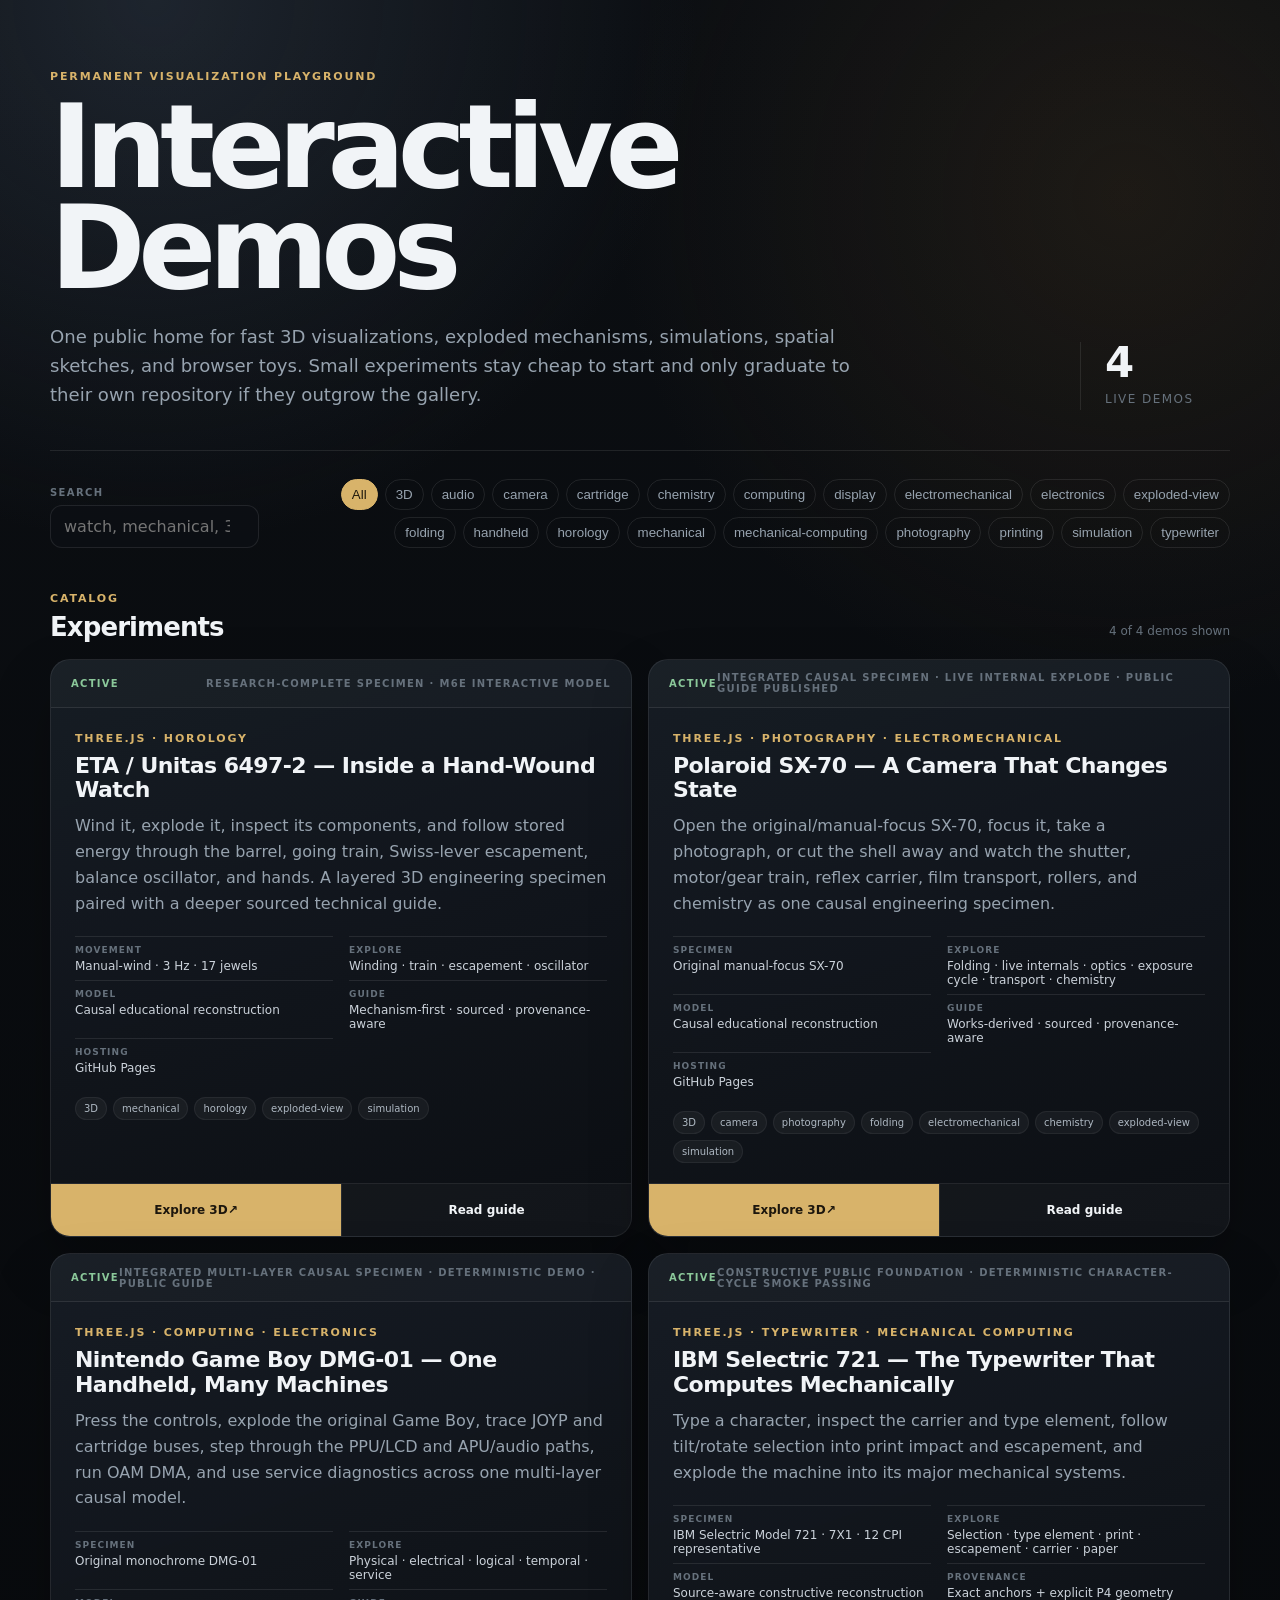
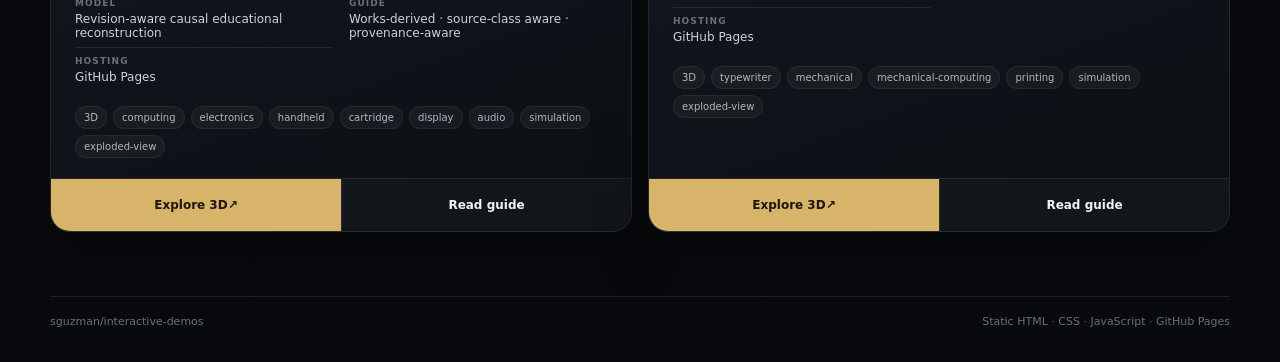
<file: index.html>
<!doctype html>
<html lang="en">
<head>
  <meta charset="UTF-8" />
  <meta name="viewport" content="width=device-width, initial-scale=1.0" />
  <meta name="description" content="A permanent gallery of interactive 3D visualizations, simulations, and browser experiments." />
  <title>Interactive Demos</title>
  <link rel="stylesheet" href="./gallery.css" />
</head>
<body>
  <main class="shell">
    <header class="hero">
      <div class="eyebrow">PERMANENT VISUALIZATION PLAYGROUND</div>
      <div class="hero-row">
        <div>
          <h1>Interactive Demos</h1>
          <p class="lede">
            One public home for fast 3D visualizations, exploded mechanisms, simulations,
            spatial sketches, and browser toys. Small experiments stay cheap to start and
            only graduate to their own repository if they outgrow the gallery.
          </p>
        </div>
        <div class="hero-stat" aria-label="gallery purpose">
          <strong id="demoCount">—</strong>
          <span>live demos</span>
        </div>
      </div>
    </header>

    <section class="toolbar" aria-label="Gallery controls">
      <label class="search-box">
        <span>Search</span>
        <input id="search" type="search" placeholder="watch, mechanical, 3D…" autocomplete="off" />
      </label>
      <div id="tagFilters" class="tag-filters" aria-label="Tag filters"></div>
    </section>

    <section>
      <div class="section-heading">
        <div>
          <div class="eyebrow">CATALOG</div>
          <h2>Experiments</h2>
        </div>
        <p id="resultSummary">Loading gallery manifest…</p>
      </div>
      <div id="gallery" class="grid" aria-live="polite"></div>
      <div id="emptyState" class="empty" hidden>No demos match that filter.</div>
    </section>

    <footer>
      <span>sguzman/interactive-demos</span>
      <span>Static HTML · CSS · JavaScript · GitHub Pages</span>
    </footer>
  </main>

  <template id="cardTemplate">
    <article class="card">
      <div class="card-topline">
        <span class="status"></span>
        <span class="maturity"></span>
      </div>
      <div class="card-body">
        <div class="eyebrow kind"></div>
        <h3></h3>
        <p class="summary"></p>
        <dl class="facts"></dl>
        <div class="tags"></div>
      </div>
      <div class="card-actions">
        <a class="primary launch">Explore 3D <span aria-hidden="true">↗</span></a>
        <a class="secondary docs">Read guide</a>
      </div>
    </article>
  </template>

  <script type="module" src="./gallery.js"></script>
</body>
</html>
</file>
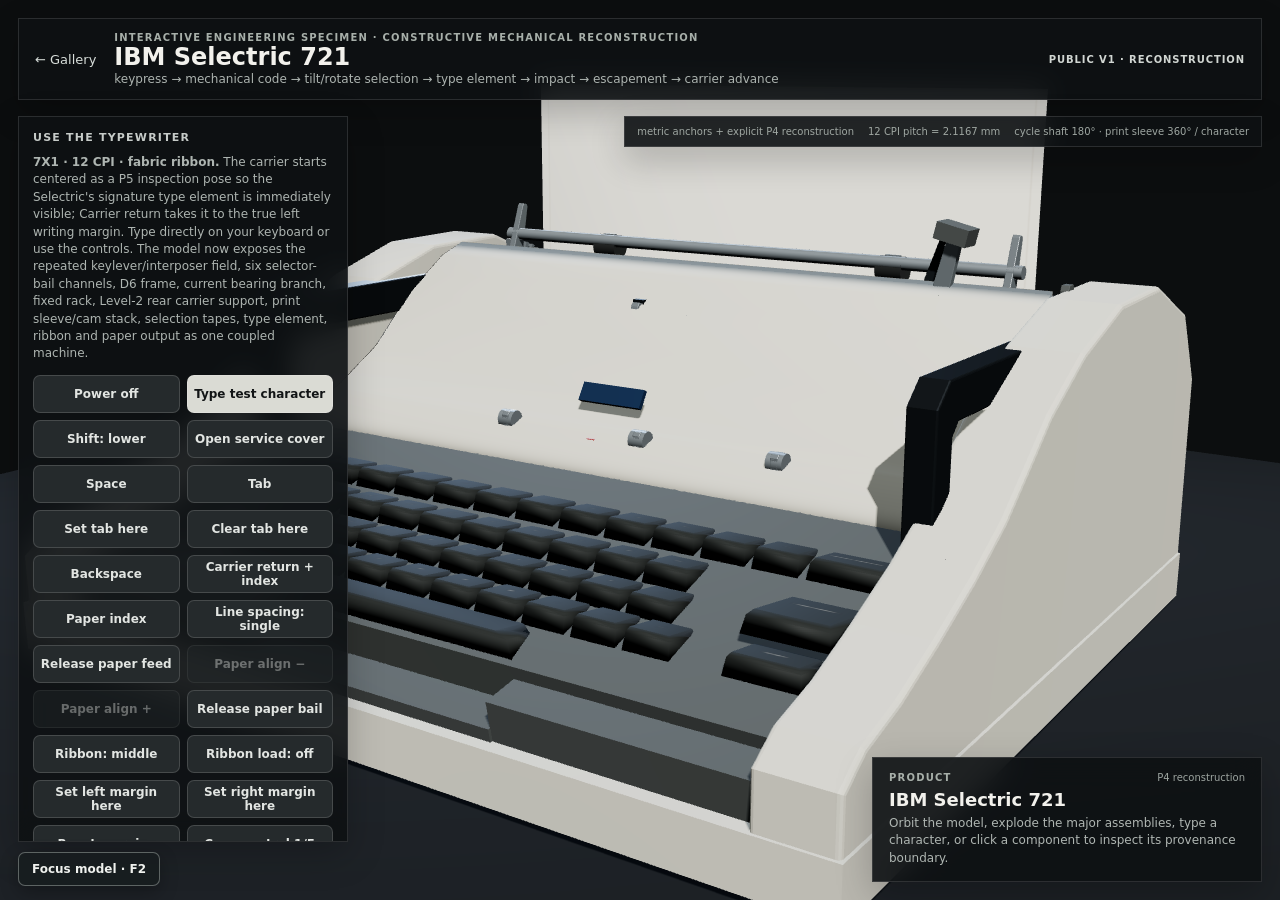
<file: ibm-selectric-721/index.html>
<!doctype html>
<html lang="en">
<head>
  <meta charset="UTF-8" />
  <meta name="viewport" content="width=device-width, initial-scale=1.0" />
  <meta name="description" content="Interactive constructive engineering reconstruction of an IBM Selectric Model 721 typewriter." />
  <title>IBM Selectric 721 — Interactive Engineering Specimen</title>
  <link rel="stylesheet" href="./style.css" />
  <script type="importmap">
  {"imports":{"three":"../vendor/three/three.module.min.js","three/addons/":"../vendor/three/addons/"}}
  </script>
</head>
<body>
<div id="app">
  <canvas id="scene"></canvas>
  <button id="focusToggle" class="focus-toggle" type="button" aria-pressed="false" aria-keyshortcuts="F2" title="Hide or restore inspection panels (F2)">Focus model · F2</button>

  <header class="topbar panel">
    <a class="gallery-link" href="../">← Gallery</a>
    <div class="identity">
      <div class="eyebrow">INTERACTIVE ENGINEERING SPECIMEN · CONSTRUCTIVE MECHANICAL RECONSTRUCTION</div>
      <h1>IBM Selectric 721</h1>
      <p>keypress → mechanical code → tilt/rotate selection → type element → impact → escapement → carrier advance</p>
    </div>
    <span class="status">PUBLIC V1 · RECONSTRUCTION</span>
  </header>

  <aside class="controls panel" aria-label="Selectric controls">
    <section>
      <div class="section-title">Use the typewriter</div>
      <p class="intro"><strong>7X1 · 12 CPI · fabric ribbon.</strong> The carrier starts centered as a P5 inspection pose so the Selectric's signature type element is immediately visible; Carrier return takes it to the true left writing margin. Type directly on your keyboard or use the controls. The model now exposes the repeated keylever/interposer field, six selector-bail channels, D6 frame, current bearing branch, fixed rack, Level-2 rear carrier support, print sleeve/cam stack, selection tapes, type element, ribbon and paper output as one coupled machine.</p>
      <div class="action-grid">
        <button id="powerBtn" class="secondary">Power off</button>
        <button id="typeBtn">Type test character</button>
        <button id="shiftBtn" class="secondary">Shift: lower</button>
        <button id="coverBtn" class="secondary">Open service cover</button>
        <button id="spaceBtn" class="secondary">Space</button>
        <button id="tabBtn" class="secondary">Tab</button>
        <button id="tabSetBtn" class="secondary">Set tab here</button>
        <button id="tabClearBtn" class="secondary">Clear tab here</button>
        <button id="backspaceBtn" class="secondary">Backspace</button>
        <button id="returnBtn" class="secondary">Carrier return + index</button>
        <button id="indexBtn" class="secondary">Paper index</button>
        <button id="lineSpacingBtn" class="secondary">Line spacing: single</button>
        <button id="paperReleaseBtn" class="secondary">Release paper feed</button>
        <button id="paperAlignBackBtn" class="secondary" disabled>Paper align −</button>
        <button id="paperAlignForwardBtn" class="secondary" disabled>Paper align +</button>
        <button id="paperBailBtn" class="secondary">Release paper bail</button>
        <button id="ribbonModeBtn" class="secondary">Ribbon: middle</button>
        <button id="ribbonLoadBtn" class="secondary">Ribbon load: off</button>
        <button id="marginLeftBtn" class="secondary">Set left margin here</button>
        <button id="marginRightBtn" class="secondary">Set right margin here</button>
        <button id="marginResetBtn" class="secondary">Reset margins</button>
        <button id="copyControlBtn" class="secondary">Copy control 1/5</button>
        <button id="platenVariableBtn" class="secondary">Free platen variable</button>
        <button id="platenBackBtn" class="secondary" disabled>Manual platen −</button>
        <button id="platenForwardBtn" class="secondary" disabled>Manual platen +</button>
        <button id="resetBtn" class="secondary">Reset</button>
      </div>

      <label class="range-row" for="explode"><span>Exploded inspection</span><output id="explodeValue">0%</output></label>
      <input id="explode" type="range" min="0" max="100" value="0" />

      <label class="range-row" for="bailLeft"><span>Left bail roller · P5 travel</span><output id="bailLeftValue">40%</output></label>
      <input id="bailLeft" type="range" min="0" max="100" value="40" />
      <label class="range-row" for="bailRight"><span>Right bail roller · P5 travel</span><output id="bailRightValue">40%</output></label>
      <input id="bailRight" type="range" min="0" max="100" value="40" />

      <div class="state-grid">
        <div><span>Power</span><output id="powerState">RUNNING</output></div>
        <div><span>Carrier</span><output id="carrierState">—</output></div>
        <div><span>Cycle</span><output id="cycleState">C0_REST</output></div>
        <div><span>Selection</span><output id="selectionState">T0 · R0</output></div>
        <div><span>Shift</span><output id="shiftState">LOWER HEMISPHERE</output></div>
        <div><span>Ribbon lift</span><output id="ribbonState">0%</output></div>
        <div><span>Ribbon mode</span><output id="ribbonModeState">MIDDLE</output></div>
        <div><span>Ribbon load</span><output id="ribbonLoadState">OFF</output></div>
        <div><span>Margins L / R</span><output id="marginState">0 / 0 COL</output></div>
        <div><span>Tab stops</span><output id="tabStopsState">12</output></div>
        <div><span>Paper feed</span><output id="feedState">ENGAGED</output></div>
        <div><span>Paper bail</span><output id="paperBailState">AGAINST PLATEN</output></div>
        <div><span>Copy control</span><output id="copyControlState">1 / 5</output></div>
        <div><span>Platen variable</span><output id="platenVariableState">COUPLED</output></div>
        <div><span>Line spacing</span><output id="lineSpacingState">SINGLE · 1 TOOTH</output></div>
        <div><span>Line</span><output id="lineState">0</output></div>
        <div><span>Character</span><output id="characterState">a</output></div>
        <div><span>6-channel code</span><output id="codeState">000000</output></div>
      </div>

      <div class="section-title sub">Inspection view</div>
      <div class="view-grid">
        <button class="secondary active" data-view="product">Product</button>
        <button class="secondary" data-view="carrier">Carrier / typeball</button>
        <button class="secondary" data-view="selection">Selection</button>
        <button class="secondary" data-view="ribbon">Ribbon / print</button>
        <button class="secondary" data-view="paper">Paper / platen</button>
        <button class="secondary" data-view="rack">Rack / support</button>
        <button class="secondary" data-view="power">Powerframe</button>
      </div>

      <div class="section-title sub">Deterministic reference views</div>
      <p class="note">Repeatable P5 inspection cameras; not measured Q1/Q4 photographic optics.</p>
      <div class="view-grid">
        <button class="secondary" data-view="front">Front</button>
        <button class="secondary" data-view="rear">Rear</button>
        <button class="secondary" data-view="left">Left</button>
        <button class="secondary" data-view="right">Right</button>
        <button class="secondary" data-view="top">Top oblique</button>
        <button class="secondary" data-view="keyboard">Keyboard close-up</button>
      </div>

      <div class="section-title sub">Unpromoted surface research</div>
      <p class="note">Optional smooth side-cheek comparison. P4 station values unchanged; source-matched geometry and rear seam still unresolved.</p>
      <button id="cheekSmoothingPreviewBtn" class="secondary" type="button" aria-pressed="false">Preview smooth cheeks: off</button>

      <details id="engineeringNotes" class="engineering-notes">
        <summary>Engineering notes and unresolved geometry</summary>
      <p class="note"><strong>Power note:</strong> the operational shaft receives a deliberately slowed P5 continuous-motion presentation while powered. The visible motor-to-cycle positive-drive belt now follows a P4 external-tangent solve between the reconstructed 8T/29T pitch circles. Four small P5 motion markers travel around that solved loop from motor pitch-circle motion so belt transport is visible without inventing a tooth pitch; exact belt pitch and absolute pulley diameters remain unresolved. Power-off blocks ordinary character and powered operational actions rather than merely freezing the display.</p>
      <p class="note"><strong>Cover note:</strong> the hinged service-cover motion is a P5 presentation path kept separate from exploded inspection and from the live mechanical state. Opening it exposes the carrier/type-element region without moving the frame.</p>
      <p class="note"><strong>Paper-path note:</strong> paper release rotates a common actuating shaft and moves the front and rear feed-roll banks together into a latched release state. While released, the two public paper-align buttons reposition the sheet independently of platen/ratchet and feed-roll phase; each button uses a deliberately P5 2 mm inspection increment, not a claimed factory detent. The paper bail is independently modeled as a two-stable-state toggle with two laterally adjustable rollers; each public roller slider demonstrates independent lateral adjustment while keeping its exact travel explicitly P5 because the factory travel range is unresolved. Copy control has five discrete settings: setting 1 is IBM's forward/normal reference, while settings 2–5 move the platen plus the entire paper-feed carriage rearward using explicitly P5 display offsets because the factory offsets are unresolved. A visible five-marker detent arc now makes those discrete states inspectable; its lever angles and marker geometry are also explicitly P5. The two eccentric collar cues are parented to the copy-control shaft rotor so they visibly rotate with the same selector state instead of remaining static. The line-spacing selector changes an index operation from one to two teeth of the active 27-tooth representative ratchet. The visible output sheet now meets a dedicated P4 platen-wrap surface so the paper path reaches the print region instead of reading as a disconnected flat billboard; the exact hidden wrap/contact arc remains unresolved. Typed marks are placed in paper-local vertical coordinates from the live sheet advance, so single/double indexing and manual sheet alignment affect the printed record without relying on a fixed logical-line pixel jump; the browser texture scale itself remains P5. Physical sheet advance follows P2 platen arc length from the 18.1864 mm radius and ratchet angle while the feed rolls are engaged; the detailed pawl-stroke amplitude remains P5 while the one-vs-two-tooth function is source-backed. Platen variable is a separate coupling state: when free, the manual-platen buttons rotate the platen without the ratchet; visible P5 phase cues on both platen knobs follow the physical platen so that decoupling is inspectable, and the resulting phase offset persists when the variable is re-coupled. Each public manual button step is a P5 one-ratchet-tooth-equivalent angular increment for inspection convenience, not a claim about a factory manual detent.</p>
      <p class="note"><strong>Horizontal-motion note:</strong> the IBM 1124073 tab-stop bar is now live: startup uses a clearly labeled P5 every-eight-column stop pattern, but stops can be set or cleared at the current carrier column and Tab searches the active stop set before falling through to the right margin. Tab propulsion remains mainspring-driven with the operational-shaft governor modeled as non-propulsive. The IBM 1164743 margin-rack stops are movable on the same 12-CPI pitch: the public controls now set either stop at the current carrier column or reset both to the full writing line, carrier return terminates at the live left stop, and ordinary rightward motion is bounded by the live right stop with a modeled line-lock state. A spacebar request made while a character cycle still owns the shared escapement trigger is stored behind the modeled filter-shaft interlock and released after the character's escapement completes. Exact tab set/clear linkage and margin-release actuator detail remain unresolved.</p>
      <p class="note"><strong>Ribbon note:</strong> the new-style fabric ribbon exposes the four documented print states (stencil / low / middle / high), plus a distinct threading/load pose above the high print position. The carrier-local lift guides and their bridge now travel with the live ribbon path, so the ribbon no longer appears to float through static guide hardware during lift/load motion. Stencil centers the feed pawl/checking state, suppresses ribbon feed, and keeps the ribbon out of the print point: the type element still completes its impact, but the browser paper record receives no ink mark in stencil mode. Ordinary fabric feed is bidirectional and auto-reverses through an animated source-ordered sequence: the exhausted-side trigger moves, the feed/reverse plate pivots, and the pawl/checking state transfers to the opposite ratchet before direction changes. The visible supply/take-up roll radii now transfer with that direction; the fullness/capacity range is deliberately compressed P5 rather than a physical ribbon-length claim. Exact lift/load heights, total ribbon length and ratchet geometry remain unresolved, so the relative lift heights and compressed spool-end threshold are explicitly P5 presentation values rather than factory dimensions.</p>
      <p class="note"><strong>Print-clearance note:</strong> runtime diagnostics solve the selected structural slug face in world space and compare it against the platen's front surface along the print-facing axis. This is a P4 geometry sanity check intended to catch implausible visual interpenetration during rocker motion; the source-backed service-clearance envelope remains separately reported, and a small free-flight compression region can include paper/ribbon rather than representing hidden metal overlap.</p>
      <p class="note"><strong>Selection note:</strong> keyboard characters use a deterministic P5 assignment to 44 base tilt/rotate positions paired across the two shift hemispheres. Lower/upper letter pairs therefore share tilt/rotate coordinates and differ by the independent 180° shift state. The six displayed code bits are the modeled T1, T2, R1, R2, R2A and five-unit selection inputs. The visible type element now rotates on its own four-band × 22-slot P4 structural lattice, with the 180° shift selecting the opposite 11-slot hemisphere and a P4 180° base orientation that points the selected face toward the platen side of the reconstruction; this is still not a claim about one exact factory keyboard/typeball glyph layout.</p>
      <p class="note">Exact factory geometry is not claimed for unresolved hidden sections. P4 parts preserve the active branch, known dimensions, service topology and mechanical relationships while the reconstruction is refined.</p>
      </details>
    </section>
  </aside>

  <aside class="inspector panel">
    <div class="inspector-topline">
      <div class="eyebrow" id="partCategory">PRODUCT</div>
      <span class="provenance" id="partProvenance">P4 reconstruction</span>
    </div>
    <h2 id="partName">IBM Selectric 721</h2>
    <p id="partDescription">Orbit the model, explode the major assemblies, type a character, or click a component to inspect its provenance boundary.</p>
  </aside>

  <div class="legend panel">
    <span>metric anchors + explicit P4 reconstruction</span>
    <span>12 CPI pitch = 2.1167 mm</span>
    <span>cycle shaft 180° · print sleeve 360° / character</span>
  </div>

  <div id="loading">Building Selectric geometry…</div>
</div>
<script type="module" src="./main.js"></script>
</body>
</html>
</file>
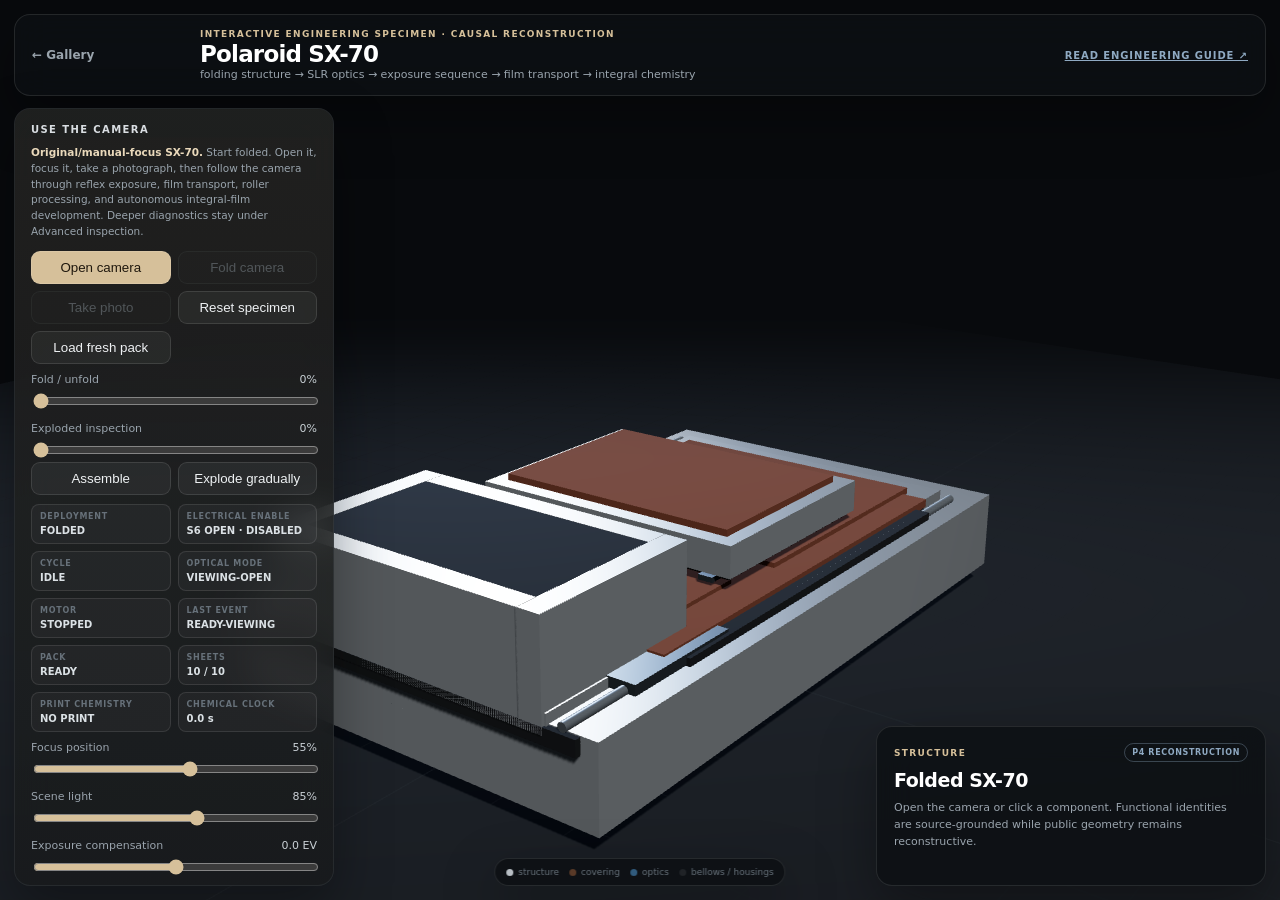
<file: sx70/index.html>
<!doctype html>
<html lang="en">
<head>
  <meta charset="UTF-8" />
  <meta name="viewport" content="width=device-width, initial-scale=1.0" />
  <meta name="description" content="Interactive engineering reconstruction of the original manual-focus Polaroid SX-70 folding SLR." />
  <title>Polaroid SX-70 — Interactive Engineering Specimen</title>
  <link rel="stylesheet" href="./style.css" />
  <script type="importmap">
  {"imports":{"three":"../vendor/three/three.module.min.js","three/addons/":"../vendor/three/addons/"}}
  </script>
</head>
<body>
<div id="app">
  <canvas id="scene"></canvas>

  <header class="topbar panel">
    <a class="gallery-link" href="../">← Gallery</a>
    <div class="identity">
      <div class="eyebrow">INTERACTIVE ENGINEERING SPECIMEN · CAUSAL RECONSTRUCTION</div>
      <h1>Polaroid SX-70</h1>
      <p>folding structure → SLR optics → exposure sequence → film transport → integral chemistry</p>
    </div>
    <a class="guide-status" href="../docs/polaroid-sx-70.html" title="Open the Works-derived public technical guide">
      Read engineering guide ↗
    </a>
  </header>

  <aside class="controls panel" aria-label="SX-70 controls">
    <section class="basic-controls">
      <div class="section-title">Use the camera</div>
      <p class="basic-intro">
        <strong>Original/manual-focus SX-70.</strong> Start folded. Open it, focus it, take a
        photograph, then follow the camera through reflex exposure, film transport, roller
        processing, and autonomous integral-film development. Deeper diagnostics stay under
        Advanced inspection.
      </p>

      <div class="basic-action-grid">
        <button id="openBtn">Open camera</button>
        <button id="foldBtn" class="secondary">Fold camera</button>
        <button id="takePhotoBtn" class="secondary" disabled>Take photo</button>
        <button id="resetBtn" class="secondary">Reset specimen</button>
        <button id="loadPackBtn" class="secondary">Load fresh pack</button>
      </div>

      <label class="range-row" for="deployment">
        <span>Fold / unfold</span>
        <output id="deploymentValue">0%</output>
      </label>
      <input id="deployment" type="range" min="0" max="100" value="0" aria-label="Fold or unfold the SX-70" />

      <label class="range-row" for="explode">
        <span>Exploded inspection</span>
        <output id="explodeValue">0%</output>
      </label>
      <input id="explode" type="range" min="0" max="100" value="0" />
      <div class="button-row">
        <button id="assembleBtn" class="secondary">Assemble</button>
        <button id="explodeBtn" class="secondary">Explode gradually</button>
      </div>

      <div class="state-grid">
        <div class="state-card"><span>Deployment</span><output id="deploymentState">FOLDED</output></div>
        <div class="state-card"><span>Electrical enable</span><output id="powerState">S6 OPEN · DISABLED</output></div>
        <div class="state-card"><span>Cycle</span><output id="cycleState">IDLE</output></div>
        <div class="state-card"><span>Optical mode</span><output id="opticalState">VIEWING</output></div>
        <div class="state-card"><span>Motor</span><output id="motorState">STOPPED</output></div>
        <div class="state-card"><span>Last event</span><output id="lastEventState">READY</output></div>
        <div class="state-card"><span>Pack</span><output id="packState">READY</output></div>
        <div class="state-card"><span>Sheets</span><output id="sheetState">10 / 10</output></div>
        <div class="state-card"><span>Print chemistry</span><output id="chemistryState">NO PRINT</output></div>
        <div class="state-card"><span>Chemical clock</span><output id="chemistryClock">0.0 s</output></div>
      </div>

      <label class="range-row" for="focus">
        <span>Focus position</span>
        <output id="focusValue">55%</output>
      </label>
      <input id="focus" type="range" min="0" max="100" value="55" />

      <label class="range-row" for="sceneLight">
        <span>Scene light</span>
        <output id="sceneLightValue">85%</output>
      </label>
      <input id="sceneLight" type="range" min="10" max="140" value="85" />

      <label class="range-row" for="exposureComp">
        <span>Exposure compensation</span>
        <output id="exposureCompValue">0.0 EV</output>
      </label>
      <input id="exposureComp" type="range" min="-10" max="10" value="0" />

      <div class="view-grid">
        <button class="secondary active" data-view="overview">Overview</button>
        <button class="secondary" data-view="folding">Folding</button>
        <button class="secondary" data-view="internals">Internals</button>
        <button class="secondary" data-view="frontStandard">Front standard</button>
        <button class="secondary" data-view="viewing">Viewing optics</button>
        <button class="secondary" data-view="exposure">Exposure optics</button>
        <button class="secondary" data-view="sequence">Exposure sequence</button>
        <button class="secondary" data-view="transport">Film transport</button>
        <button class="secondary" data-view="chemistry">Film chemistry</button>
      </div>

      <button id="advancedToggleBtn" class="secondary wide" type="button" aria-expanded="false">Advanced inspection ▾</button>
      <div class="note">
        <strong>Internals</strong> opens a hierarchical cutaway/exploded inspection: the shell
        separates from the live mechanism, and deep explosion also peels apart the front standard
        so the lens, shutter chamber, metering relation, controls and actuator region can be read
        as subassemblies instead of one opaque block. Deployment and explosion are independent.
        Exact hidden-part placement remains P4/P5 reconstruction where production coordinates are
        not documented.
      </div>
    </section>

    <section class="advanced-section">
      <div class="section-title">Exposure-cycle state</div>
      <dl class="compact-facts">
        <div><dt>S1</dt><dd id="s1State">open</dd></div>
        <div><dt>S3</dt><dd id="s3State">closed</dd></div>
        <div><dt>S4</dt><dd id="s4State">viewing/open-state</dd></div>
        <div><dt>S5</dt><dd id="s5State">reset</dd></div>
        <div><dt>Shutter</dt><dd id="shutterState">open</dd></div>
        <div><dt>Reflex</dt><dd id="reflexState">viewing seated</dd></div>
        <div><dt>Integrator</dt><dd id="integratorState">0%</dd></div>
        <div><dt>Y delay</dt><dd>40 ± 5 ms · sourced</dd></div>
      </dl>
      <p class="note">
        Transition order follows the canonical Engineering state machine. Unresolved motor,
        cam, and shutter timings are slowed into P5 presentation time for inspection.
      </p>
    </section>

    <section class="advanced-section">
      <div class="section-title">Film-pack / transport state</div>
      <dl class="compact-facts">
        <div><dt>Battery</dt><dd id="batteryState">healthy presentation</dd></div>
        <div><dt>Counter</dt><dd id="counterState">10</dd></div>
        <div><dt>Pick</dt><dd id="pickState">home</dd></div>
        <div><dt>Rollers</dt><dd id="rollerState">idle</dd></div>
        <div><dt>Dark slide</dt><dd id="darkSlideState">absent</dd></div>
        <div><dt>Platen</dt><dd id="platenState">0%</dd></div>
      </dl>
      <p class="note">
        The default pack is a P5 ready-state initialization. “Load fresh pack” deliberately runs
        the dark-slide cycle through the same pick/roller path without consuming one of the ten
        photographic sheets.
      </p>
    </section>

    <section class="advanced-section">
      <div class="section-title">Integral-film chemistry</div>
      <label class="range-row" for="chemistryTemperature">
        <span>Process temperature</span>
        <output id="chemistryTemperatureValue">22 °C</output>
      </label>
      <input id="chemistryTemperature" type="range" min="5" max="35" value="22" />
      <div class="button-row">
        <button id="chemistrySpeedBtn" class="secondary">Chemistry 1×</button>
        <button id="chemistryViewBtn" class="secondary">Inspect chemistry</button>
      </div>
      <dl class="compact-facts">
        <div><dt>pH field</dt><dd id="phState">0%</dd></div>
        <div><dt>Opacity</dt><dd id="opacityState">0%</dd></div>
        <div><dt>Dye transfer</dt><dd id="dyeTransferState">0%</dd></div>
        <div><dt>Neutralization</dt><dd id="neutralizationState">0%</dd></div>
        <div><dt>Receiver C</dt><dd id="receiverCState">0%</dd></div>
        <div><dt>Receiver M</dt><dd id="receiverMState">0%</dd></div>
        <div><dt>Receiver Y</dt><dd id="receiverYState">0%</dd></div>
        <div><dt>Rates</dt><dd>P5 normalized</dd></div>
      </dl>
      <p class="note">
        Chemistry has its own clock. 8× is a presentation fast-forward, not a claim that real
        SX-70 chemistry can be uniformly time-compressed. Temperature changes several normalized
        process rates together; it is not a calibrated physical model.
      </p>
    </section>

    <section class="advanced-section">
      <div class="section-title">Provenance boundary</div>
      <dl class="compact-facts">
        <div><dt>P0</dt><dd>primary / authoritative source</dd></div>
        <div><dt>P2</dt><dd>derived result</dd></div>
        <div><dt>P3</dt><dd>audited secondary</dd></div>
        <div><dt>P4</dt><dd>reconstruction</dd></div>
        <div><dt>P5</dt><dd>presentation</dd></div>
        <div><dt>Base scope</dt><dd>original manual-focus SX-70</dd></div>
        <div><dt>Excluded</dt><dd>Sonar autofocus unless labeled</dd></div>
        <div><dt>Geometry</dt><dd>P4 where production coordinates are unresolved</dd></div>
        <div><dt>Chemistry rates</dt><dd>P5 normalized, not proprietary kinetics</dd></div>
      </dl>
      <p class="note">
        Visual plausibility is not measurement. The public model is allowed to be useful before
        exact production geometry is known, but reconstructed values remain reconstructed.
      </p>
    </section>
  </aside>

  <aside class="inspector panel" id="inspector">
    <div class="inspector-topline">
      <div class="eyebrow" id="partCategory">STRUCTURE</div>
      <span class="provenance" id="partProvenance">P4 reconstruction</span>
    </div>
    <h2 id="partName">Folded SX-70</h2>
    <p id="partDescription">
      Open the camera, take a photograph, or choose a subsystem view. Click reconstructed
      components to inspect what is source-grounded, what is derived, and what remains P4/P5
      presentation geometry.
    </p>
  </aside>

  <div class="legend panel">
    <span><i class="dot chrome-dot"></i> structure</span>
    <span><i class="dot leather-dot"></i> covering</span>
    <span><i class="dot glass-dot"></i> optics</span>
    <span><i class="dot black-dot"></i> bellows / housings</span>
  </div>

  <div id="loading">Building constructive SX-70 geometry…</div>
</div>

<script type="module" src="./main.js"></script>
</body>
</html>
</file>
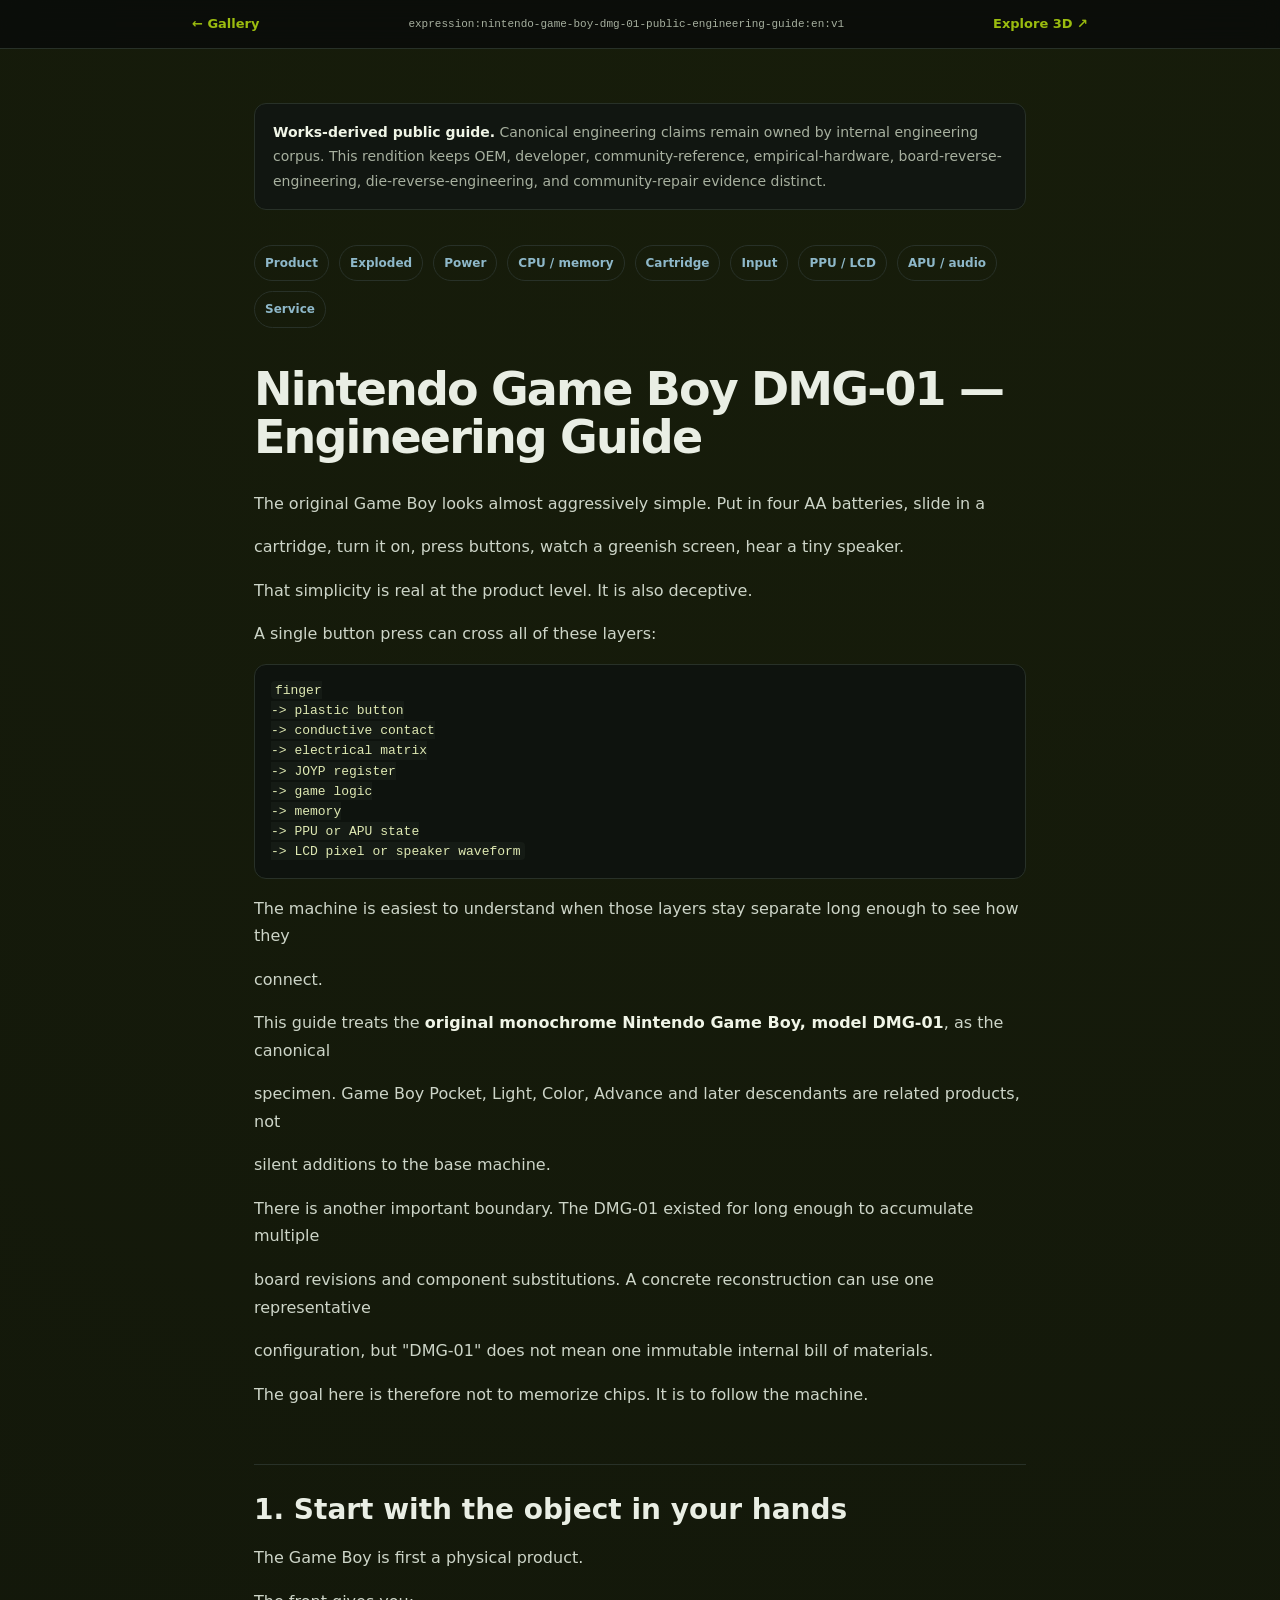
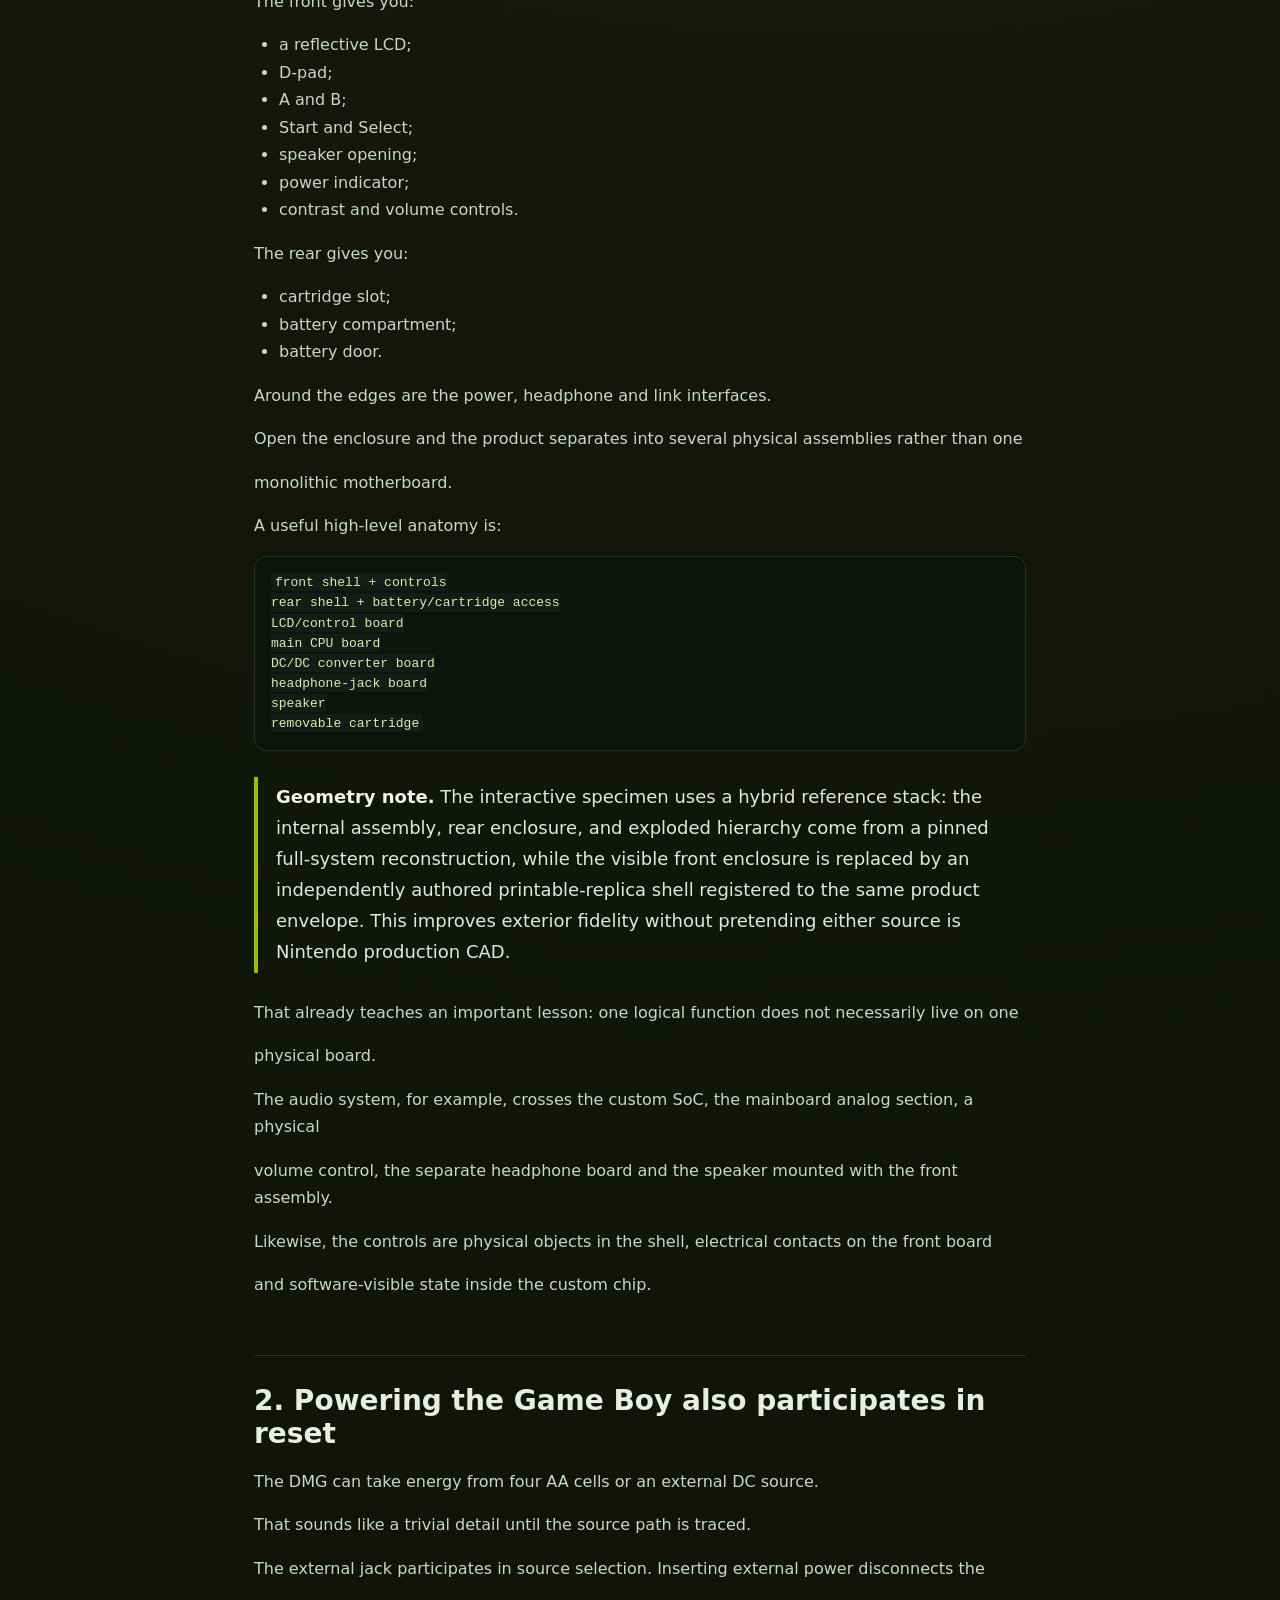
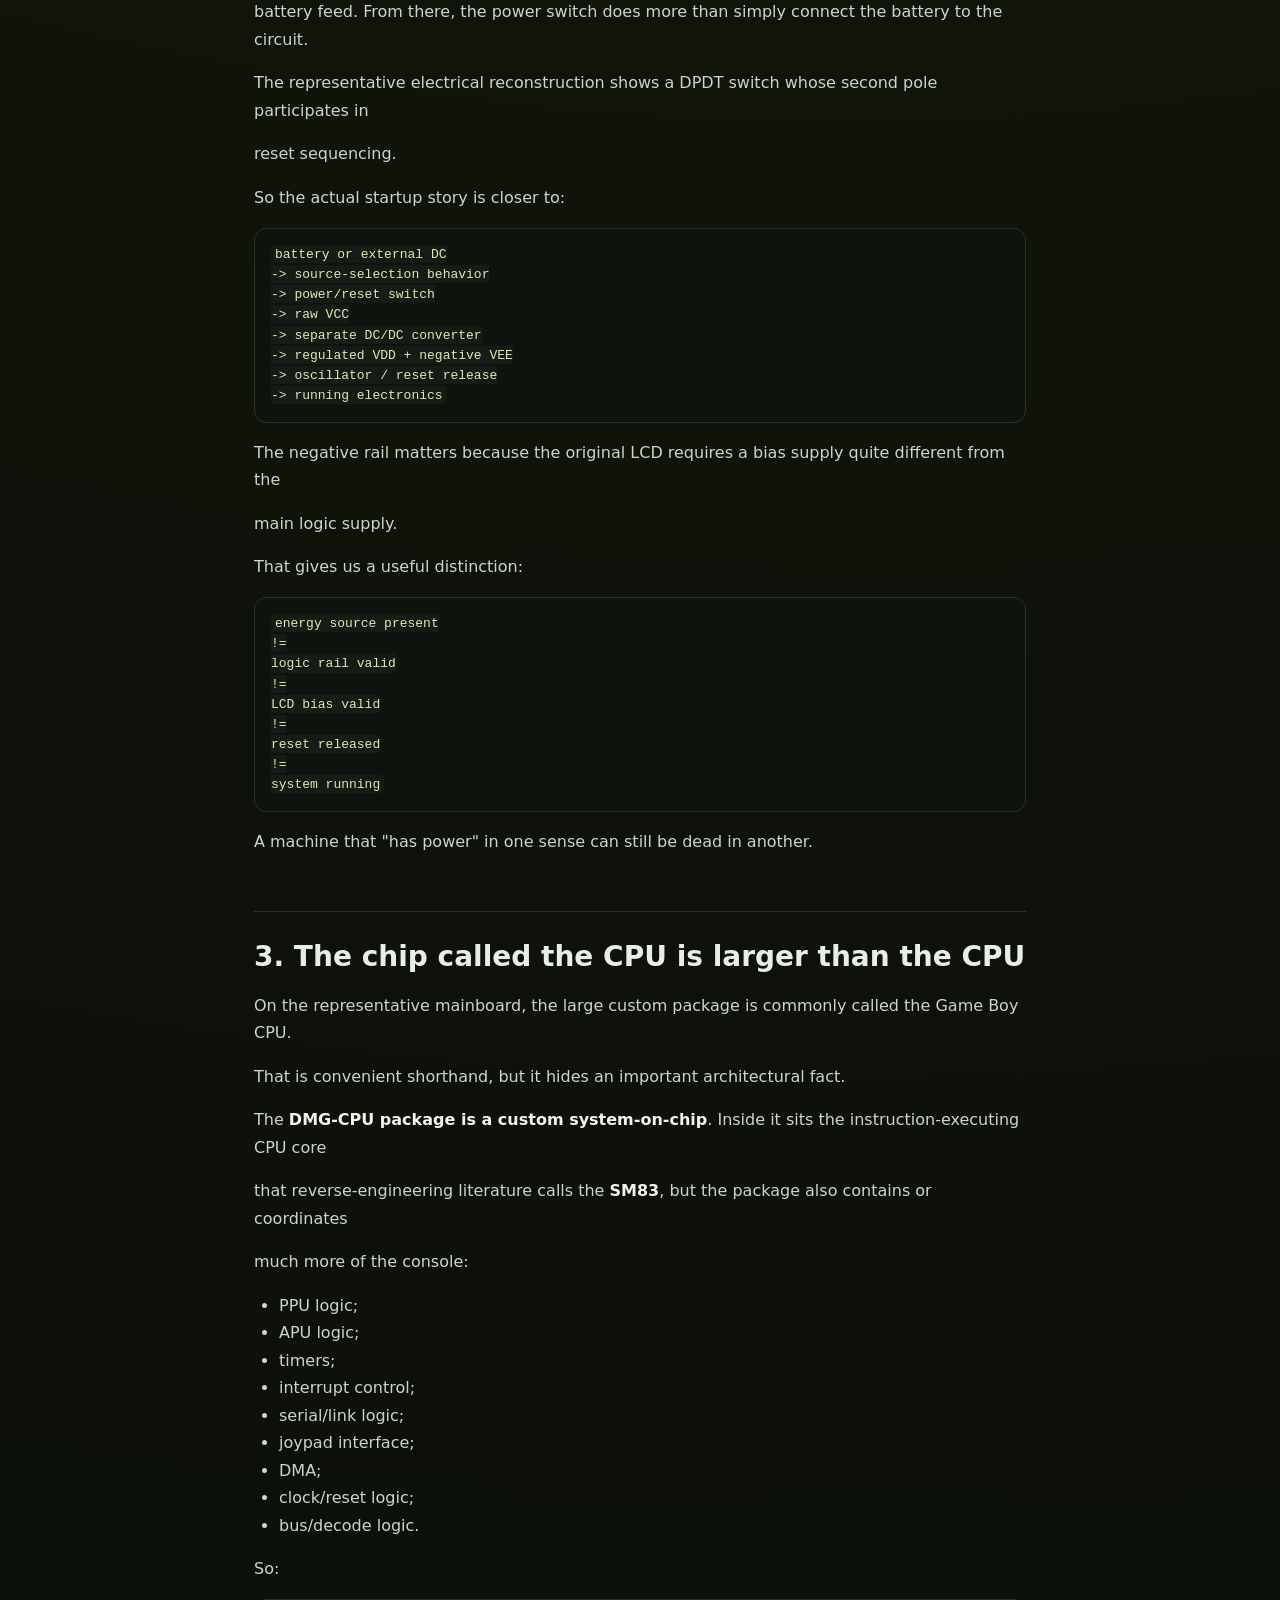
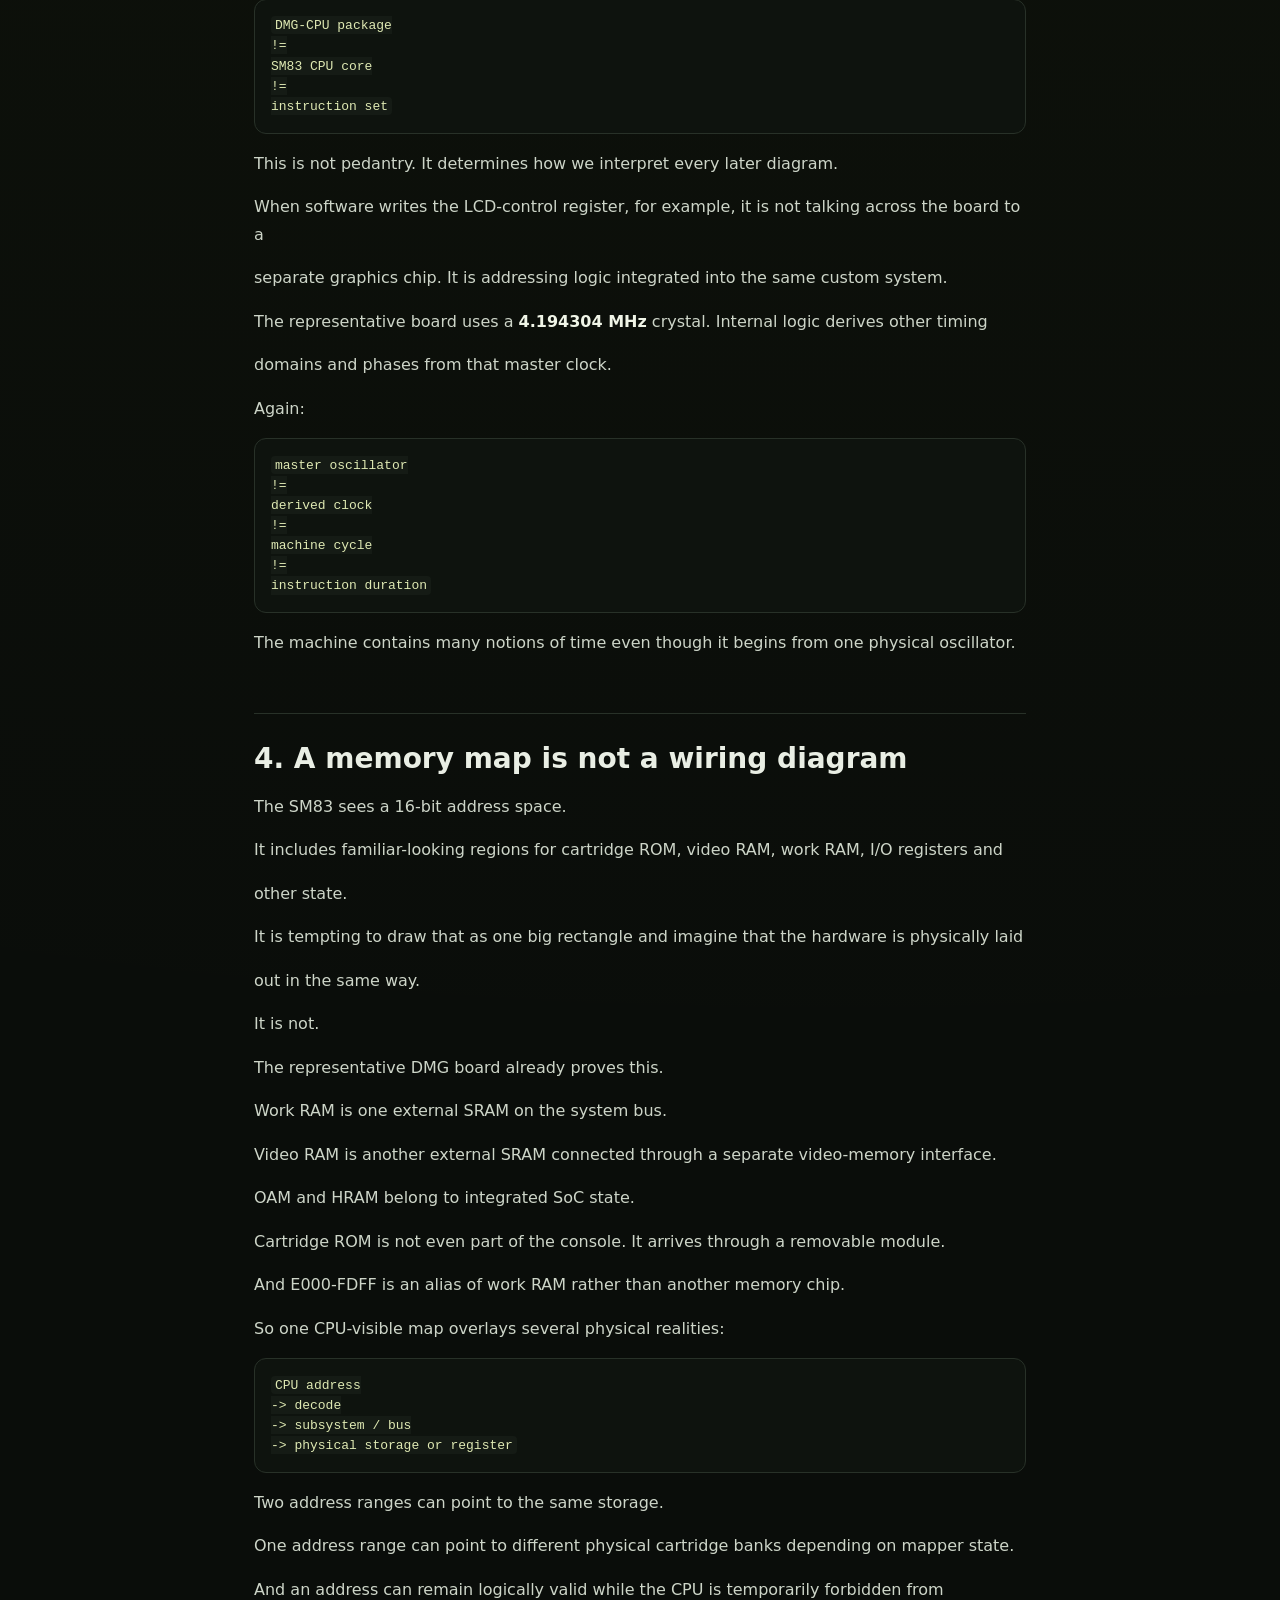
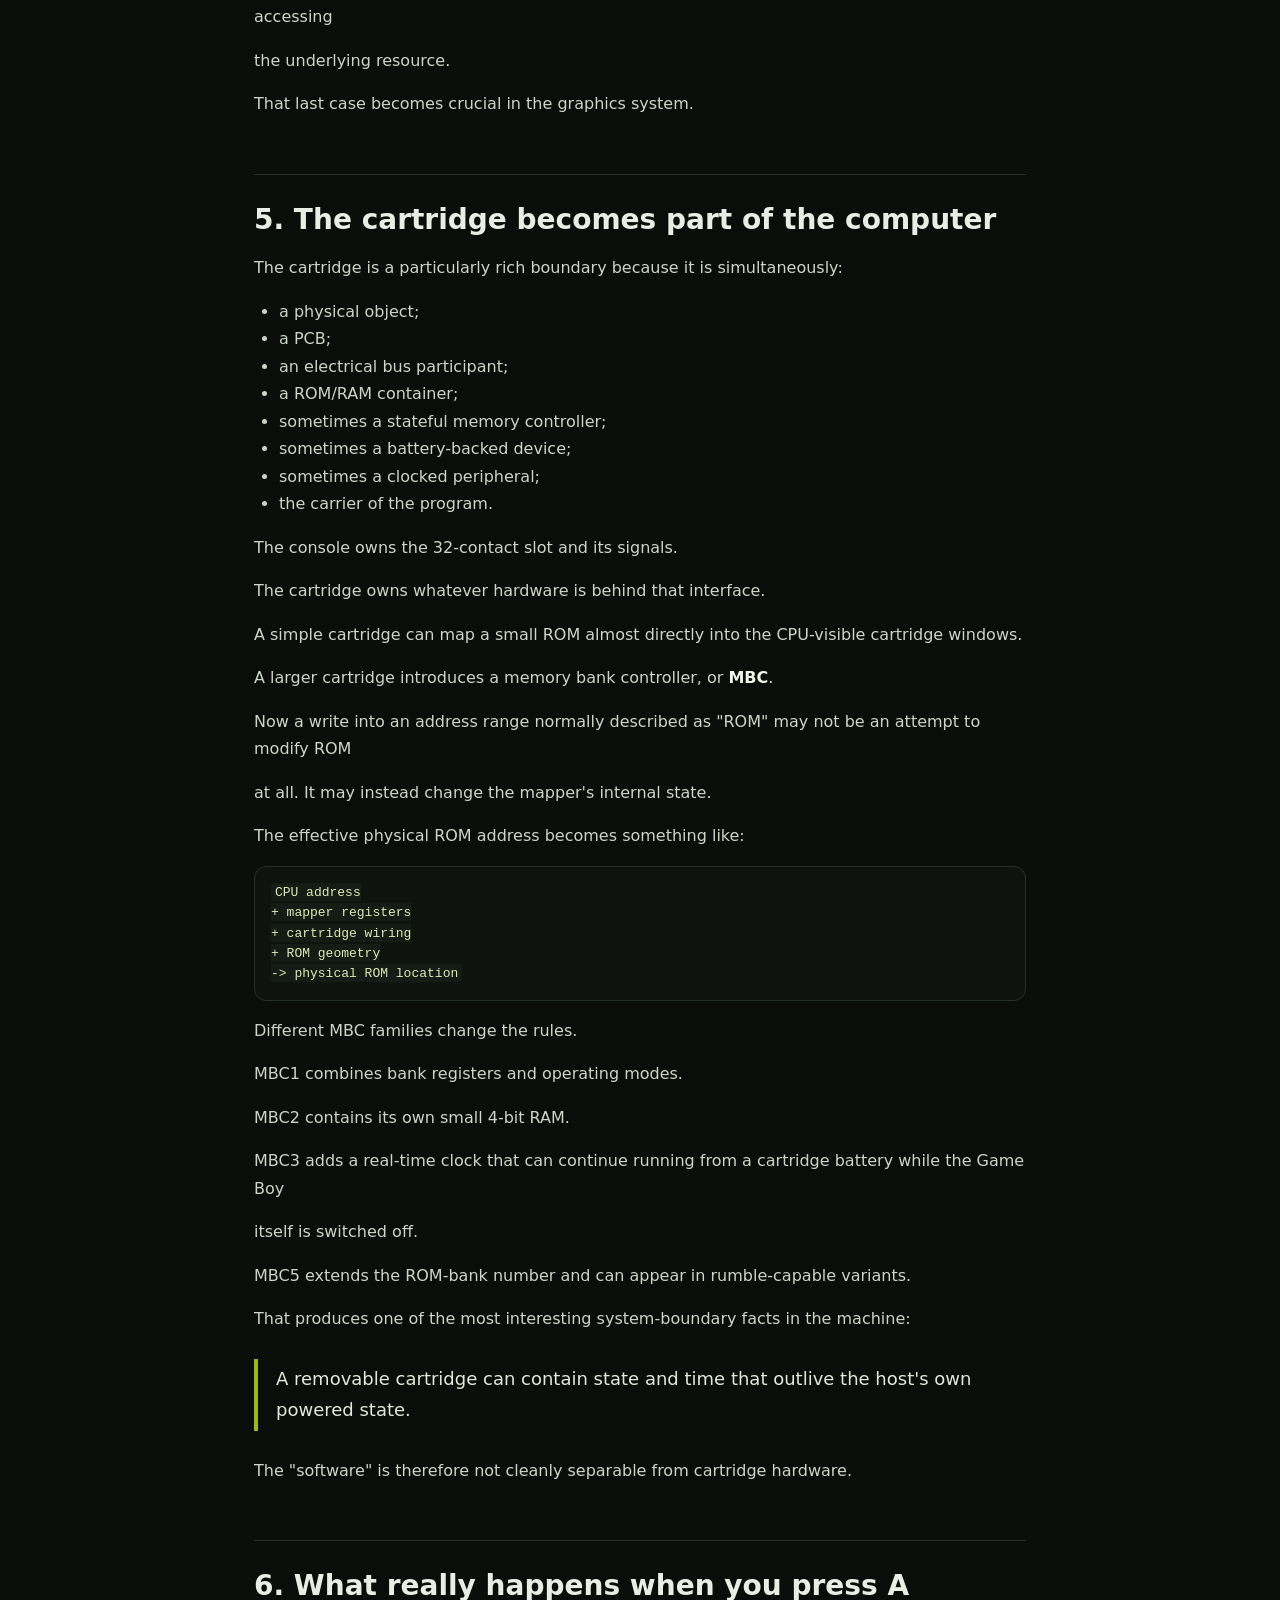
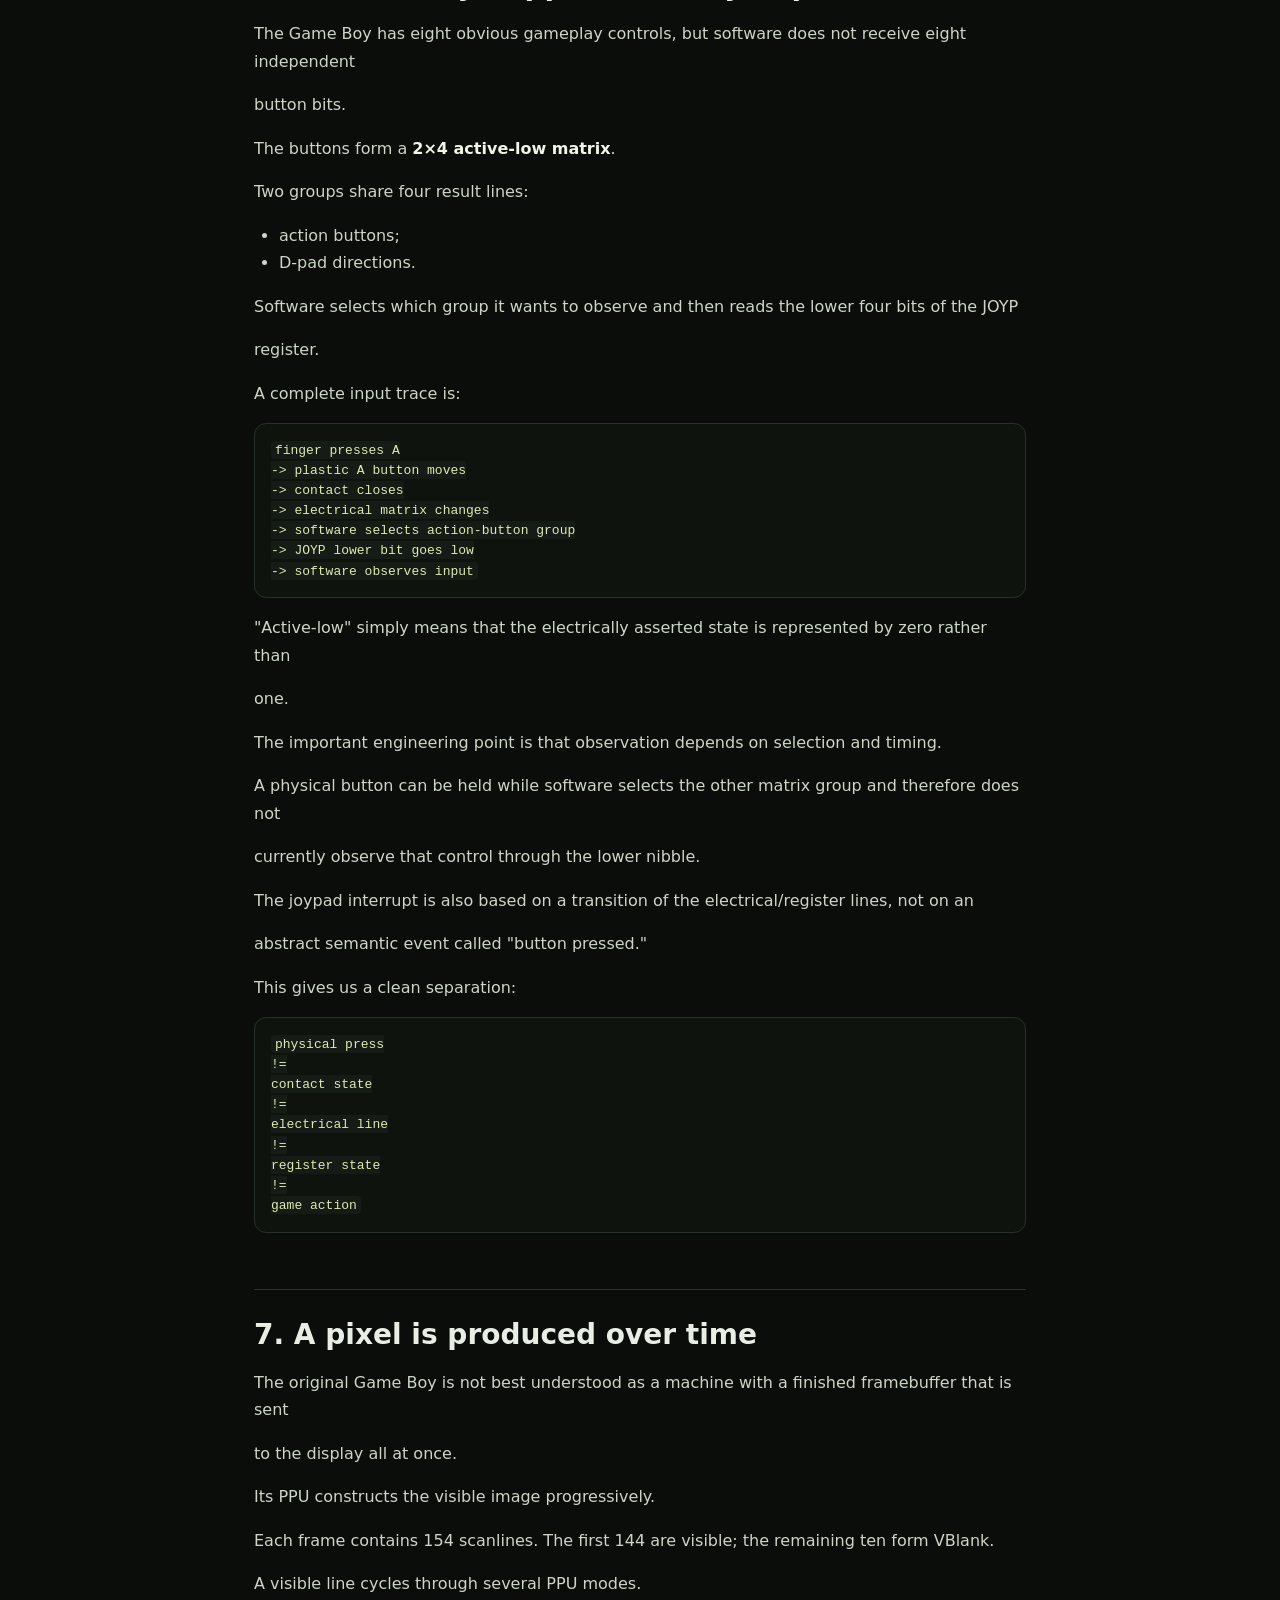
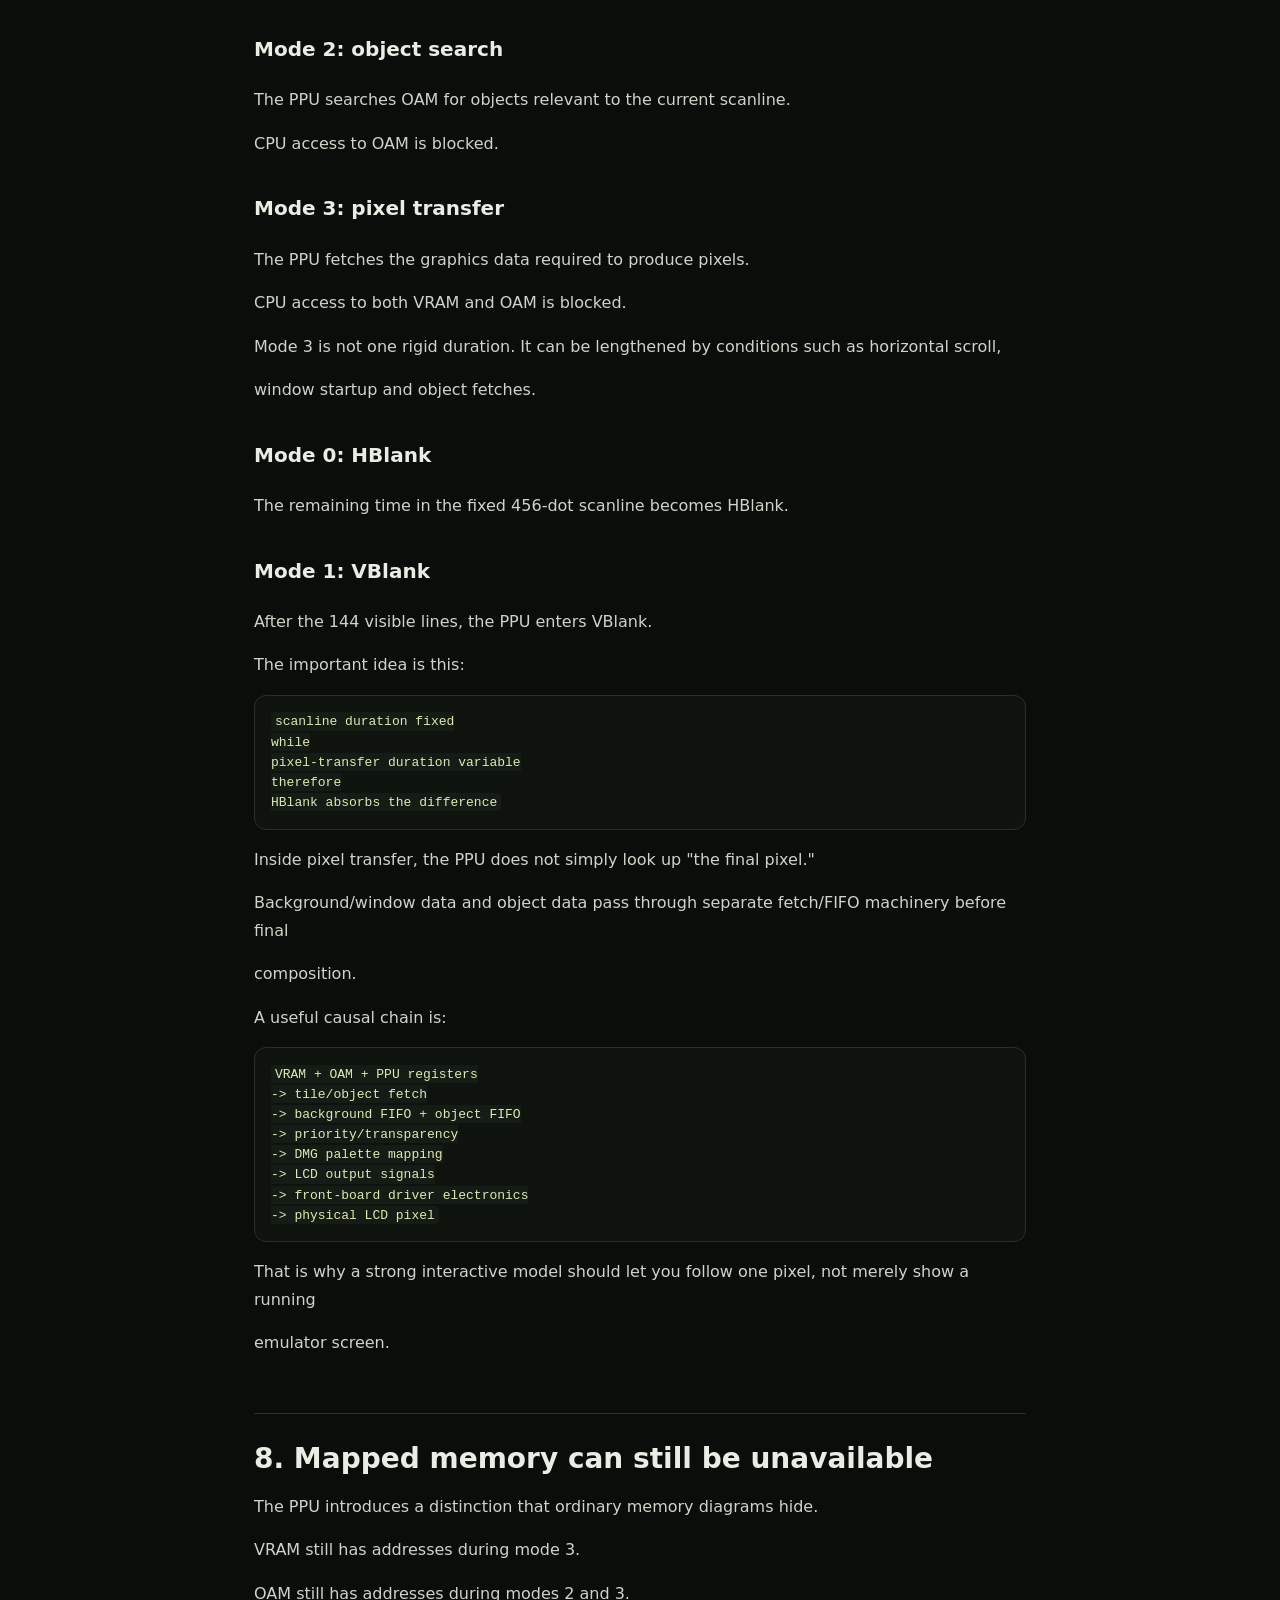
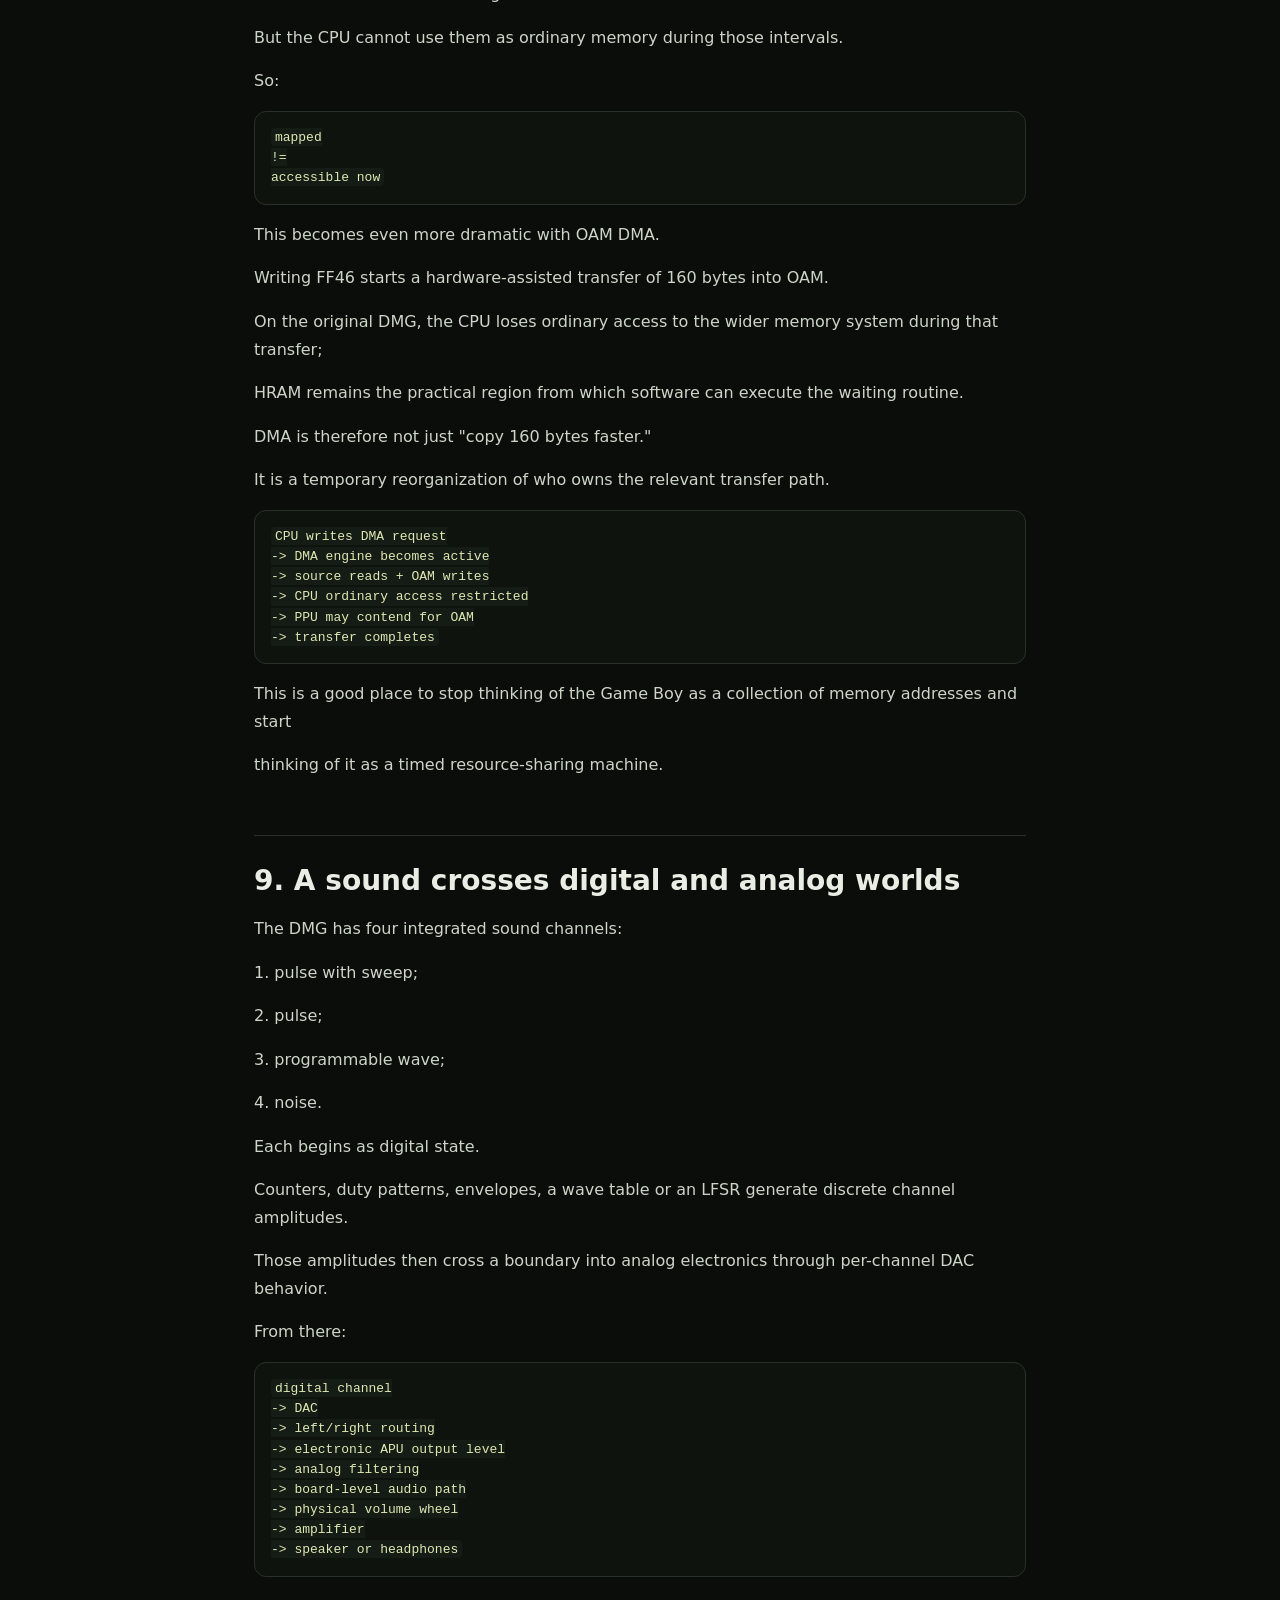
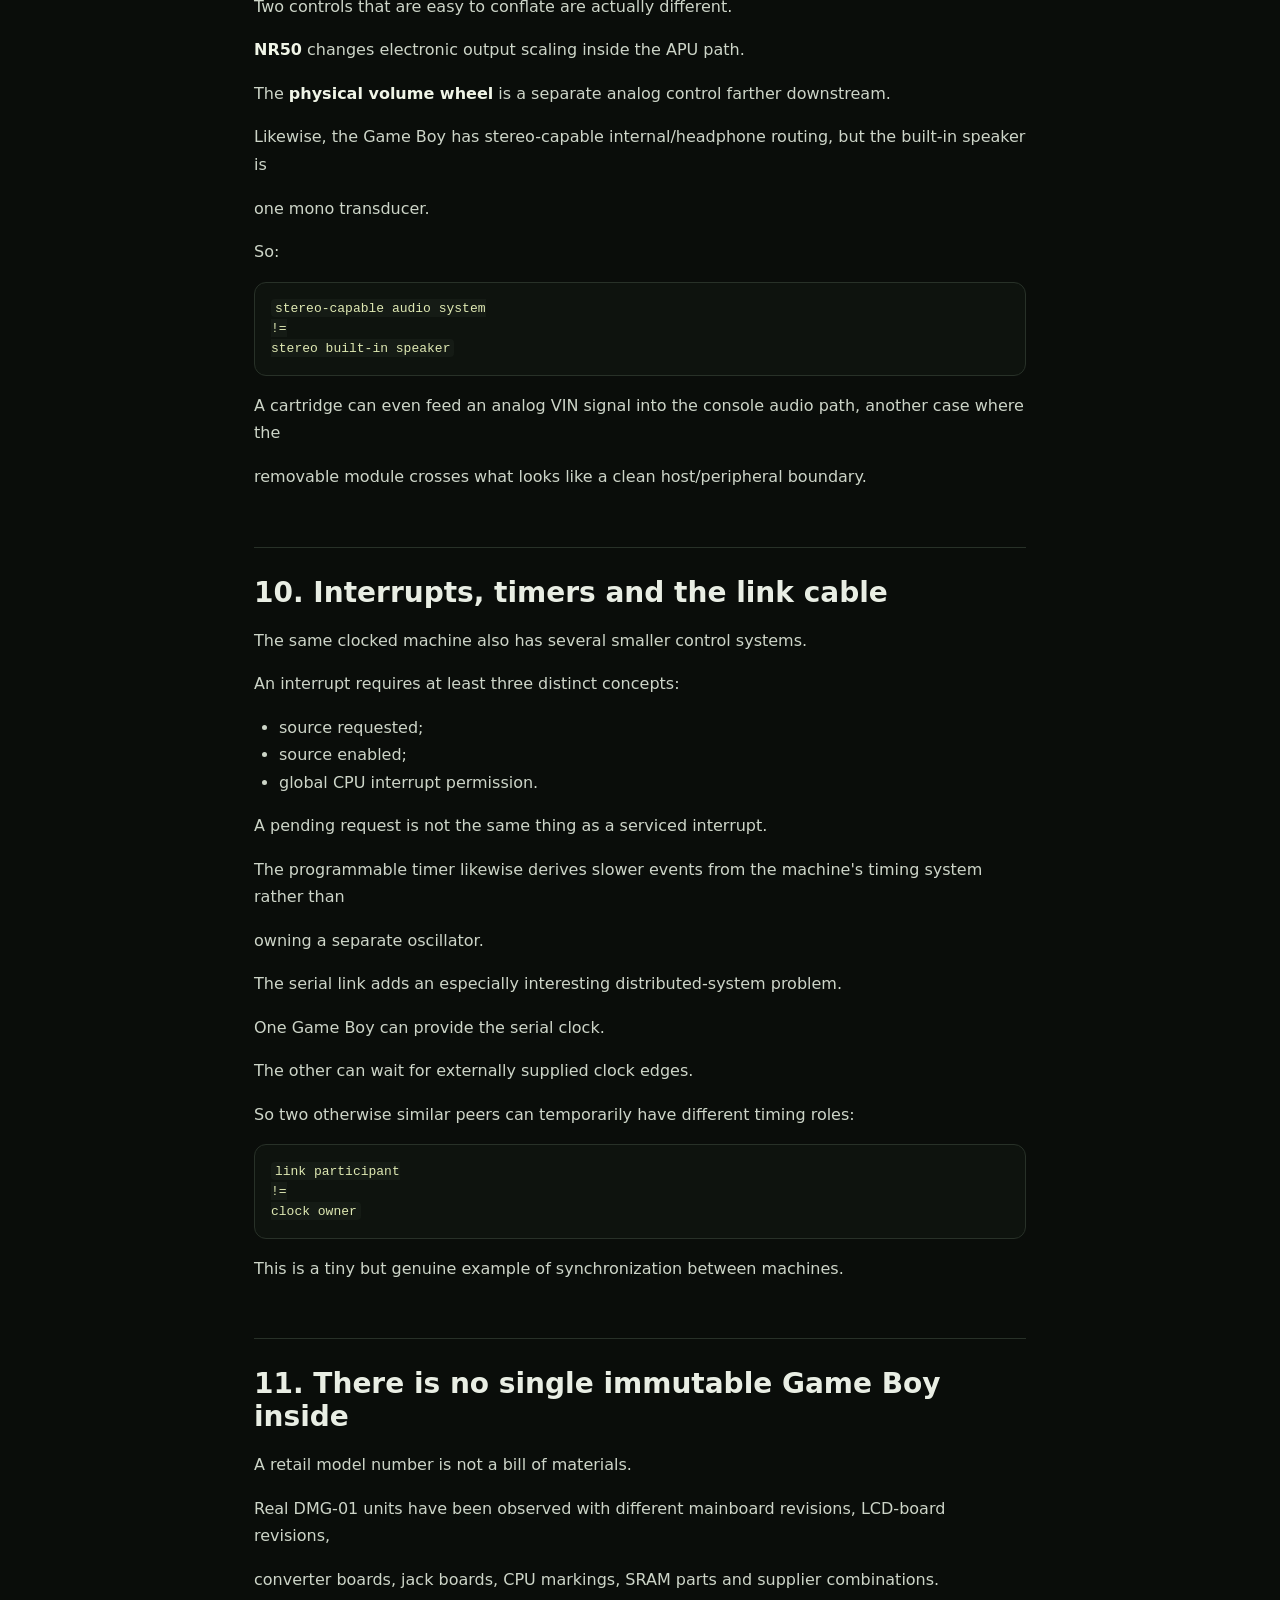
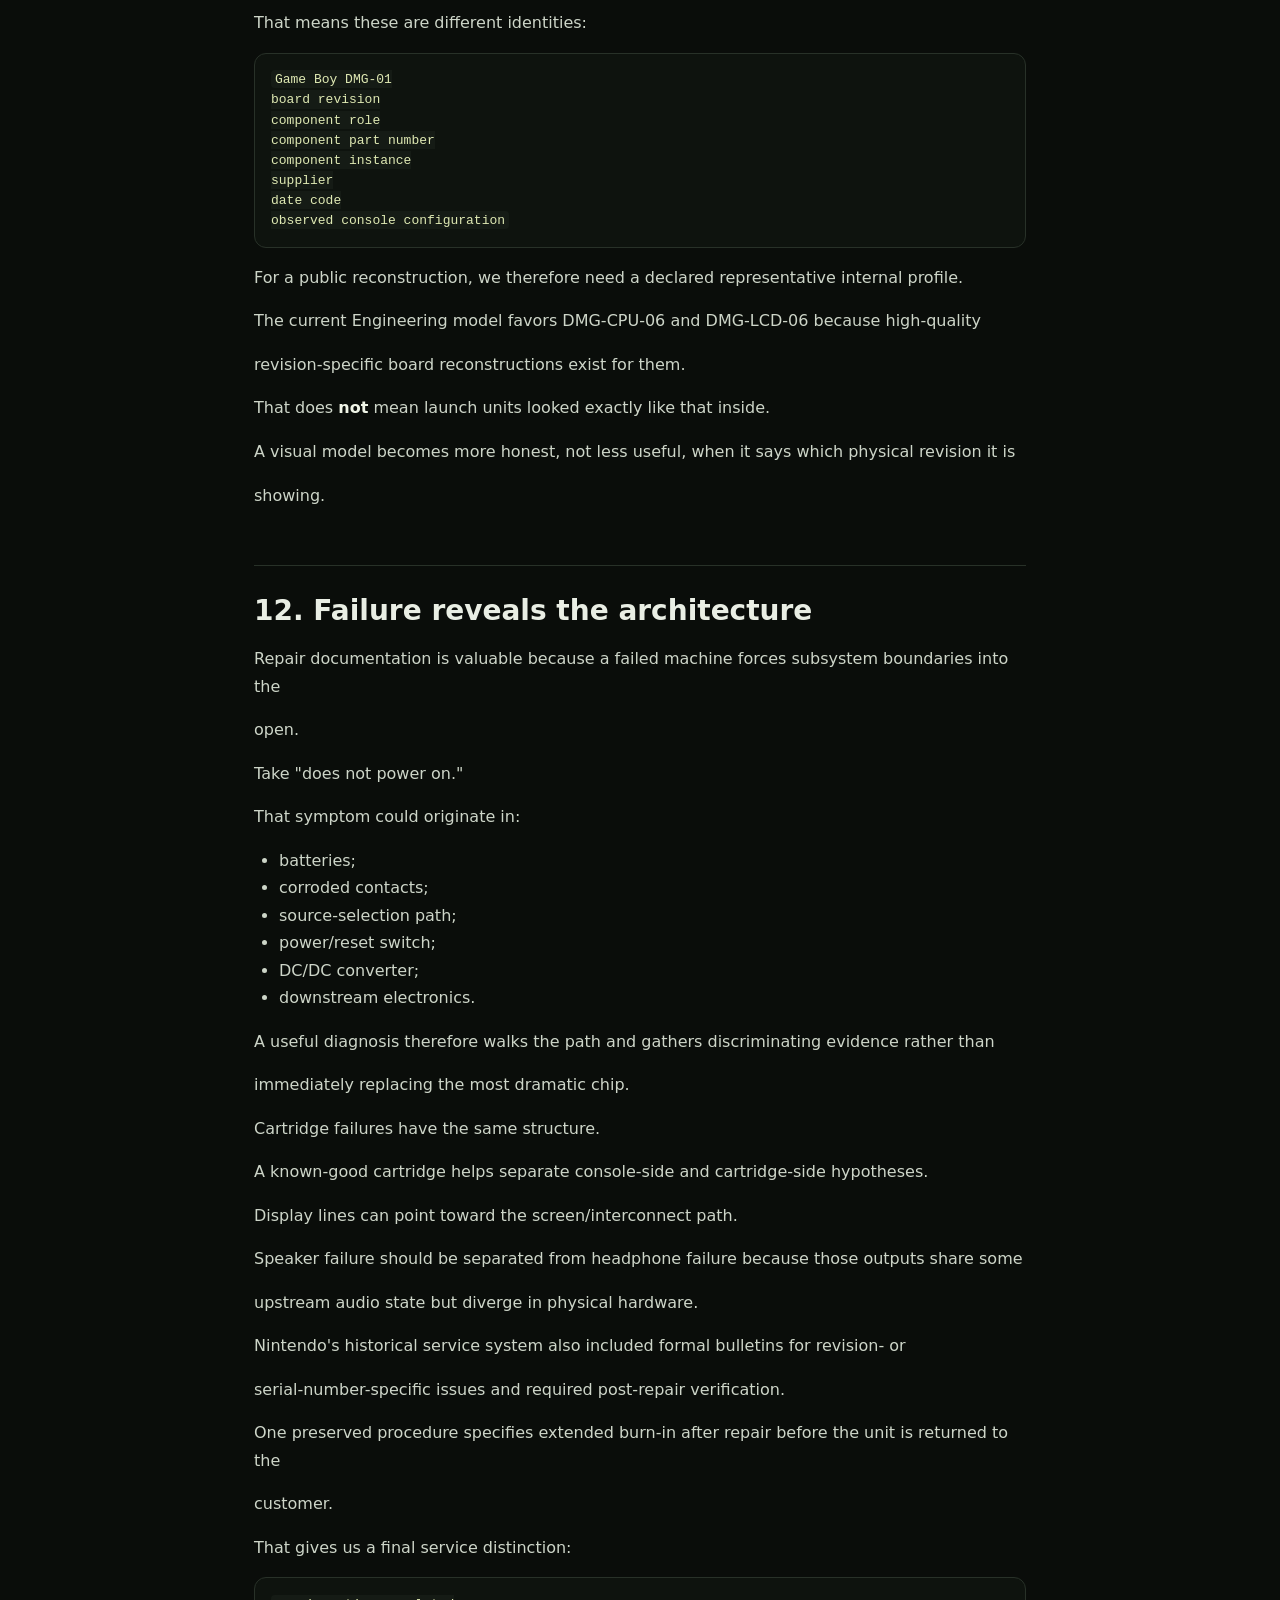
<file: docs/game-boy-dmg-01.html>
<!doctype html>
<html lang="en"><head><meta charset="UTF-8"><meta name="viewport" content="width=device-width,initial-scale=1">
<meta name="description" content="Works-derived technical guide to the original Nintendo Game Boy DMG-01.">
<title>Nintendo Game Boy DMG-01 — Engineering Guide</title>
<style>
:root{color-scheme:dark;--bg:#0a0d0a;--card:#111611;--text:#e9eee4;--muted:#a7b09f;--accent:#9bbc0f;--line:#283128;--blue:#8eb8c9}
*{box-sizing:border-box}body{margin:0;background:radial-gradient(circle at 65% 0,rgba(155,188,15,.09),transparent 28%),var(--bg);color:var(--text);font:16px/1.72 Inter,ui-sans-serif,system-ui,sans-serif}
header{position:sticky;top:0;z-index:4;background:rgba(10,13,10,.91);backdrop-filter:blur(14px);border-bottom:1px solid var(--line)}
nav{max-width:940px;margin:auto;padding:13px 22px;display:flex;justify-content:space-between;gap:15px;align-items:center}
nav a{color:var(--accent);text-decoration:none;font-weight:800;font-size:13px}.expr{color:var(--muted);font:11px ui-monospace,monospace}
main{max-width:820px;margin:0 auto;padding:54px 24px 90px}
h1{font-size:46px;line-height:1.04;letter-spacing:-.04em;margin:0 0 28px}h2{font-size:28px;line-height:1.18;margin:56px 0 18px;border-top:1px solid var(--line);padding-top:28px}h3{font-size:20px;margin-top:34px}
p,li{color:#cdd5c8}strong{color:#f0f5e7}code{font-family:ui-monospace,monospace;background:#151b15;padding:.12em .3em;border-radius:4px;color:#dfe9b3}
pre{overflow:auto;background:#0e130e;border:1px solid var(--line);padding:16px;border-radius:12px;color:#caddb5;font-size:13px;line-height:1.55}
blockquote{margin:26px 0;border-left:4px solid var(--accent);padding:5px 0 5px 18px;color:#e1e9d8;font-size:18px}
ul{padding-left:25px}.lede{color:var(--muted);font-size:14px;border:1px solid var(--line);background:var(--card);padding:16px 18px;border-radius:12px;margin-bottom:35px}
.jump{display:flex;gap:10px;flex-wrap:wrap;margin:20px 0 38px}.jump a{border:1px solid var(--line);border-radius:999px;padding:7px 10px;color:var(--blue);text-decoration:none;font-size:12px;font-weight:800}
footer{max-width:820px;margin:0 auto;padding:30px 24px 70px;color:var(--muted);border-top:1px solid var(--line);font-size:12px}
@media(max-width:650px){h1{font-size:34px}main{padding-top:34px}.expr{display:none}}
</style></head><body>
<header><nav><a href="../">← Gallery</a><span class="expr">expression:nintendo-game-boy-dmg-01-public-engineering-guide:en:v1</span><a href="../game-boy-dmg-01/">Explore 3D ↗</a></nav></header>
<main>
<div class="lede"><strong>Works-derived public guide.</strong> Canonical engineering claims remain owned by internal engineering corpus. This rendition keeps OEM, developer, community-reference, empirical-hardware, board-reverse-engineering, die-reverse-engineering, and community-repair evidence distinct.</div>
<div class="jump">
<a href="../game-boy-dmg-01/?view=product">Product</a>
<a href="../game-boy-dmg-01/?view=exploded">Exploded</a>
<a href="../game-boy-dmg-01/?view=power">Power</a>
<a href="../game-boy-dmg-01/?view=cpu-memory">CPU / memory</a>
<a href="../game-boy-dmg-01/?view=cartridge">Cartridge</a>
<a href="../game-boy-dmg-01/?view=input">Input</a>
<a href="../game-boy-dmg-01/?view=ppu-lcd">PPU / LCD</a>
<a href="../game-boy-dmg-01/?view=apu-audio">APU / audio</a>
<a href="../game-boy-dmg-01/?view=service">Service</a>
</div>
<h1>Nintendo Game Boy DMG-01 — Engineering Guide</h1><p>The original Game Boy looks almost aggressively simple. Put in four AA batteries, slide in a</p><p>cartridge, turn it on, press buttons, watch a greenish screen, hear a tiny speaker.</p><p>That simplicity is real at the product level. It is also deceptive.</p><p>A single button press can cross all of these layers:</p><pre><code>finger
-&gt; plastic button
-&gt; conductive contact
-&gt; electrical matrix
-&gt; JOYP register
-&gt; game logic
-&gt; memory
-&gt; PPU or APU state
-&gt; LCD pixel or speaker waveform</code></pre><p>The machine is easiest to understand when those layers stay separate long enough to see how they</p><p>connect.</p><p>This guide treats the <strong>original monochrome Nintendo Game Boy, model DMG-01</strong>, as the canonical</p><p>specimen. Game Boy Pocket, Light, Color, Advance and later descendants are related products, not</p><p>silent additions to the base machine.</p><p>There is another important boundary. The DMG-01 existed for long enough to accumulate multiple</p><p>board revisions and component substitutions. A concrete reconstruction can use one representative</p><p>configuration, but "DMG-01" does not mean one immutable internal bill of materials.</p><p>The goal here is therefore not to memorize chips. It is to follow the machine.</p><h2>1. Start with the object in your hands</h2><p>The Game Boy is first a physical product.</p><p>The front gives you:</p><ul><li>a reflective LCD;</li><li>D-pad;</li><li>A and B;</li><li>Start and Select;</li><li>speaker opening;</li><li>power indicator;</li><li>contrast and volume controls.</li></ul><p>The rear gives you:</p><ul><li>cartridge slot;</li><li>battery compartment;</li><li>battery door.</li></ul><p>Around the edges are the power, headphone and link interfaces.</p><p>Open the enclosure and the product separates into several physical assemblies rather than one</p><p>monolithic motherboard.</p><p>A useful high-level anatomy is:</p><pre><code>front shell + controls
rear shell + battery/cartridge access
LCD/control board
main CPU board
DC/DC converter board
headphone-jack board
speaker
removable cartridge</code></pre><blockquote><strong>Geometry note.</strong> The interactive specimen uses a hybrid reference stack: the internal assembly, rear enclosure, and exploded hierarchy come from a pinned full-system reconstruction, while the visible front enclosure is replaced by an independently authored printable-replica shell registered to the same product envelope. This improves exterior fidelity without pretending either source is Nintendo production CAD.</blockquote><p>That already teaches an important lesson: one logical function does not necessarily live on one</p><p>physical board.</p><p>The audio system, for example, crosses the custom SoC, the mainboard analog section, a physical</p><p>volume control, the separate headphone board and the speaker mounted with the front assembly.</p><p>Likewise, the controls are physical objects in the shell, electrical contacts on the front board</p><p>and software-visible state inside the custom chip.</p><h2>2. Powering the Game Boy also participates in reset</h2><p>The DMG can take energy from four AA cells or an external DC source.</p><p>That sounds like a trivial detail until the source path is traced.</p><p>The external jack participates in source selection. Inserting external power disconnects the</p><p>battery feed. From there, the power switch does more than simply connect the battery to the circuit.</p><p>The representative electrical reconstruction shows a DPDT switch whose second pole participates in</p><p>reset sequencing.</p><p>So the actual startup story is closer to:</p><pre><code>battery or external DC
-&gt; source-selection behavior
-&gt; power/reset switch
-&gt; raw VCC
-&gt; separate DC/DC converter
-&gt; regulated VDD + negative VEE
-&gt; oscillator / reset release
-&gt; running electronics</code></pre><p>The negative rail matters because the original LCD requires a bias supply quite different from the</p><p>main logic supply.</p><p>That gives us a useful distinction:</p><pre><code>energy source present
!=
logic rail valid
!=
LCD bias valid
!=
reset released
!=
system running</code></pre><p>A machine that "has power" in one sense can still be dead in another.</p><h2>3. The chip called the CPU is larger than the CPU</h2><p>On the representative mainboard, the large custom package is commonly called the Game Boy CPU.</p><p>That is convenient shorthand, but it hides an important architectural fact.</p><p>The <strong>DMG-CPU package is a custom system-on-chip</strong>. Inside it sits the instruction-executing CPU core</p><p>that reverse-engineering literature calls the <strong>SM83</strong>, but the package also contains or coordinates</p><p>much more of the console:</p><ul><li>PPU logic;</li><li>APU logic;</li><li>timers;</li><li>interrupt control;</li><li>serial/link logic;</li><li>joypad interface;</li><li>DMA;</li><li>clock/reset logic;</li><li>bus/decode logic.</li></ul><p>So:</p><pre><code>DMG-CPU package
!=
SM83 CPU core
!=
instruction set</code></pre><p>This is not pedantry. It determines how we interpret every later diagram.</p><p>When software writes the LCD-control register, for example, it is not talking across the board to a</p><p>separate graphics chip. It is addressing logic integrated into the same custom system.</p><p>The representative board uses a <strong>4.194304 MHz</strong> crystal. Internal logic derives other timing</p><p>domains and phases from that master clock.</p><p>Again:</p><pre><code>master oscillator
!=
derived clock
!=
machine cycle
!=
instruction duration</code></pre><p>The machine contains many notions of time even though it begins from one physical oscillator.</p><h2>4. A memory map is not a wiring diagram</h2><p>The SM83 sees a 16-bit address space.</p><p>It includes familiar-looking regions for cartridge ROM, video RAM, work RAM, I/O registers and</p><p>other state.</p><p>It is tempting to draw that as one big rectangle and imagine that the hardware is physically laid</p><p>out in the same way.</p><p>It is not.</p><p>The representative DMG board already proves this.</p><p>Work RAM is one external SRAM on the system bus.</p><p>Video RAM is another external SRAM connected through a separate video-memory interface.</p><p>OAM and HRAM belong to integrated SoC state.</p><p>Cartridge ROM is not even part of the console. It arrives through a removable module.</p><p>And E000-FDFF is an alias of work RAM rather than another memory chip.</p><p>So one CPU-visible map overlays several physical realities:</p><pre><code>CPU address
-&gt; decode
-&gt; subsystem / bus
-&gt; physical storage or register</code></pre><p>Two address ranges can point to the same storage.</p><p>One address range can point to different physical cartridge banks depending on mapper state.</p><p>And an address can remain logically valid while the CPU is temporarily forbidden from accessing</p><p>the underlying resource.</p><p>That last case becomes crucial in the graphics system.</p><h2>5. The cartridge becomes part of the computer</h2><p>The cartridge is a particularly rich boundary because it is simultaneously:</p><ul><li>a physical object;</li><li>a PCB;</li><li>an electrical bus participant;</li><li>a ROM/RAM container;</li><li>sometimes a stateful memory controller;</li><li>sometimes a battery-backed device;</li><li>sometimes a clocked peripheral;</li><li>the carrier of the program.</li></ul><p>The console owns the 32-contact slot and its signals.</p><p>The cartridge owns whatever hardware is behind that interface.</p><p>A simple cartridge can map a small ROM almost directly into the CPU-visible cartridge windows.</p><p>A larger cartridge introduces a memory bank controller, or <strong>MBC</strong>.</p><p>Now a write into an address range normally described as "ROM" may not be an attempt to modify ROM</p><p>at all. It may instead change the mapper's internal state.</p><p>The effective physical ROM address becomes something like:</p><pre><code>CPU address
+ mapper registers
+ cartridge wiring
+ ROM geometry
-&gt; physical ROM location</code></pre><p>Different MBC families change the rules.</p><p>MBC1 combines bank registers and operating modes.</p><p>MBC2 contains its own small 4-bit RAM.</p><p>MBC3 adds a real-time clock that can continue running from a cartridge battery while the Game Boy</p><p>itself is switched off.</p><p>MBC5 extends the ROM-bank number and can appear in rumble-capable variants.</p><p>That produces one of the most interesting system-boundary facts in the machine:</p><blockquote>A removable cartridge can contain state and time that outlive the host's own powered state.</blockquote><p>The "software" is therefore not cleanly separable from cartridge hardware.</p><h2>6. What really happens when you press A</h2><p>The Game Boy has eight obvious gameplay controls, but software does not receive eight independent</p><p>button bits.</p><p>The buttons form a <strong>2×4 active-low matrix</strong>.</p><p>Two groups share four result lines:</p><ul><li>action buttons;</li><li>D-pad directions.</li></ul><p>Software selects which group it wants to observe and then reads the lower four bits of the JOYP</p><p>register.</p><p>A complete input trace is:</p><pre><code>finger presses A
-&gt; plastic A button moves
-&gt; contact closes
-&gt; electrical matrix changes
-&gt; software selects action-button group
-&gt; JOYP lower bit goes low
-&gt; software observes input</code></pre><p>"Active-low" simply means that the electrically asserted state is represented by zero rather than</p><p>one.</p><p>The important engineering point is that observation depends on selection and timing.</p><p>A physical button can be held while software selects the other matrix group and therefore does not</p><p>currently observe that control through the lower nibble.</p><p>The joypad interrupt is also based on a transition of the electrical/register lines, not on an</p><p>abstract semantic event called "button pressed."</p><p>This gives us a clean separation:</p><pre><code>physical press
!=
contact state
!=
electrical line
!=
register state
!=
game action</code></pre><h2>7. A pixel is produced over time</h2><p>The original Game Boy is not best understood as a machine with a finished framebuffer that is sent</p><p>to the display all at once.</p><p>Its PPU constructs the visible image progressively.</p><p>Each frame contains 154 scanlines. The first 144 are visible; the remaining ten form VBlank.</p><p>A visible line cycles through several PPU modes.</p><h3>Mode 2: object search</h3><p>The PPU searches OAM for objects relevant to the current scanline.</p><p>CPU access to OAM is blocked.</p><h3>Mode 3: pixel transfer</h3><p>The PPU fetches the graphics data required to produce pixels.</p><p>CPU access to both VRAM and OAM is blocked.</p><p>Mode 3 is not one rigid duration. It can be lengthened by conditions such as horizontal scroll,</p><p>window startup and object fetches.</p><h3>Mode 0: HBlank</h3><p>The remaining time in the fixed 456-dot scanline becomes HBlank.</p><h3>Mode 1: VBlank</h3><p>After the 144 visible lines, the PPU enters VBlank.</p><p>The important idea is this:</p><pre><code>scanline duration fixed
while
pixel-transfer duration variable
therefore
HBlank absorbs the difference</code></pre><p>Inside pixel transfer, the PPU does not simply look up "the final pixel."</p><p>Background/window data and object data pass through separate fetch/FIFO machinery before final</p><p>composition.</p><p>A useful causal chain is:</p><pre><code>VRAM + OAM + PPU registers
-&gt; tile/object fetch
-&gt; background FIFO + object FIFO
-&gt; priority/transparency
-&gt; DMG palette mapping
-&gt; LCD output signals
-&gt; front-board driver electronics
-&gt; physical LCD pixel</code></pre><p>That is why a strong interactive model should let you follow one pixel, not merely show a running</p><p>emulator screen.</p><h2>8. Mapped memory can still be unavailable</h2><p>The PPU introduces a distinction that ordinary memory diagrams hide.</p><p>VRAM still has addresses during mode 3.</p><p>OAM still has addresses during modes 2 and 3.</p><p>But the CPU cannot use them as ordinary memory during those intervals.</p><p>So:</p><pre><code>mapped
!=
accessible now</code></pre><p>This becomes even more dramatic with OAM DMA.</p><p>Writing FF46 starts a hardware-assisted transfer of 160 bytes into OAM.</p><p>On the original DMG, the CPU loses ordinary access to the wider memory system during that transfer;</p><p>HRAM remains the practical region from which software can execute the waiting routine.</p><p>DMA is therefore not just "copy 160 bytes faster."</p><p>It is a temporary reorganization of who owns the relevant transfer path.</p><pre><code>CPU writes DMA request
-&gt; DMA engine becomes active
-&gt; source reads + OAM writes
-&gt; CPU ordinary access restricted
-&gt; PPU may contend for OAM
-&gt; transfer completes</code></pre><p>This is a good place to stop thinking of the Game Boy as a collection of memory addresses and start</p><p>thinking of it as a timed resource-sharing machine.</p><h2>9. A sound crosses digital and analog worlds</h2><p>The DMG has four integrated sound channels:</p><p>1. pulse with sweep;</p><p>2. pulse;</p><p>3. programmable wave;</p><p>4. noise.</p><p>Each begins as digital state.</p><p>Counters, duty patterns, envelopes, a wave table or an LFSR generate discrete channel amplitudes.</p><p>Those amplitudes then cross a boundary into analog electronics through per-channel DAC behavior.</p><p>From there:</p><pre><code>digital channel
-&gt; DAC
-&gt; left/right routing
-&gt; electronic APU output level
-&gt; analog filtering
-&gt; board-level audio path
-&gt; physical volume wheel
-&gt; amplifier
-&gt; speaker or headphones</code></pre><p>Two controls that are easy to conflate are actually different.</p><p><strong>NR50</strong> changes electronic output scaling inside the APU path.</p><p>The <strong>physical volume wheel</strong> is a separate analog control farther downstream.</p><p>Likewise, the Game Boy has stereo-capable internal/headphone routing, but the built-in speaker is</p><p>one mono transducer.</p><p>So:</p><pre><code>stereo-capable audio system
!=
stereo built-in speaker</code></pre><p>A cartridge can even feed an analog VIN signal into the console audio path, another case where the</p><p>removable module crosses what looks like a clean host/peripheral boundary.</p><h2>10. Interrupts, timers and the link cable</h2><p>The same clocked machine also has several smaller control systems.</p><p>An interrupt requires at least three distinct concepts:</p><ul><li>source requested;</li><li>source enabled;</li><li>global CPU interrupt permission.</li></ul><p>A pending request is not the same thing as a serviced interrupt.</p><p>The programmable timer likewise derives slower events from the machine's timing system rather than</p><p>owning a separate oscillator.</p><p>The serial link adds an especially interesting distributed-system problem.</p><p>One Game Boy can provide the serial clock.</p><p>The other can wait for externally supplied clock edges.</p><p>So two otherwise similar peers can temporarily have different timing roles:</p><pre><code>link participant
!=
clock owner</code></pre><p>This is a tiny but genuine example of synchronization between machines.</p><h2>11. There is no single immutable Game Boy inside</h2><p>A retail model number is not a bill of materials.</p><p>Real DMG-01 units have been observed with different mainboard revisions, LCD-board revisions,</p><p>converter boards, jack boards, CPU markings, SRAM parts and supplier combinations.</p><p>That means these are different identities:</p><pre><code>Game Boy DMG-01
board revision
component role
component part number
component instance
supplier
date code
observed console configuration</code></pre><p>For a public reconstruction, we therefore need a declared representative internal profile.</p><p>The current Engineering model favors DMG-CPU-06 and DMG-LCD-06 because high-quality</p><p>revision-specific board reconstructions exist for them.</p><p>That does <strong>not</strong> mean launch units looked exactly like that inside.</p><p>A visual model becomes more honest, not less useful, when it says which physical revision it is</p><p>showing.</p><h2>12. Failure reveals the architecture</h2><p>Repair documentation is valuable because a failed machine forces subsystem boundaries into the</p><p>open.</p><p>Take "does not power on."</p><p>That symptom could originate in:</p><ul><li>batteries;</li><li>corroded contacts;</li><li>source-selection path;</li><li>power/reset switch;</li><li>DC/DC converter;</li><li>downstream electronics.</li></ul><p>A useful diagnosis therefore walks the path and gathers discriminating evidence rather than</p><p>immediately replacing the most dramatic chip.</p><p>Cartridge failures have the same structure.</p><p>A known-good cartridge helps separate console-side and cartridge-side hypotheses.</p><p>Display lines can point toward the screen/interconnect path.</p><p>Speaker failure should be separated from headphone failure because those outputs share some</p><p>upstream audio state but diverge in physical hardware.</p><p>Nintendo's historical service system also included formal bulletins for revision- or</p><p>serial-number-specific issues and required post-repair verification.</p><p>One preserved procedure specifies extended burn-in after repair before the unit is returned to the</p><p>customer.</p><p>That gives us a final service distinction:</p><pre><code>repair action completed
!=
repair verified</code></pre><p>Modern restorers may choose techniques that Nintendo service centers did not use. Those can be</p><p>excellent methods, but historical OEM repair and modern restoration should remain separate evidence</p><p>classes.</p><h2>13. One action crosses the whole machine</h2><p>Now the layers can be reassembled.</p><p>Press A in a running game:</p><pre><code>finger
-&gt; button
-&gt; contact
-&gt; matrix
-&gt; JOYP
-&gt; software
-&gt; graphics/audio state
-&gt; PPU/APU
-&gt; electrical output
-&gt; LCD/speaker
-&gt; human perception</code></pre><p>Insert a cartridge:</p><pre><code>physical module
-&gt; connector
-&gt; bus
-&gt; mapper state
-&gt; memory window
-&gt; CPU instruction/data</code></pre><p>Turn the system on:</p><pre><code>energy
-&gt; source selection
-&gt; switch/reset
-&gt; converter rails
-&gt; oscillator
-&gt; SoC
-&gt; cartridge/software
-&gt; pixels + sound</code></pre><p>None of these chains belongs to one engineering domain.</p><p>That is what makes the DMG-01 such a useful specimen.</p><p>The product is simple to use because the layers are tightly coordinated.</p><p>It is interesting to study because understanding it requires keeping those layers distinct.</p><h2>14. What the interactive specimen should let you do</h2><p>The eventual interactive model should begin as a recognizable assembled Game Boy, not as a</p><p>schematic.</p><p>From there, the reader should be able to switch among several semantic views:</p><ul><li>Product;</li><li>Exploded;</li><li>Power;</li><li>CPU / memory;</li><li>Cartridge;</li><li>Input;</li><li>PPU / LCD;</li><li>APU / audio;</li><li>Service.</li></ul><p>The most important interactions should be causal traces.</p><p>A visitor should be able to press A and watch the control move, the contact close, JOYP change and</p><p>a deterministic demo react.</p><p>They should be able to follow a CPU address into the cartridge and watch an MBC select a physical</p><p>bank.</p><p>They should be able to pause the PPU, inspect a fetcher/FIFO state and watch a pixel arrive at the</p><p>LCD.</p><p>They should be able to start OAM DMA and see why the CPU's access rights change.</p><p>And they should be able to enter a service scenario in which tests narrow a fault hypothesis rather</p><p>than turning repair into a guessing game.</p><p>The browser visualization will necessarily simplify some geometry and timing for readability.</p><p>Those simplifications remain presentation or reconstruction state. They do not become new facts</p><p>about Nintendo's production hardware.</p><h2>15. What is known, reverse-engineered and reconstructed</h2><p>The Game Boy has an unusually rich evidence surface.</p><p>The canonical corpus separates:</p><ul><li>Nintendo OEM service/electrical material;</li><li>Nintendo developer documentation;</li><li>maintained community technical references;</li><li>photographed hardware populations;</li><li>board reverse engineering;</li><li>die reverse engineering;</li><li>modern community repair guidance;</li><li>Engineering synthesis.</li></ul><p>That hierarchy matters.</p><p>A transistor-level reverse engineering result may be extremely precise and still not be a Nintendo</p><p>manufacturing document.</p><p>A Nintendo programming manual may be authoritative about a software-visible interface while still</p><p>being later than the 1989 launch hardware.</p><p>A photographed 1992 unit proves that one board combination existed. It does not prove that all</p><p>1992 units used it.</p><p>And a beautifully rendered 3D mainboard remains a reconstruction unless its dimensions were</p><p>actually established.</p><p>The useful rule is simple:</p><blockquote>Precision in presentation must never be mistaken for stronger provenance.</blockquote><h2>16. The integrated machine</h2><p>The Game Boy's elegance does not come from having only a few parts.</p><p>It comes from making many distinct layers cooperate so reliably that the player barely notices the</p><p>handoffs.</p><p>The button feels immediate even though it crosses mechanics, contacts, matrix selection, registers</p><p>and software.</p><p>The image feels continuous even though the machine constructs it one timed line at a time while</p><p>ownership of VRAM and OAM changes beneath the CPU.</p><p>The cartridge feels like "the game" even though it may contain its own RAM, controller, battery,</p><p>clock and peripherals.</p><p>The sound feels like one output even though it crosses counters, DACs, analog mixing, physical</p><p>volume control and a speaker.</p><p>That is the right way to read the DMG-01:</p><pre><code>one intimate product
made from several coupled machines</code></pre><h2>Sources and evidence</h2><p>The frozen Engineering substrate draws from Nintendo technical/service material, Nintendo</p><p>programming documentation, Pan Docs and related gbdev references, Gekkio's hardware database and</p><p>board-level reverse engineering, DMG-CPU/SM83 die reverse engineering, and modern repair material</p><p>where explicitly labeled.</p><p>The canonical Engineering specimen retains the detailed source ledger, revision scopes, open</p><p>questions and provenance classes. This public guide is a derivative explanation of that frozen</p><p>substrate rather than an independent authority.</p>
</main>
<footer>Base specimen: original monochrome Nintendo Game Boy DMG-01. Representative public physical profile uses revision-aware reconstruction rather than claiming one universal DMG-01 internal BOM.</footer>
</body></html>
</file>
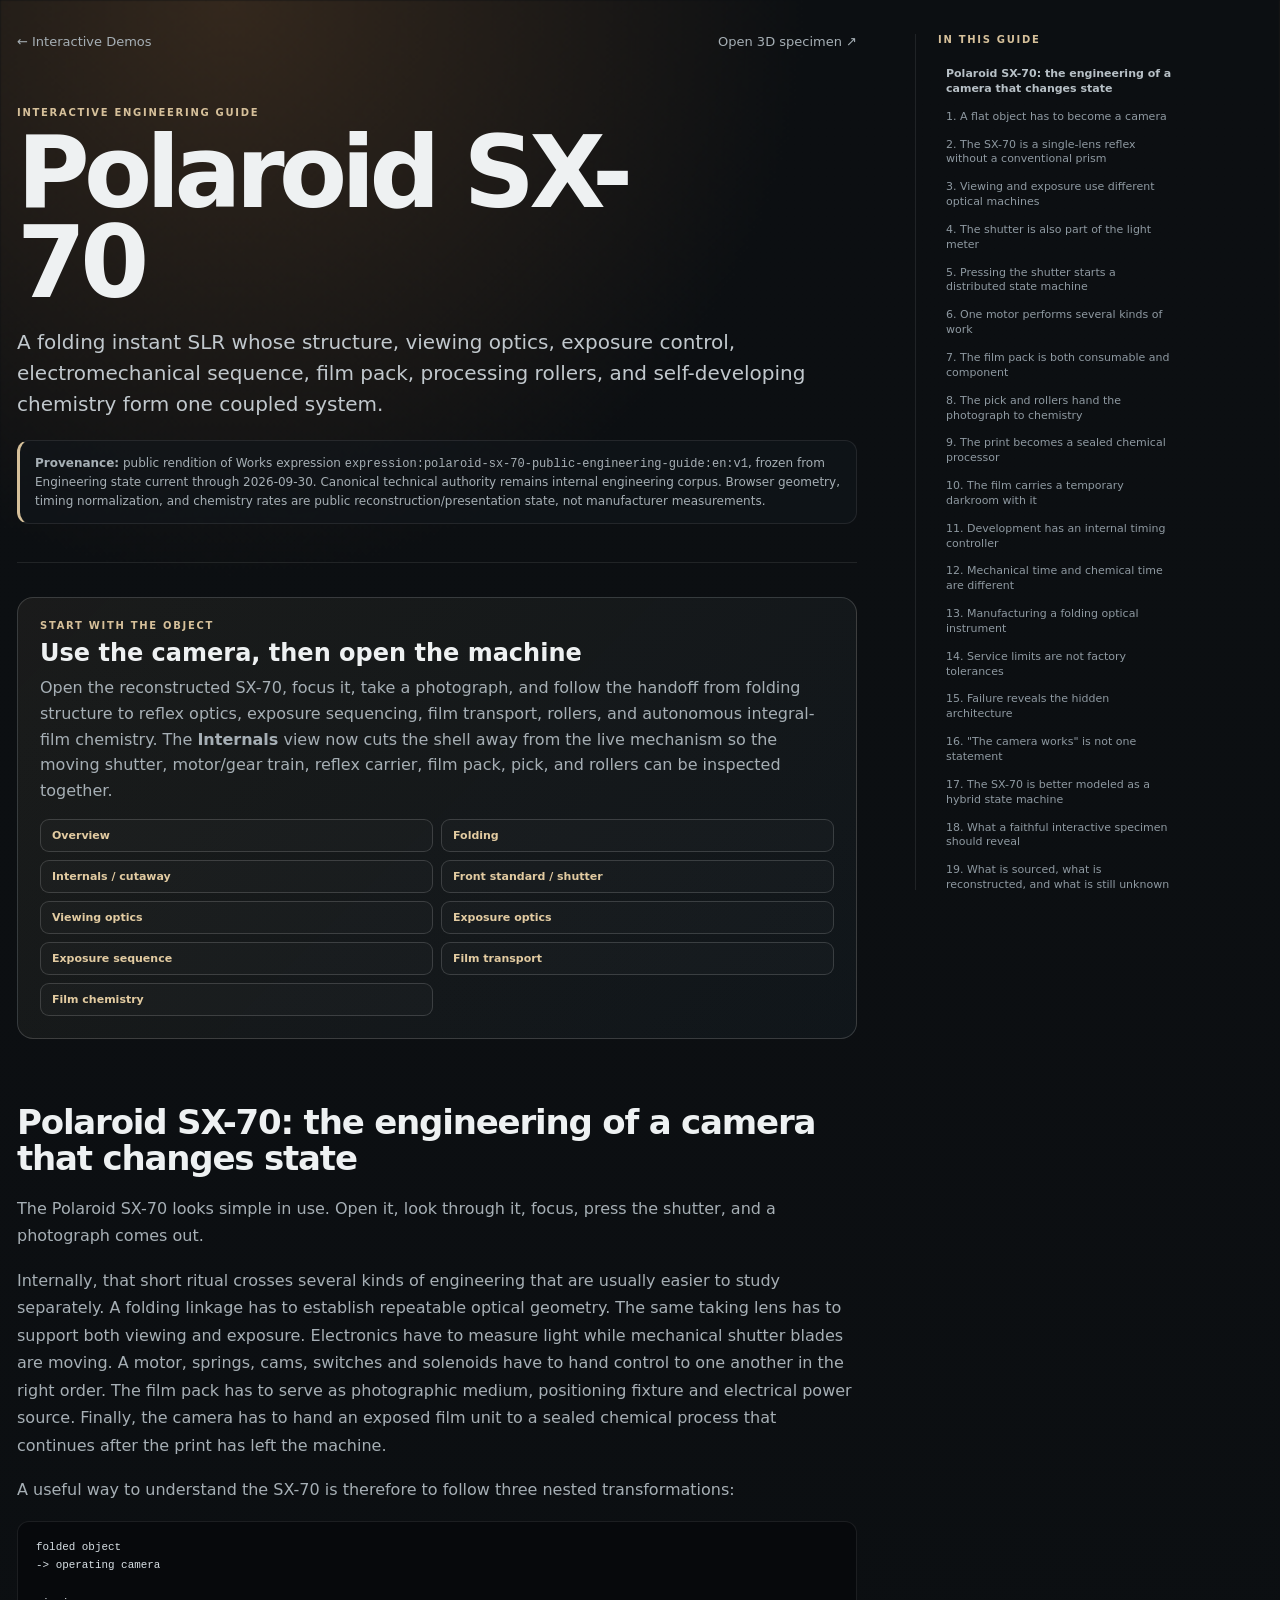
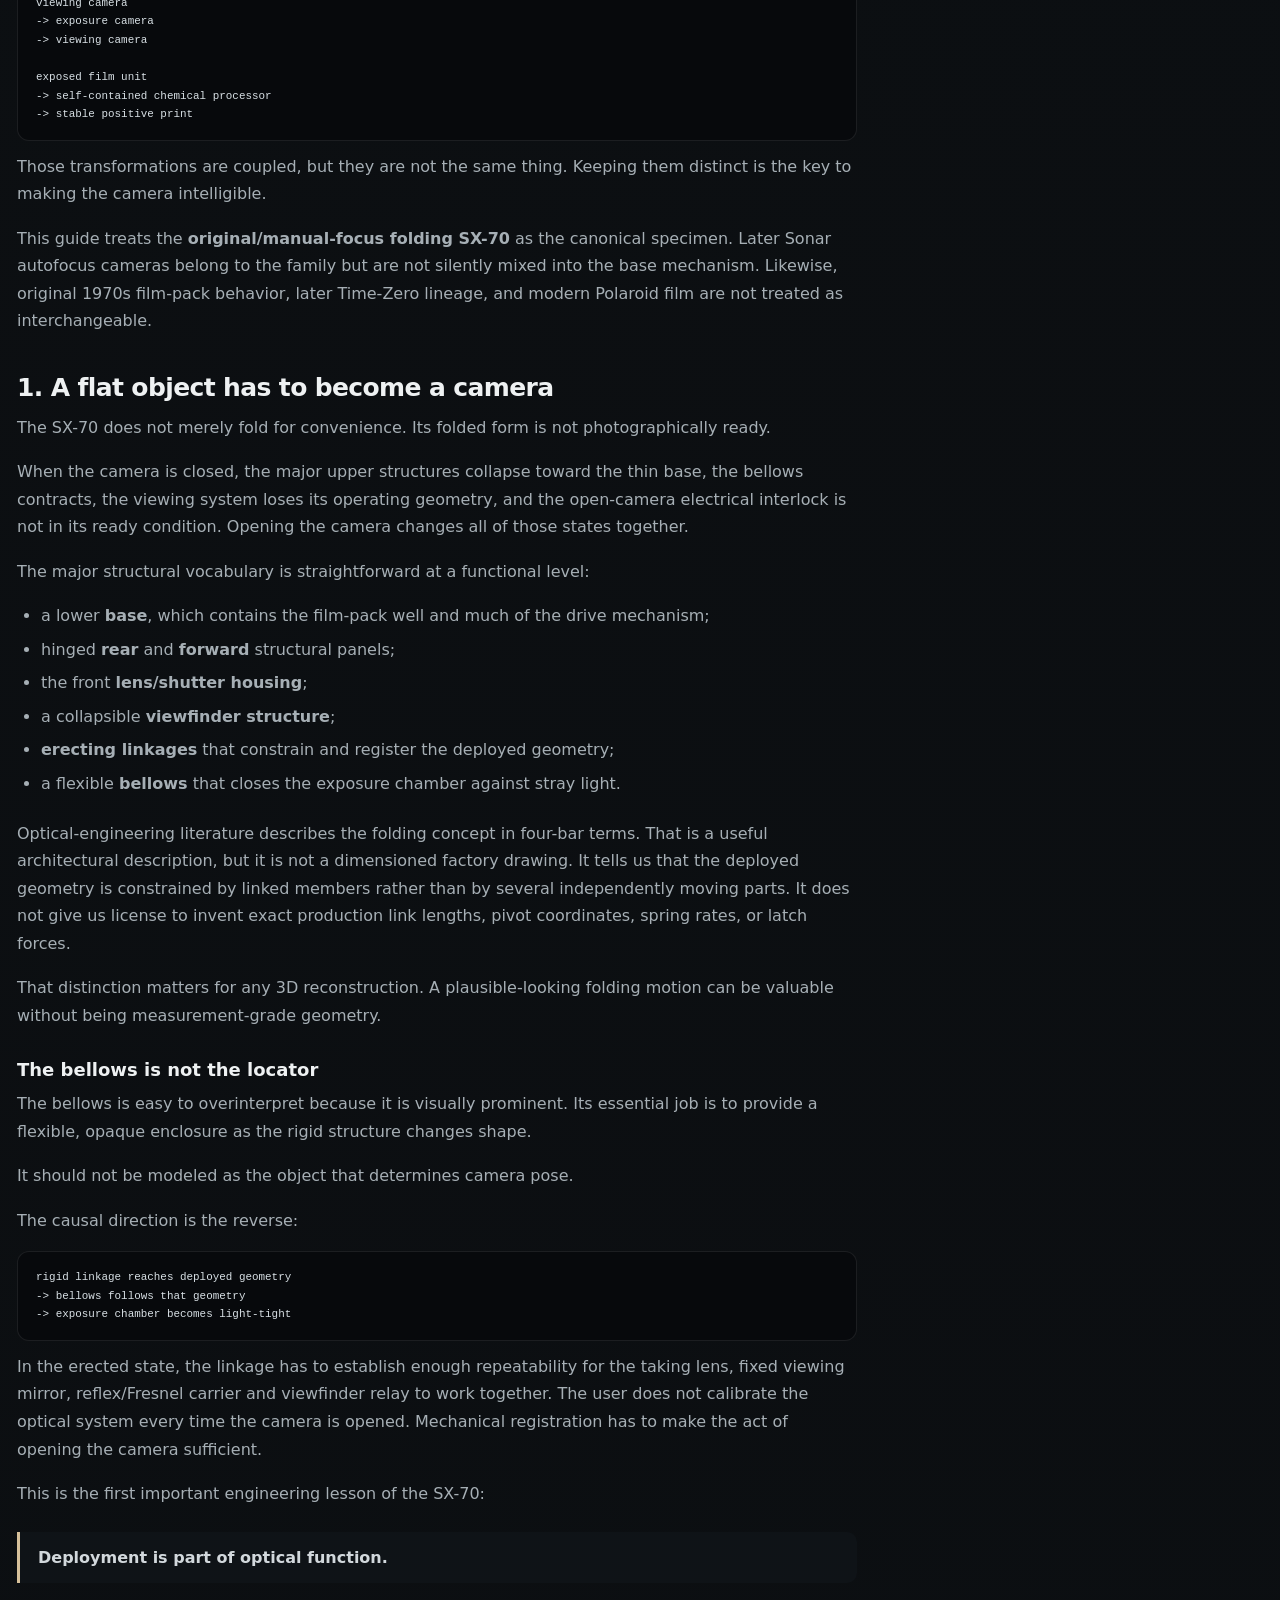
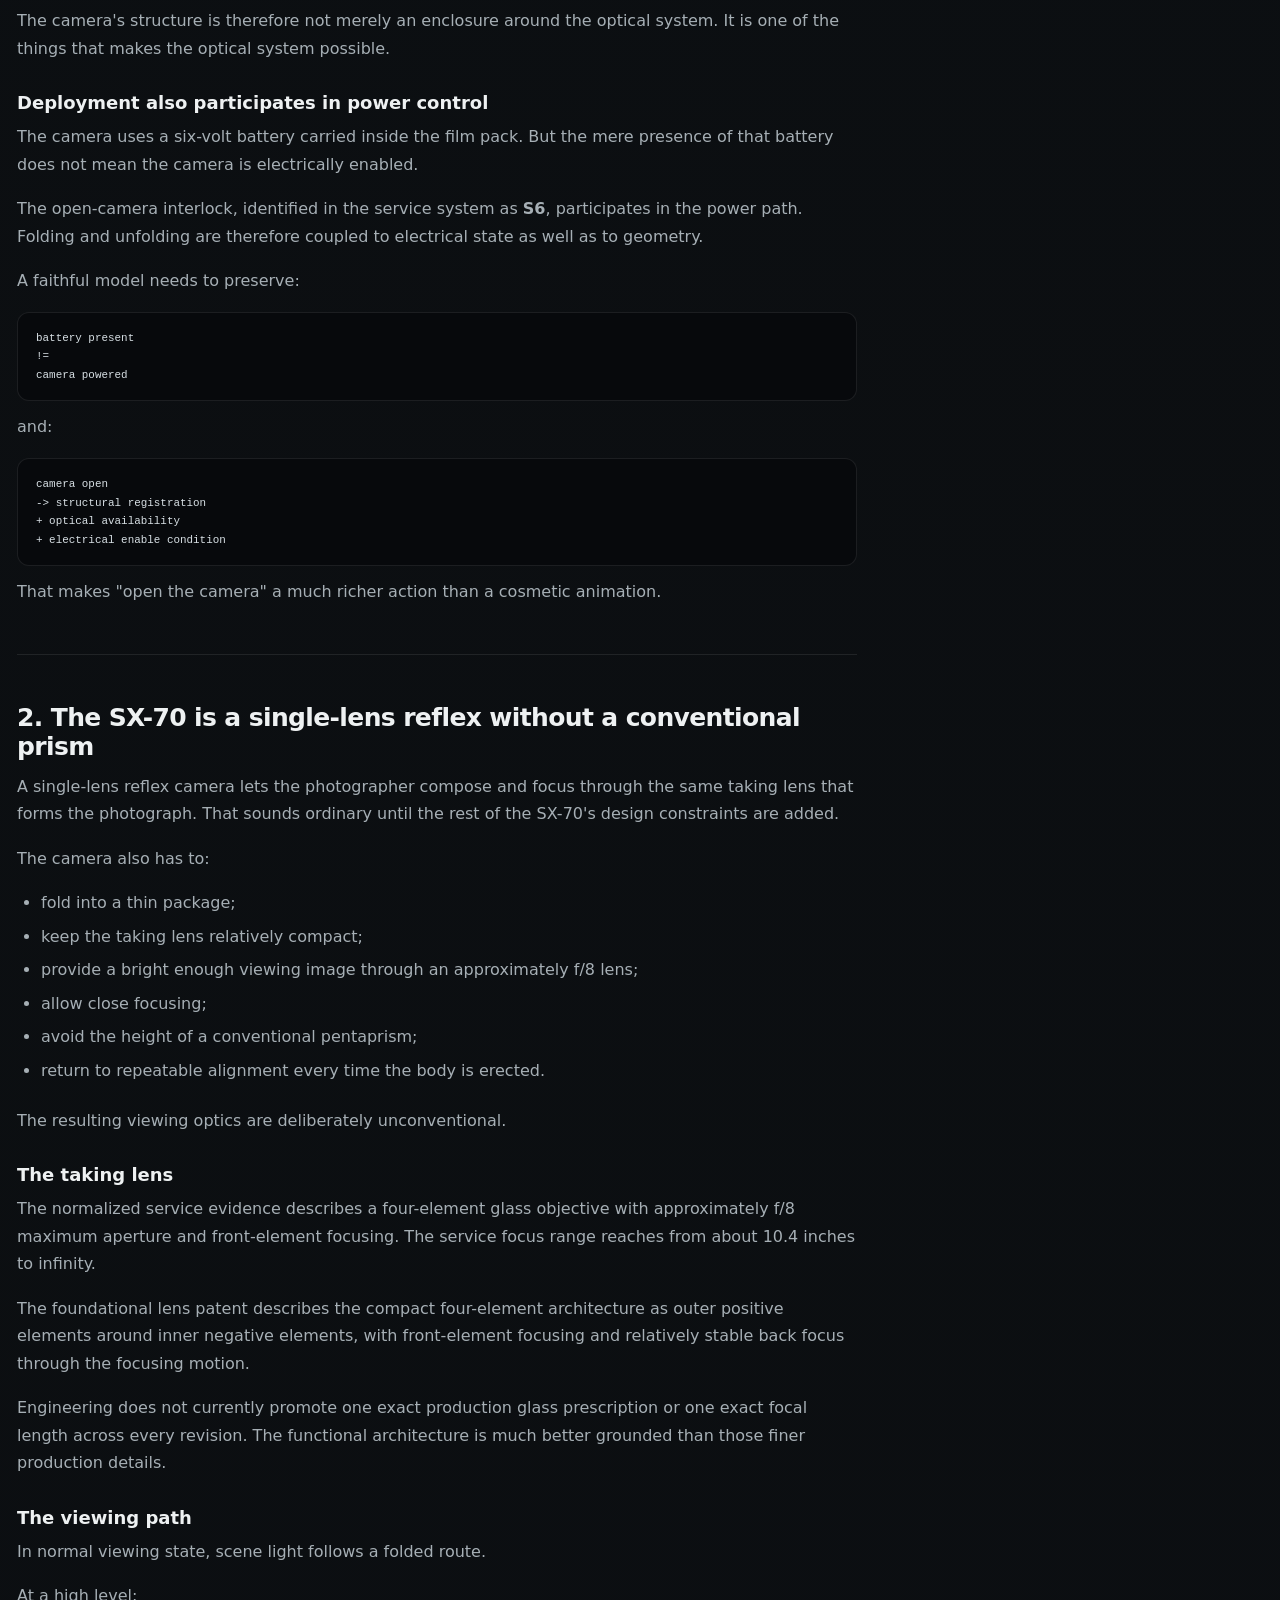
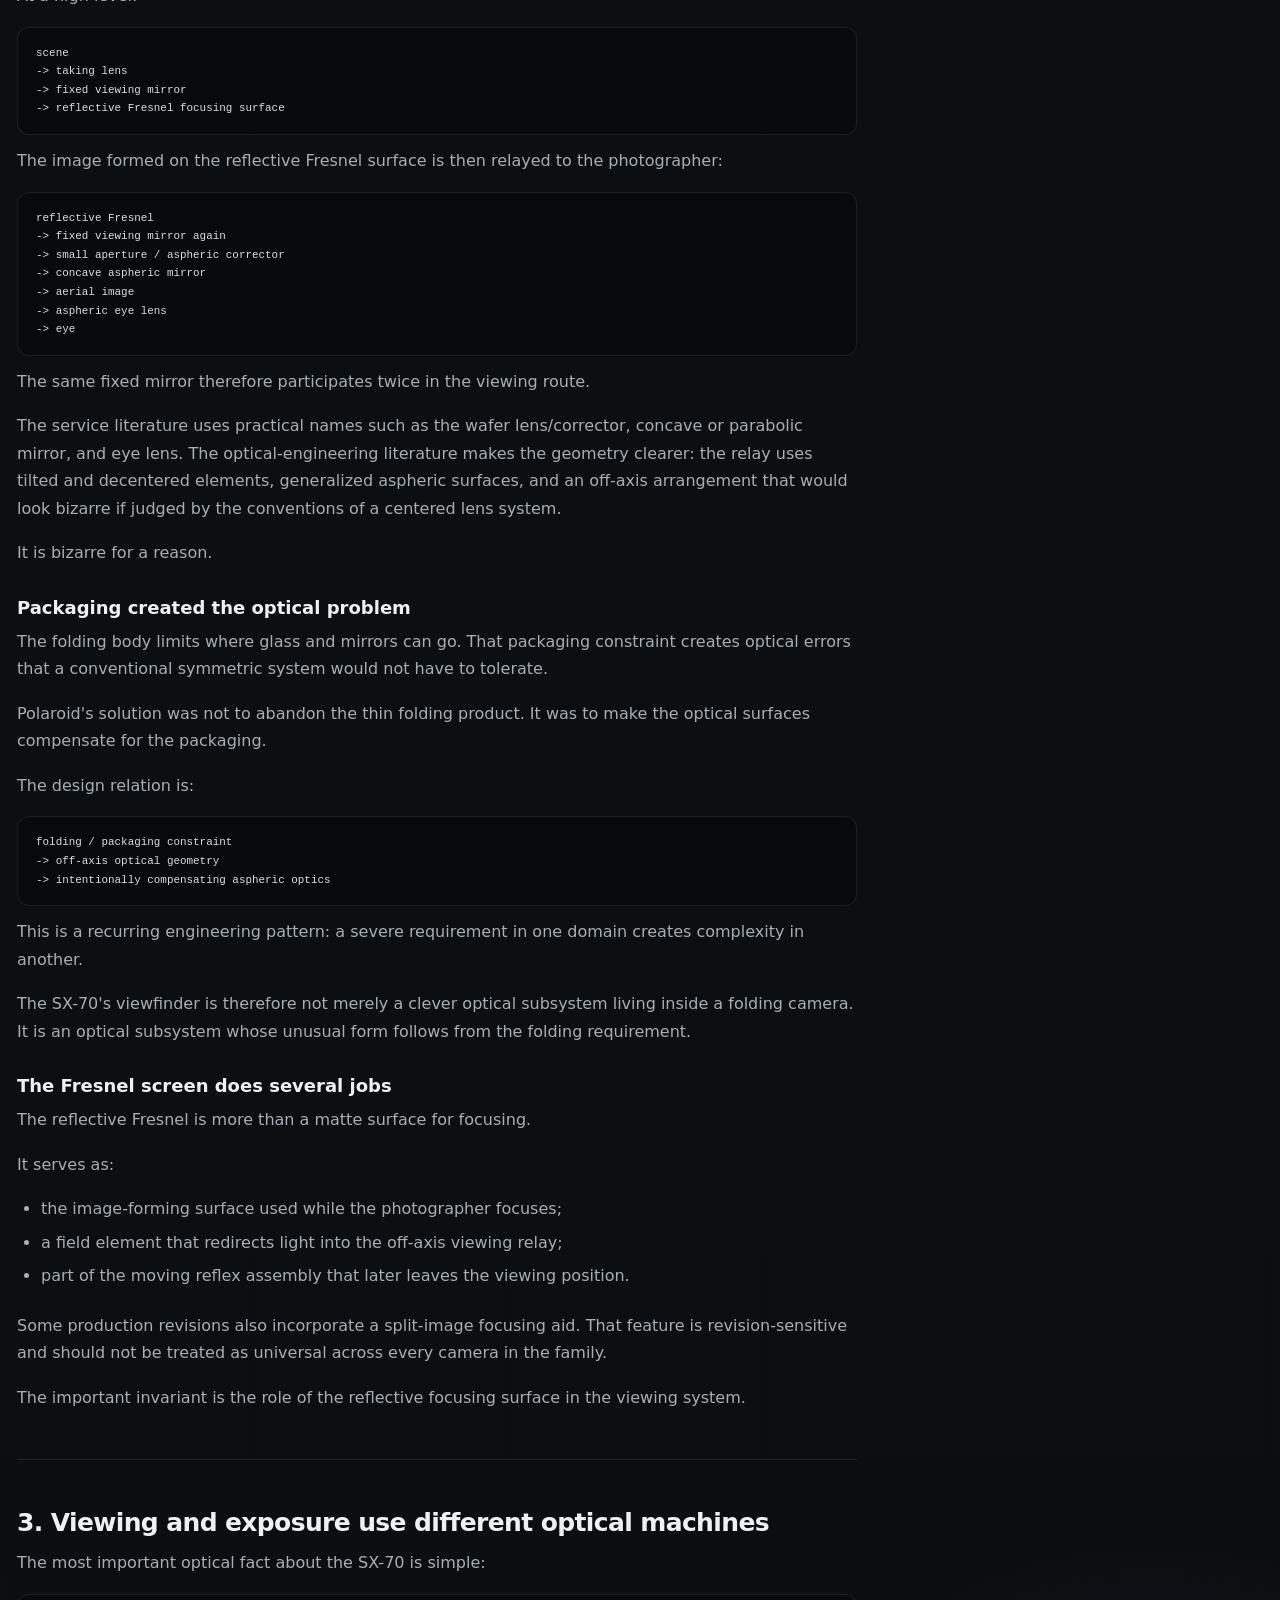
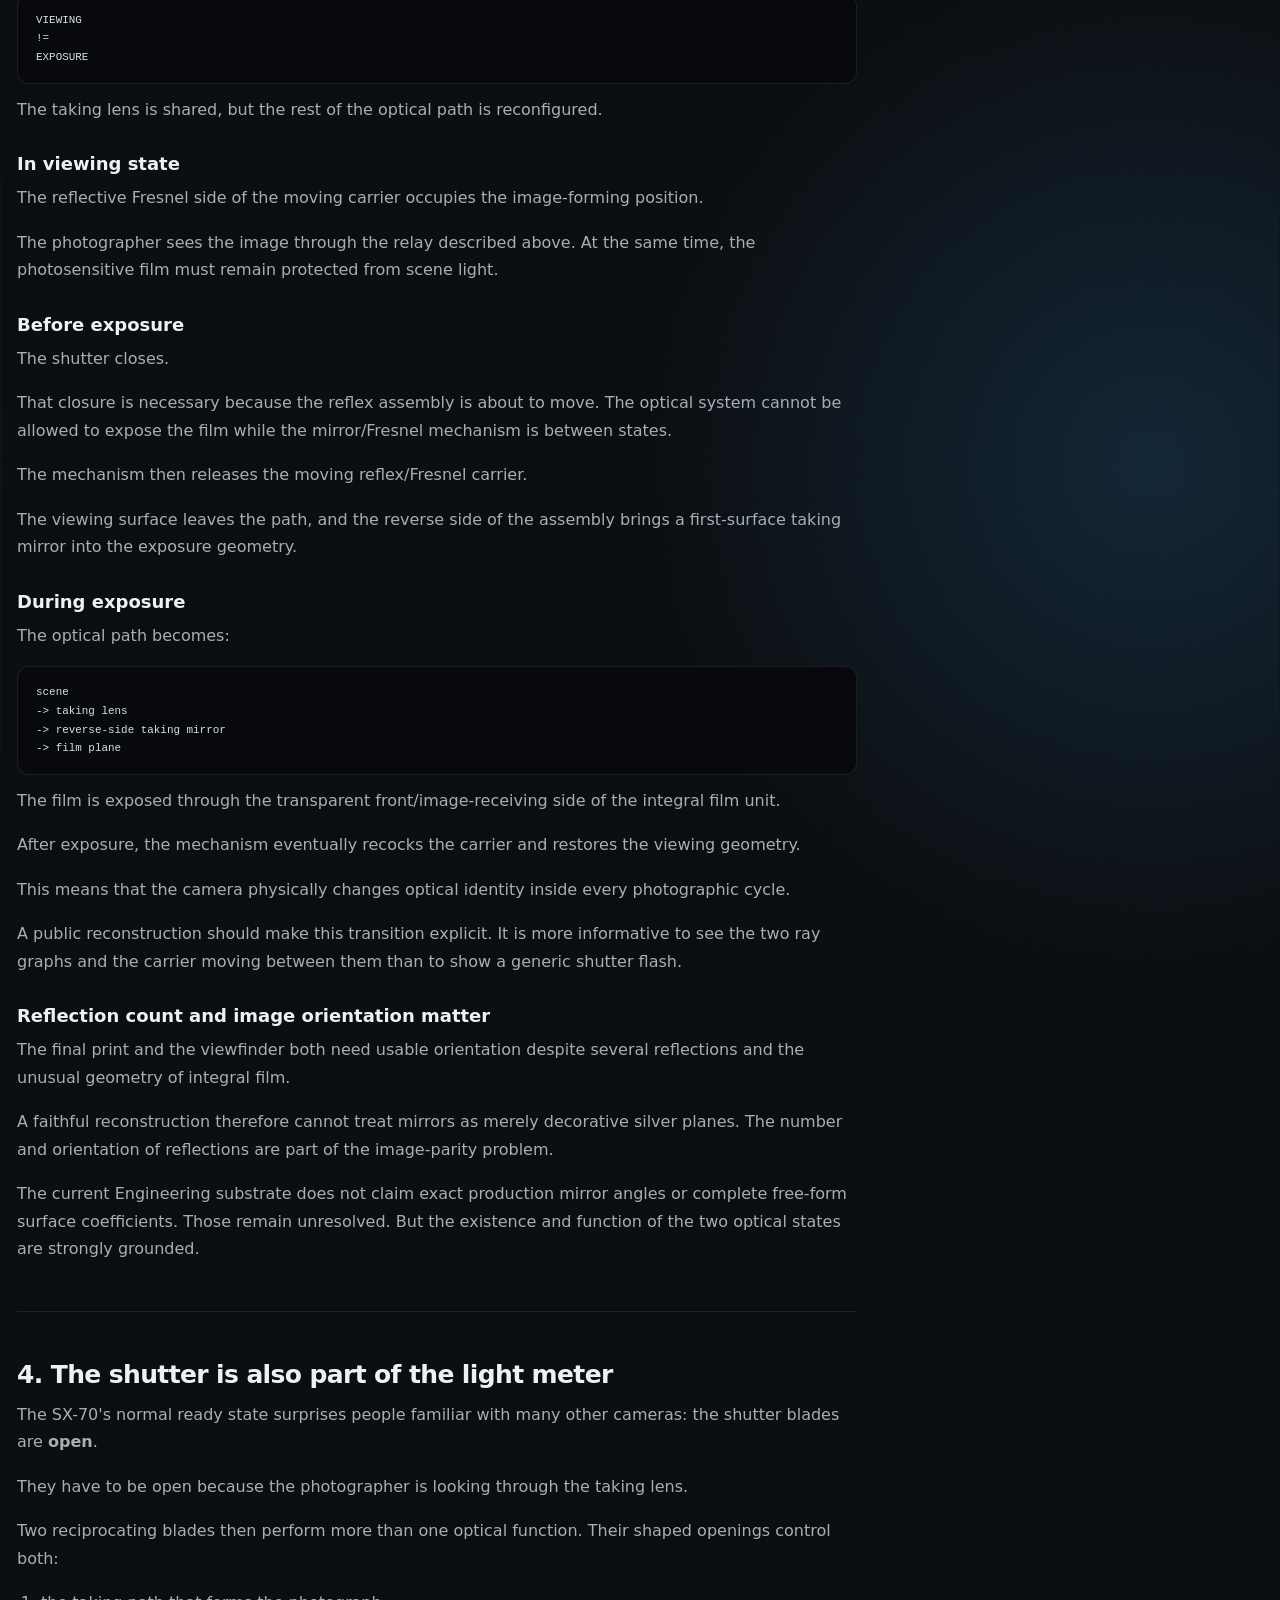
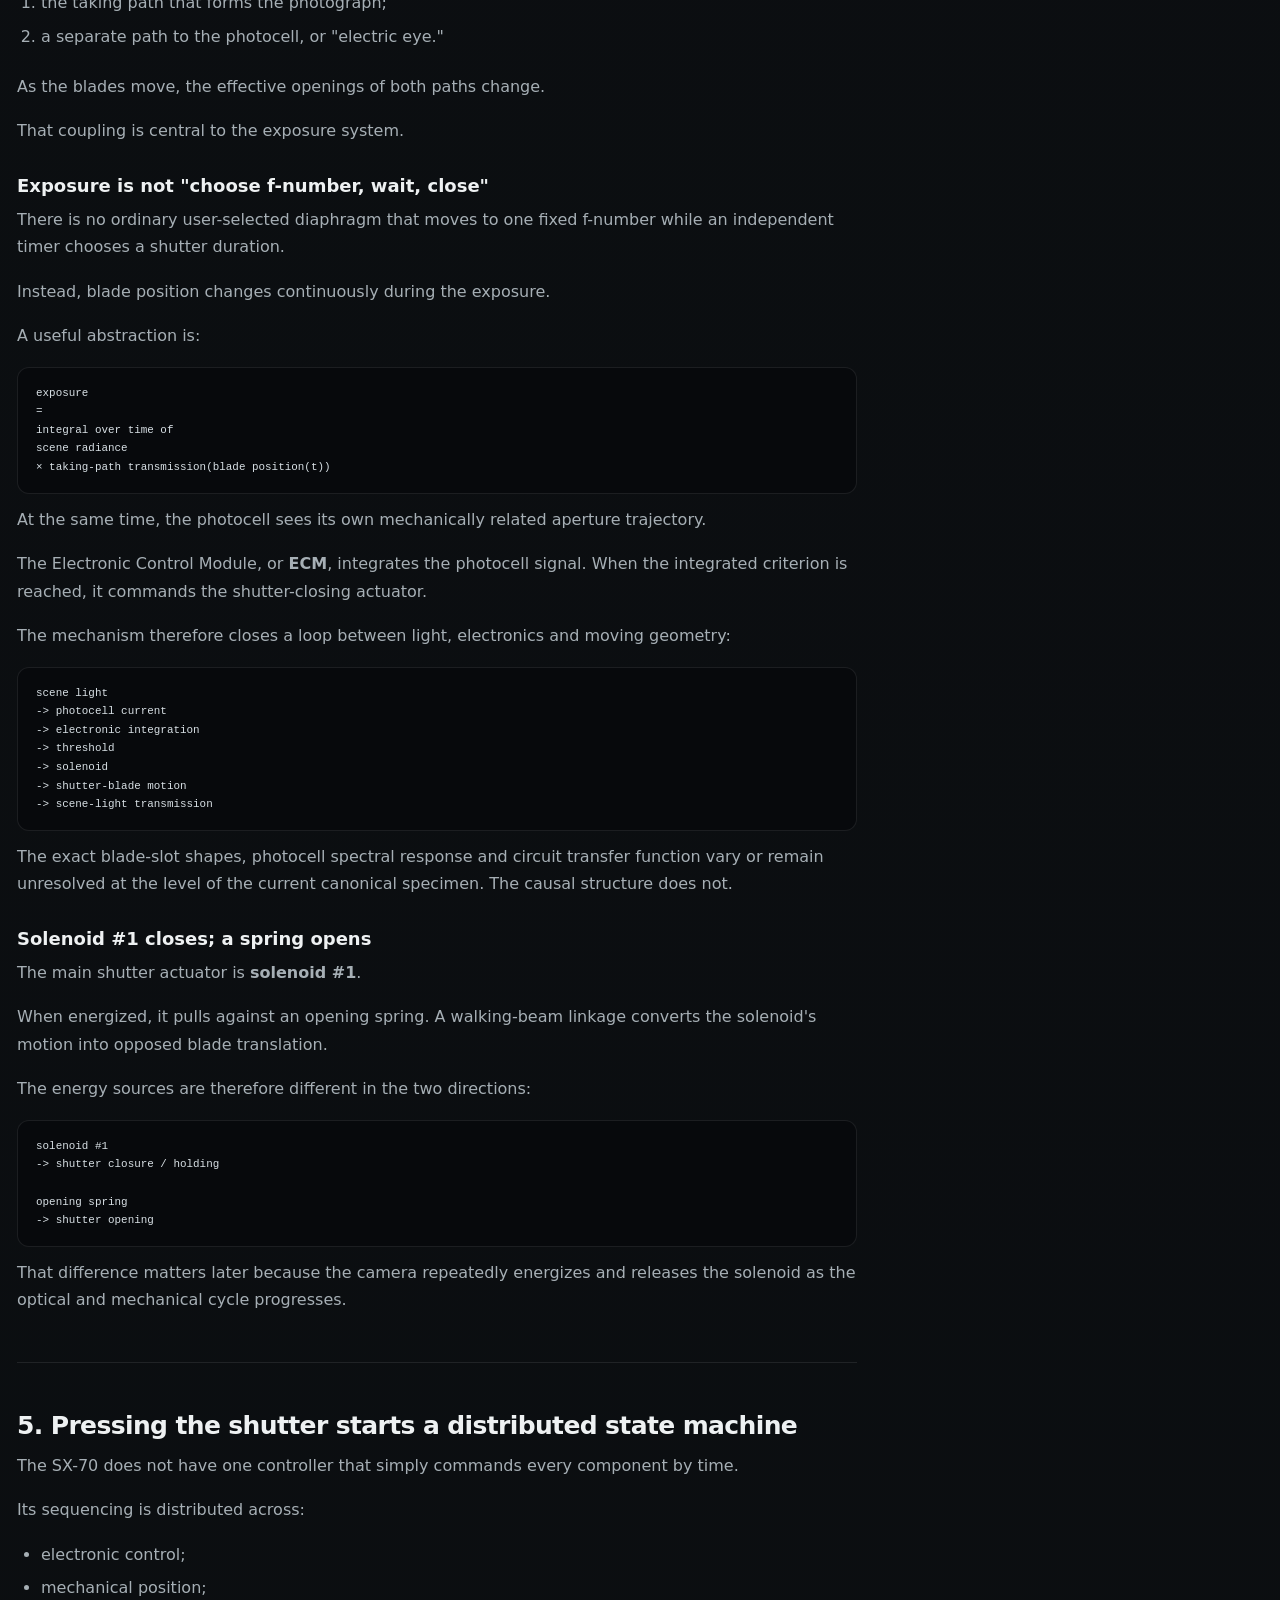
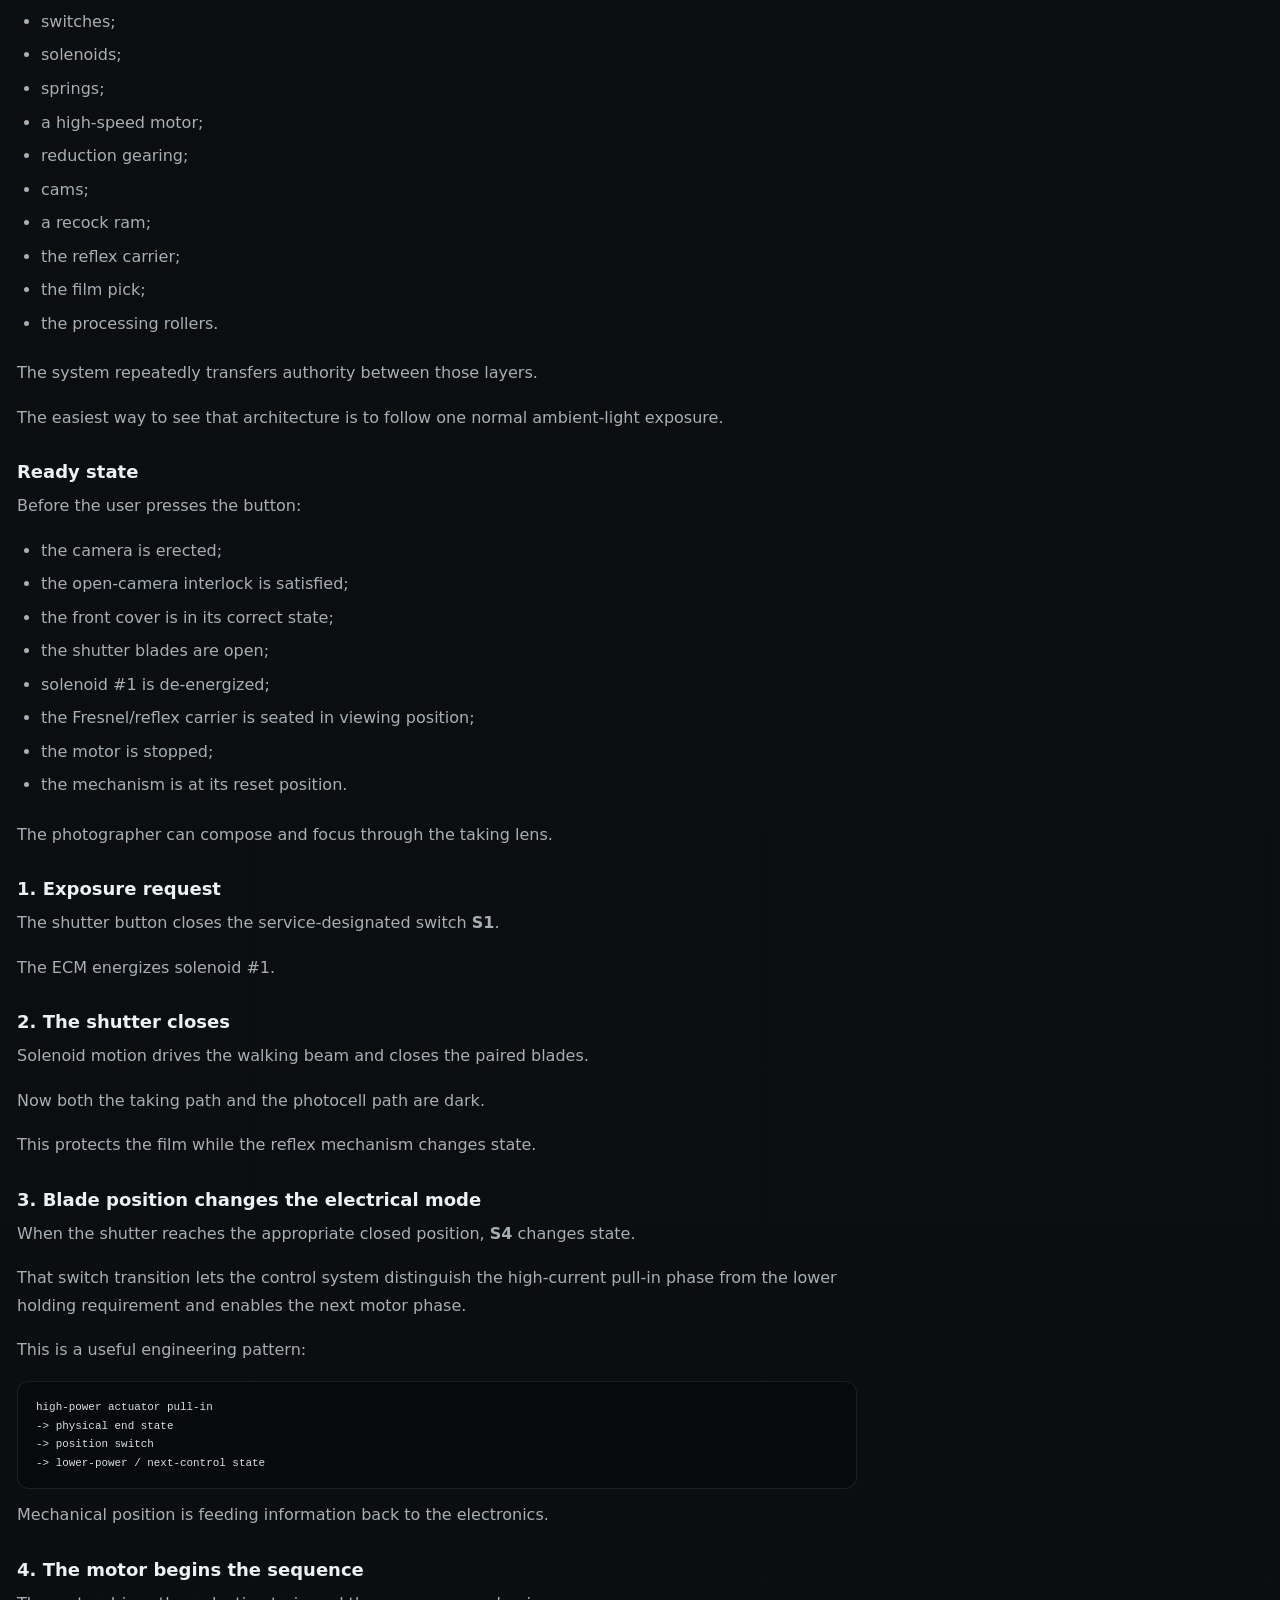
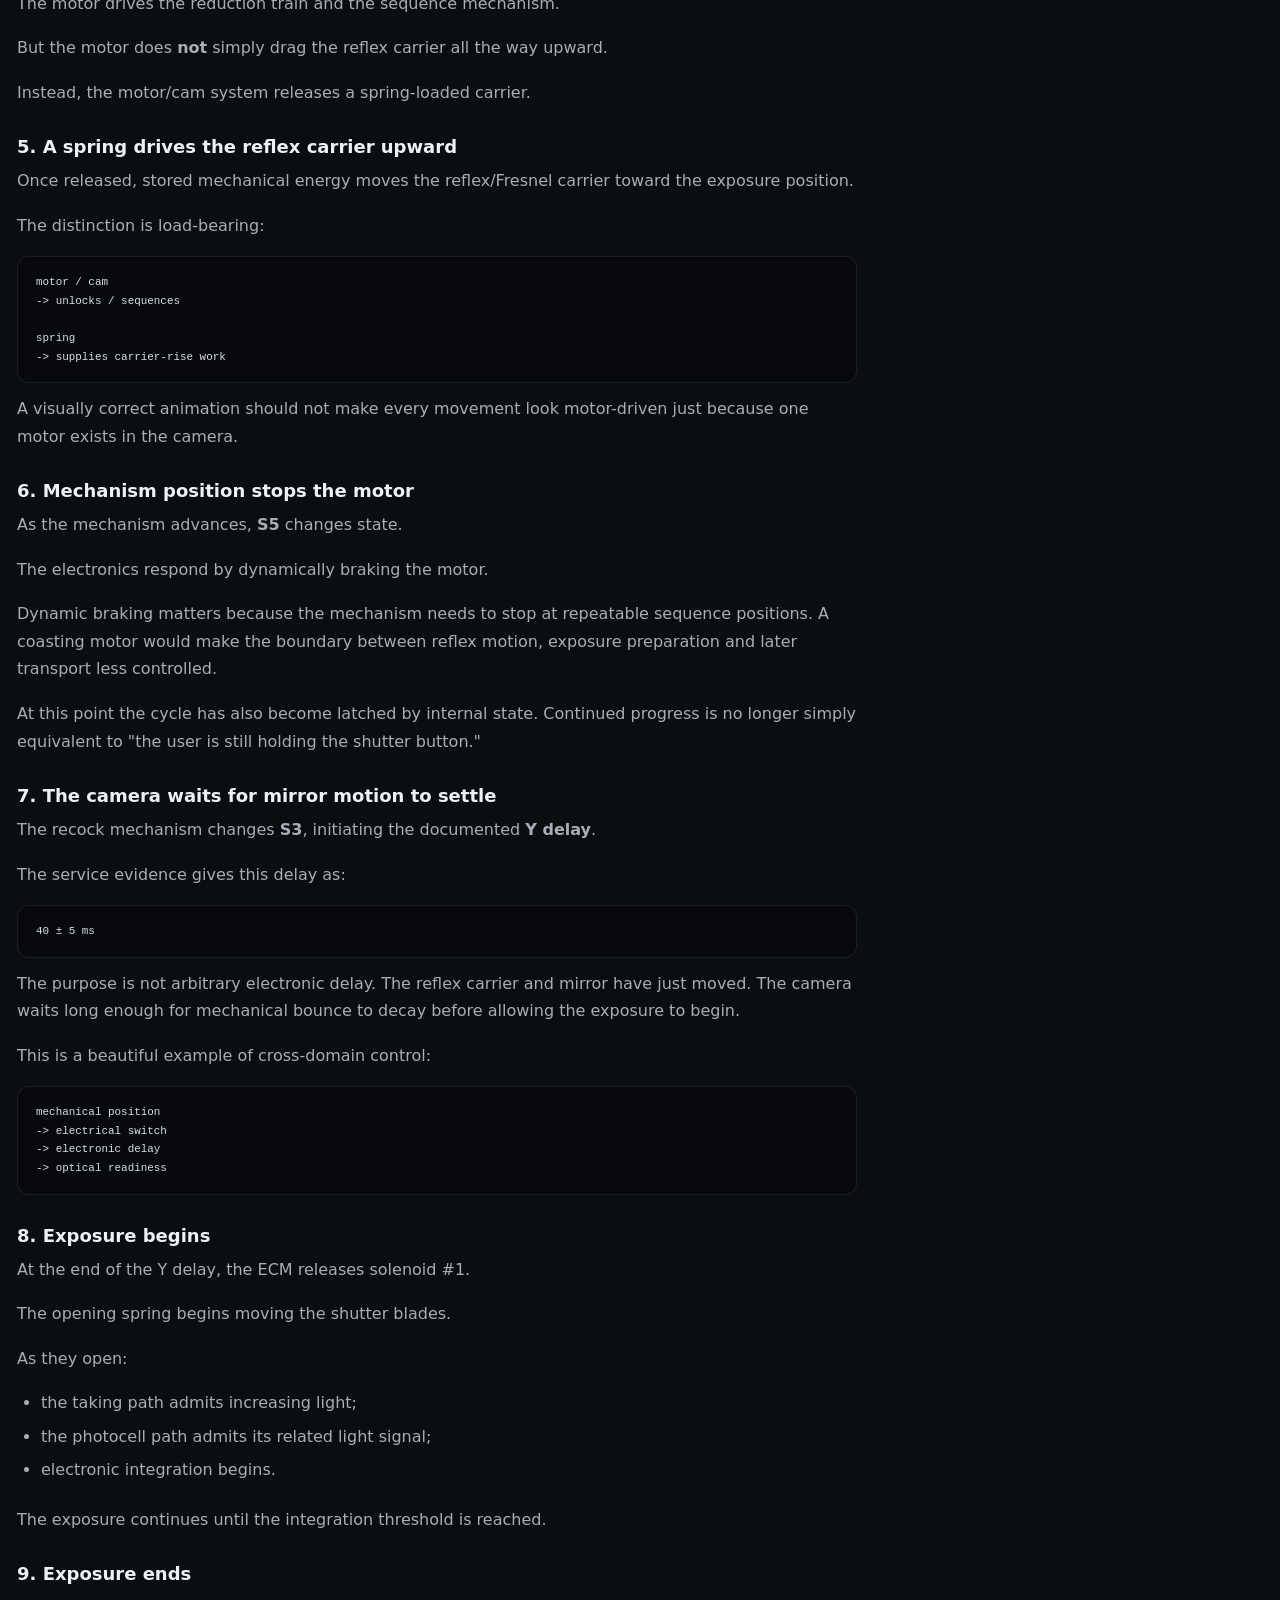
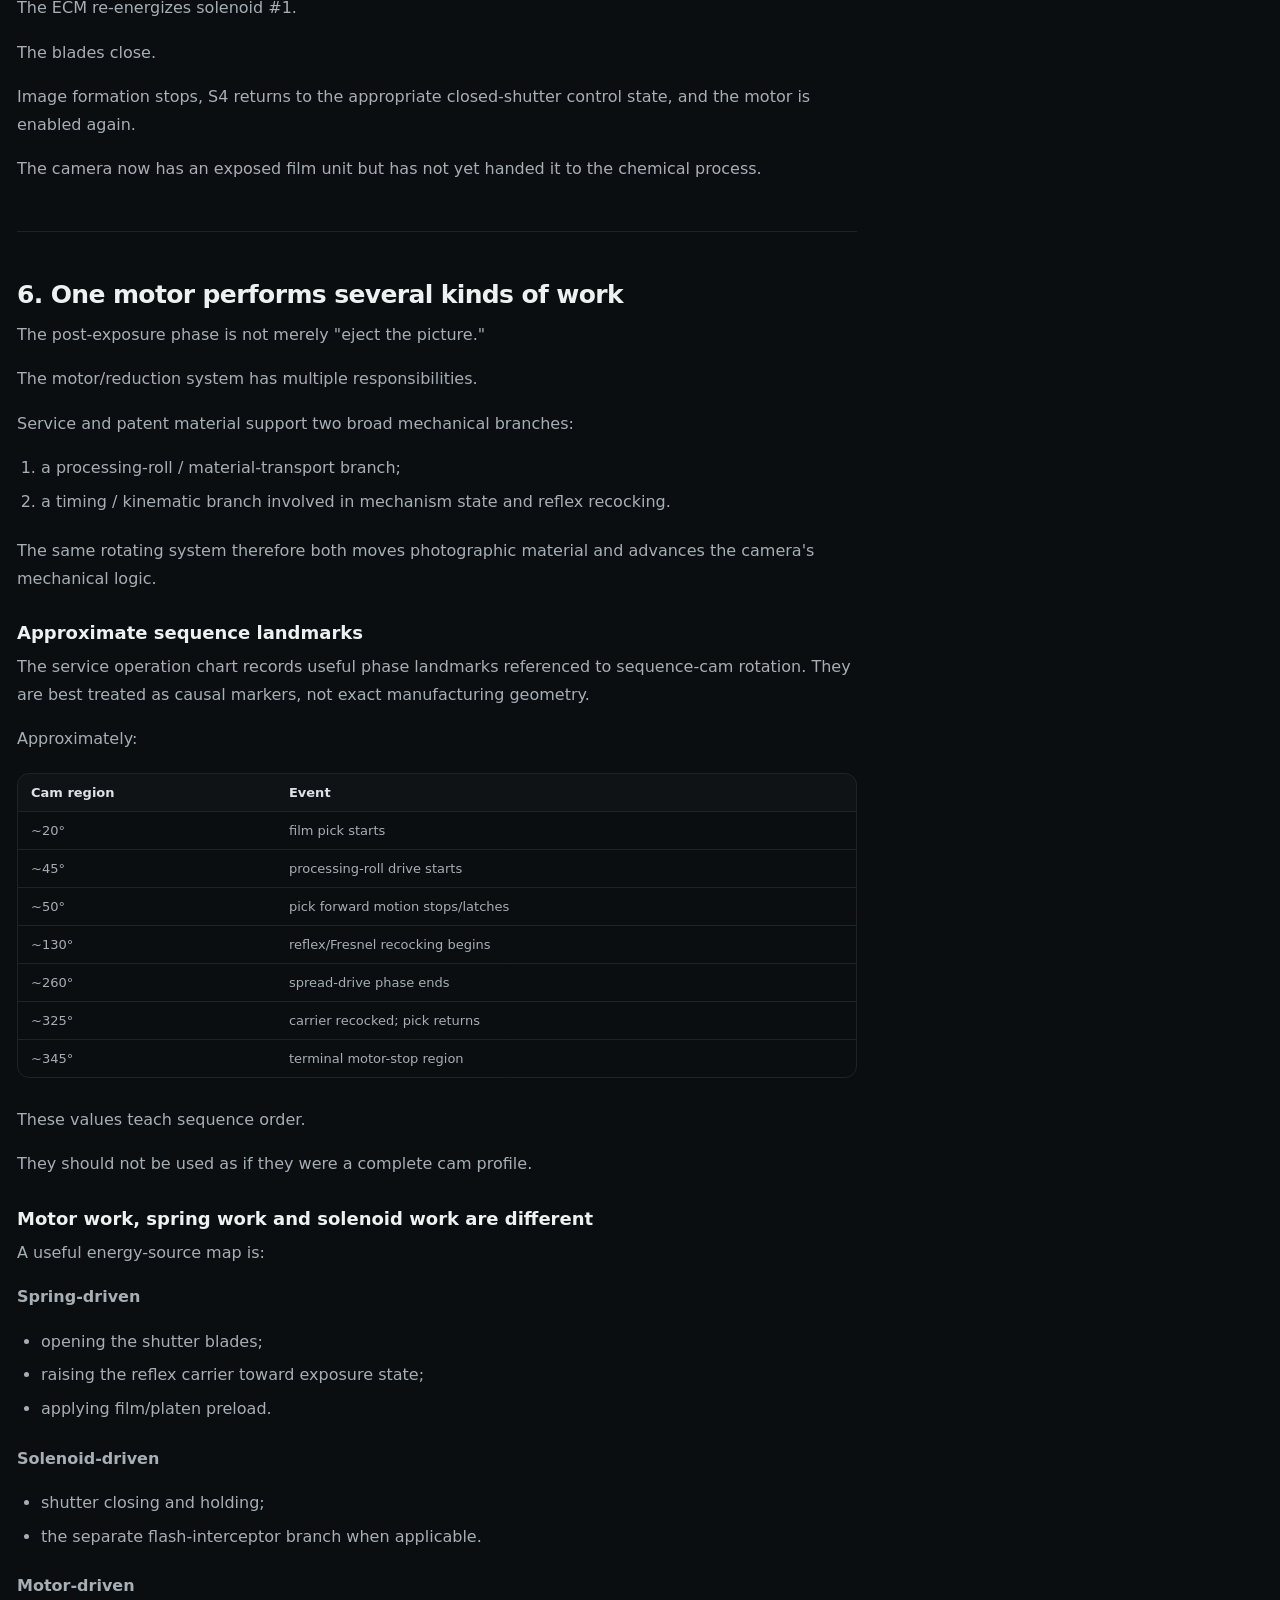
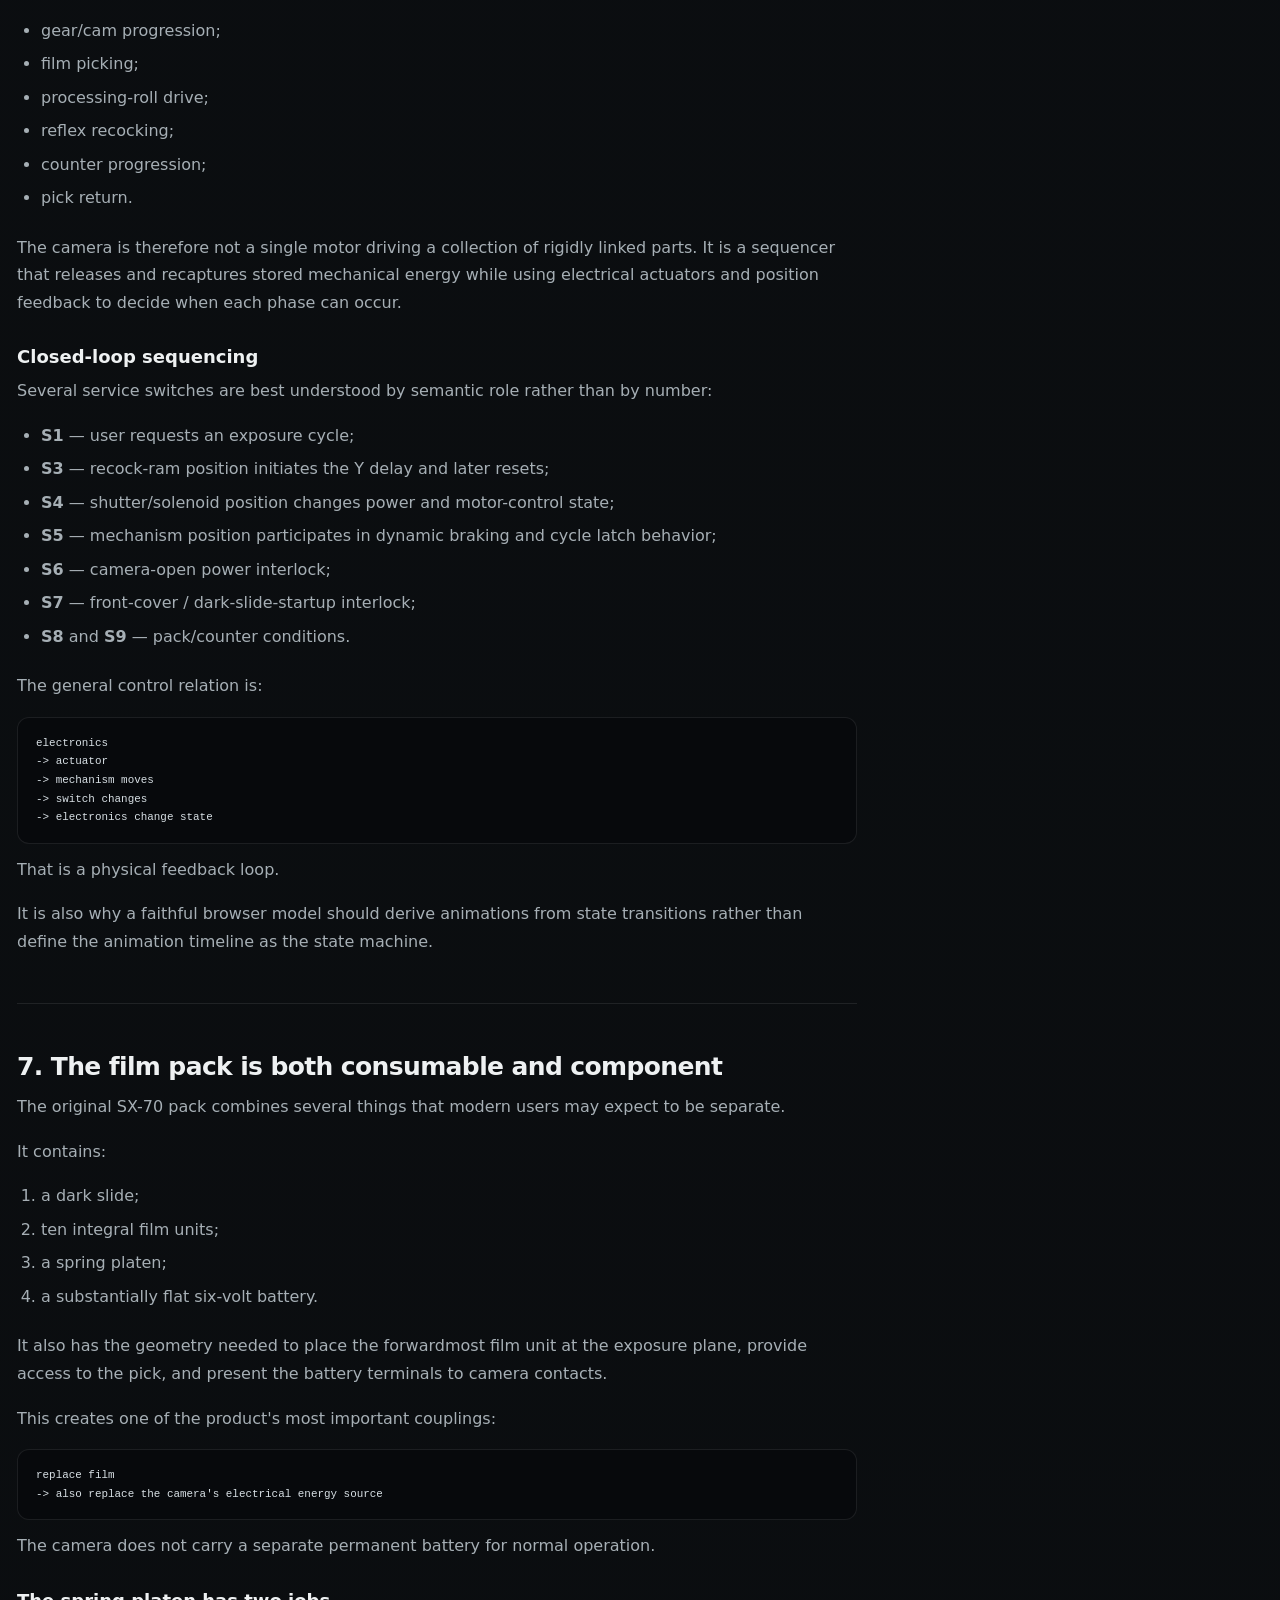
<file: docs/polaroid-sx-70.html>
<!doctype html>
<html lang="en">
<head>
<meta charset="UTF-8">
<meta name="viewport" content="width=device-width, initial-scale=1">
<meta name="description" content="A mechanism-first engineering guide to the original manual-focus Polaroid SX-70 folding SLR, its exposure cycle, film transport, and integral-film chemistry.">
<meta name="works-expression" content="expression:polaroid-sx-70-public-engineering-guide:en:v1">
<meta name="engineering-specimen" content="specimen:polaroid-sx-70">
<title>Polaroid SX-70 — A Camera That Changes State</title>
<style>
:root{color-scheme:dark;--bg:#090b0d;--panel:#11161a;--line:#ffffff16;--line2:#ffffff28;--text:#eef1f2;--muted:#a6afb5;--faint:#707980;--accent:#d6c09a;--accent2:#79b9d8;font-family:Inter,ui-sans-serif,system-ui,-apple-system,BlinkMacSystemFont,"Segoe UI",sans-serif}
*{box-sizing:border-box}html{scroll-behavior:smooth;background:var(--bg)}body{margin:0;color:var(--text);background:radial-gradient(circle at 18% 0,#34281d 0,transparent 36rem),radial-gradient(circle at 90% 18%,#142737 0,transparent 32rem),linear-gradient(180deg,#0c0f12,var(--bg))}
a{color:#e2cba1;text-decoration-thickness:1px;text-underline-offset:3px}a:hover{color:#f1dfbe}
.layout{width:min(1260px,calc(100% - 34px));margin:auto;display:grid;grid-template-columns:minmax(0,840px) 270px;gap:58px;padding:34px 0 90px}
article{min-width:0}.topnav{display:flex;justify-content:space-between;gap:16px;margin-bottom:58px;font-size:13px}.topnav a{text-decoration:none;color:var(--muted)}
.hero{padding-bottom:38px;border-bottom:1px solid var(--line);margin-bottom:34px}.eyebrow{color:var(--accent);font-size:10px;font-weight:850;letter-spacing:.17em;text-transform:uppercase}
.hero h1{font-size:clamp(3rem,8vw,6.2rem);line-height:.91;letter-spacing:-.058em;margin:10px 0 18px;max-width:10ch}.subtitle{font-size:clamp(1.04rem,1.8vw,1.25rem);color:#c1c8cd;line-height:1.55;max-width:70ch;margin:0}
.rendition{margin-top:20px;border:1px solid var(--line);border-left:3px solid var(--accent);border-radius:12px;padding:13px 15px;background:#11161c99;color:var(--muted);font-size:12px;line-height:1.55}
.start-here{margin:28px 0 54px;padding:22px;border:1px solid var(--line2);border-radius:16px;background:linear-gradient(135deg,#d6c09a12,#79b9d80b)}.start-here h2{margin:8px 0 8px;font-size:24px}.start-here p{margin:0 0 16px;color:var(--muted);line-height:1.6}.deep-grid{display:grid;grid-template-columns:repeat(2,minmax(0,1fr));gap:8px}.deep-grid a{text-decoration:none;border:1px solid var(--line2);border-radius:9px;padding:9px 11px;font-size:11px;font-weight:800;background:#ffffff05}
.content h1{font-size:34px;line-height:1.05;letter-spacing:-.035em;max-width:none;margin:66px 0 18px}.content h2{font-size:25px;letter-spacing:-.025em;margin:38px 0 12px}.content h3{font-size:18px;margin:30px 0 10px}
.content p,.content li{color:var(--muted);line-height:1.72}.content p{margin:0 0 17px}.content ul,.content ol{padding-left:24px;margin:0 0 22px}.content li+li{margin-top:6px}
.content blockquote{margin:24px 0;border-left:3px solid var(--accent);padding:12px 18px;background:#11161c99;border-radius:0 10px 10px 0}.content blockquote p{margin:0;color:#d2d8dc}
.content pre{overflow:auto;border:1px solid var(--line);border-radius:12px;padding:16px 18px;background:#07090c;color:#d8e0e5;font-size:12px;line-height:1.55}.content code{background:#ffffff0b;border:1px solid var(--line);border-radius:5px;padding:2px 5px;font-size:.91em}.content pre code{background:transparent;border:0;padding:0}
.content hr{border:0;border-top:1px solid var(--line);margin:48px 0}.table-wrap{overflow:auto;margin:20px 0 28px;border:1px solid var(--line);border-radius:12px}table{width:100%;border-collapse:collapse;min-width:560px}th,td{padding:11px 13px;text-align:left;border-bottom:1px solid var(--line);font-size:13px}th{color:#dce2e7;background:#ffffff05}td{color:var(--muted)}tr:last-child td{border-bottom:0}
.sidebar{position:sticky;top:22px;align-self:start;max-height:calc(100vh - 44px);overflow:auto;border-left:1px solid var(--line);padding-left:22px}.sidebar .eyebrow{margin-bottom:12px}.toc{display:grid;gap:3px}.toc a{color:#8e99a1;text-decoration:none;font-size:11px;line-height:1.35;padding:5px 8px;border-radius:7px}.toc a:hover{color:var(--text);background:#ffffff08}.toc .l1{color:#b7c0c6;font-weight:760;margin-top:5px}.actions{display:grid;gap:8px;margin-top:22px}.actions a{display:block;text-align:center;text-decoration:none;padding:9px 11px;border:1px solid var(--line2);border-radius:9px;font-size:11px;font-weight:800}.actions .primary{background:var(--accent);color:#1b150b;border-color:var(--accent)}
footer{border-top:1px solid var(--line);margin-top:66px;padding-top:18px;color:var(--faint);font-size:11px;line-height:1.6}
@media(max-width:980px){.layout{grid-template-columns:1fr}.sidebar{position:static;order:-1;border-left:0;border-bottom:1px solid var(--line);padding:0 0 22px;max-height:none}.toc{display:none}.actions{grid-template-columns:1fr 1fr;margin-top:10px}}
@media(max-width:560px){.layout{width:min(100% - 24px,1260px);padding-top:20px}.topnav{margin-bottom:38px}.content h1{font-size:29px}.deep-grid,.actions{grid-template-columns:1fr}.hero h1{font-size:3.1rem}}
</style>
</head>
<body>
<div class="layout">
<article>
<nav class="topnav"><a href="../">← Interactive Demos</a><a href="../sx70/">Open 3D specimen ↗</a></nav>
<header class="hero">
<div class="eyebrow">INTERACTIVE ENGINEERING GUIDE</div>
<h1>Polaroid SX-70</h1>
<p class="subtitle">A folding instant SLR whose structure, viewing optics, exposure control, electromechanical sequence, film pack, processing rollers, and self-developing chemistry form one coupled system.</p>
<div class="rendition"><strong>Provenance:</strong> public rendition of Works expression <code>expression:polaroid-sx-70-public-engineering-guide:en:v1</code>, frozen from Engineering state current through 2026-09-30. Canonical technical authority remains internal engineering corpus. Browser geometry, timing normalization, and chemistry rates are public reconstruction/presentation state, not manufacturer measurements.</div>
</header>

<section class="start-here">
  <div class="eyebrow">START WITH THE OBJECT</div>
  <h2>Use the camera, then open the machine</h2>
  <p>Open the reconstructed SX-70, focus it, take a photograph, and follow the handoff from folding structure to reflex optics, exposure sequencing, film transport, rollers, and autonomous integral-film chemistry. The <strong>Internals</strong> view now cuts the shell away from the live mechanism so the moving shutter, motor/gear train, reflex carrier, film pack, pick, and rollers can be inspected together.</p>
  <div class="deep-grid">
    <a href="../sx70/?view=overview">Overview</a>
    <a href="../sx70/?view=folding">Folding</a>
    <a href="../sx70/?view=internals">Internals / cutaway</a>
    <a href="../sx70/?view=frontStandard">Front standard / shutter</a>
    <a href="../sx70/?view=viewing">Viewing optics</a>
    <a href="../sx70/?view=exposure">Exposure optics</a>
    <a href="../sx70/?view=sequence">Exposure sequence</a>
    <a href="../sx70/?view=transport">Film transport</a>
    <a href="../sx70/?view=chemistry">Film chemistry</a>
  </div>
</section>
<div class="content"><h1 id="polaroid-sx-70-the-engineering-of-a-camera-that-changes-state">Polaroid SX-70: the engineering of a camera that changes state</h1><p>The Polaroid SX-70 looks simple in use. Open it, look through it, focus, press the shutter, and a photograph comes out.</p><p>Internally, that short ritual crosses several kinds of engineering that are usually easier to study separately. A folding linkage has to establish repeatable optical geometry. The same taking lens has to support both viewing and exposure. Electronics have to measure light while mechanical shutter blades are moving. A motor, springs, cams, switches and solenoids have to hand control to one another in the right order. The film pack has to serve as photographic medium, positioning fixture and electrical power source. Finally, the camera has to hand an exposed film unit to a sealed chemical process that continues after the print has left the machine.</p><p>A useful way to understand the SX-70 is therefore to follow three nested transformations:</p><pre><code class="language-text">folded object
-&gt; operating camera

viewing camera
-&gt; exposure camera
-&gt; viewing camera

exposed film unit
-&gt; self-contained chemical processor
-&gt; stable positive print</code></pre><p>Those transformations are coupled, but they are not the same thing. Keeping them distinct is the key to making the camera intelligible.</p><p>This guide treats the <strong>original/manual-focus folding SX-70</strong> as the canonical specimen. Later Sonar autofocus cameras belong to the family but are not silently mixed into the base mechanism. Likewise, original 1970s film-pack behavior, later Time-Zero lineage, and modern Polaroid film are not treated as interchangeable.</p><h2 id="1-a-flat-object-has-to-become-a-camera">1. A flat object has to become a camera</h2><p>The SX-70 does not merely fold for convenience. Its folded form is not photographically ready.</p><p>When the camera is closed, the major upper structures collapse toward the thin base, the bellows contracts, the viewing system loses its operating geometry, and the open-camera electrical interlock is not in its ready condition. Opening the camera changes all of those states together.</p><p>The major structural vocabulary is straightforward at a functional level:</p><ul><li>a lower <strong>base</strong>, which contains the film-pack well and much of the drive mechanism;</li><li>hinged <strong>rear</strong> and <strong>forward</strong> structural panels;</li><li>the front <strong>lens/shutter housing</strong>;</li><li>a collapsible <strong>viewfinder structure</strong>;</li><li><strong>erecting linkages</strong> that constrain and register the deployed geometry;</li><li>a flexible <strong>bellows</strong> that closes the exposure chamber against stray light.</li></ul><p>Optical-engineering literature describes the folding concept in four-bar terms. That is a useful architectural description, but it is not a dimensioned factory drawing. It tells us that the deployed geometry is constrained by linked members rather than by several independently moving parts. It does not give us license to invent exact production link lengths, pivot coordinates, spring rates, or latch forces.</p><p>That distinction matters for any 3D reconstruction. A plausible-looking folding motion can be valuable without being measurement-grade geometry.</p><h3 id="the-bellows-is-not-the-locator">The bellows is not the locator</h3><p>The bellows is easy to overinterpret because it is visually prominent. Its essential job is to provide a flexible, opaque enclosure as the rigid structure changes shape.</p><p>It should not be modeled as the object that determines camera pose.</p><p>The causal direction is the reverse:</p><pre><code class="language-text">rigid linkage reaches deployed geometry
-&gt; bellows follows that geometry
-&gt; exposure chamber becomes light-tight</code></pre><p>In the erected state, the linkage has to establish enough repeatability for the taking lens, fixed viewing mirror, reflex/Fresnel carrier and viewfinder relay to work together. The user does not calibrate the optical system every time the camera is opened. Mechanical registration has to make the act of opening the camera sufficient.</p><p>This is the first important engineering lesson of the SX-70:</p><blockquote><p><strong>Deployment is part of optical function.</strong></p></blockquote><p>The camera's structure is therefore not merely an enclosure around the optical system. It is one of the things that makes the optical system possible.</p><h3 id="deployment-also-participates-in-power-control">Deployment also participates in power control</h3><p>The camera uses a six-volt battery carried inside the film pack. But the mere presence of that battery does not mean the camera is electrically enabled.</p><p>The open-camera interlock, identified in the service system as <strong>S6</strong>, participates in the power path. Folding and unfolding are therefore coupled to electrical state as well as to geometry.</p><p>A faithful model needs to preserve:</p><pre><code class="language-text">battery present
!=
camera powered</code></pre><p>and:</p><pre><code class="language-text">camera open
-&gt; structural registration
+ optical availability
+ electrical enable condition</code></pre><p>That makes "open the camera" a much richer action than a cosmetic animation.</p><hr><h2 id="2-the-sx-70-is-a-single-lens-reflex-without-a-conventional-prism">2. The SX-70 is a single-lens reflex without a conventional prism</h2><p>A single-lens reflex camera lets the photographer compose and focus through the same taking lens that forms the photograph. That sounds ordinary until the rest of the SX-70's design constraints are added.</p><p>The camera also has to:</p><ul><li>fold into a thin package;</li><li>keep the taking lens relatively compact;</li><li>provide a bright enough viewing image through an approximately f/8 lens;</li><li>allow close focusing;</li><li>avoid the height of a conventional pentaprism;</li><li>return to repeatable alignment every time the body is erected.</li></ul><p>The resulting viewing optics are deliberately unconventional.</p><h3 id="the-taking-lens">The taking lens</h3><p>The normalized service evidence describes a four-element glass objective with approximately f/8 maximum aperture and front-element focusing. The service focus range reaches from about 10.4 inches to infinity.</p><p>The foundational lens patent describes the compact four-element architecture as outer positive elements around inner negative elements, with front-element focusing and relatively stable back focus through the focusing motion.</p><p>Engineering does not currently promote one exact production glass prescription or one exact focal length across every revision. The functional architecture is much better grounded than those finer production details.</p><h3 id="the-viewing-path">The viewing path</h3><p>In normal viewing state, scene light follows a folded route.</p><p>At a high level:</p><pre><code class="language-text">scene
-&gt; taking lens
-&gt; fixed viewing mirror
-&gt; reflective Fresnel focusing surface</code></pre><p>The image formed on the reflective Fresnel surface is then relayed to the photographer:</p><pre><code class="language-text">reflective Fresnel
-&gt; fixed viewing mirror again
-&gt; small aperture / aspheric corrector
-&gt; concave aspheric mirror
-&gt; aerial image
-&gt; aspheric eye lens
-&gt; eye</code></pre><p>The same fixed mirror therefore participates twice in the viewing route.</p><p>The service literature uses practical names such as the wafer lens/corrector, concave or parabolic mirror, and eye lens. The optical-engineering literature makes the geometry clearer: the relay uses tilted and decentered elements, generalized aspheric surfaces, and an off-axis arrangement that would look bizarre if judged by the conventions of a centered lens system.</p><p>It is bizarre for a reason.</p><h3 id="packaging-created-the-optical-problem">Packaging created the optical problem</h3><p>The folding body limits where glass and mirrors can go. That packaging constraint creates optical errors that a conventional symmetric system would not have to tolerate.</p><p>Polaroid's solution was not to abandon the thin folding product. It was to make the optical surfaces compensate for the packaging.</p><p>The design relation is:</p><pre><code class="language-text">folding / packaging constraint
-&gt; off-axis optical geometry
-&gt; intentionally compensating aspheric optics</code></pre><p>This is a recurring engineering pattern: a severe requirement in one domain creates complexity in another.</p><p>The SX-70's viewfinder is therefore not merely a clever optical subsystem living inside a folding camera. It is an optical subsystem whose unusual form follows from the folding requirement.</p><h3 id="the-fresnel-screen-does-several-jobs">The Fresnel screen does several jobs</h3><p>The reflective Fresnel is more than a matte surface for focusing.</p><p>It serves as:</p><ul><li>the image-forming surface used while the photographer focuses;</li><li>a field element that redirects light into the off-axis viewing relay;</li><li>part of the moving reflex assembly that later leaves the viewing position.</li></ul><p>Some production revisions also incorporate a split-image focusing aid. That feature is revision-sensitive and should not be treated as universal across every camera in the family.</p><p>The important invariant is the role of the reflective focusing surface in the viewing system.</p><hr><h2 id="3-viewing-and-exposure-use-different-optical-machines">3. Viewing and exposure use different optical machines</h2><p>The most important optical fact about the SX-70 is simple:</p><pre><code class="language-text">VIEWING
!=
EXPOSURE</code></pre><p>The taking lens is shared, but the rest of the optical path is reconfigured.</p><h3 id="in-viewing-state">In viewing state</h3><p>The reflective Fresnel side of the moving carrier occupies the image-forming position.</p><p>The photographer sees the image through the relay described above. At the same time, the photosensitive film must remain protected from scene light.</p><h3 id="before-exposure">Before exposure</h3><p>The shutter closes.</p><p>That closure is necessary because the reflex assembly is about to move. The optical system cannot be allowed to expose the film while the mirror/Fresnel mechanism is between states.</p><p>The mechanism then releases the moving reflex/Fresnel carrier.</p><p>The viewing surface leaves the path, and the reverse side of the assembly brings a first-surface taking mirror into the exposure geometry.</p><h3 id="during-exposure">During exposure</h3><p>The optical path becomes:</p><pre><code class="language-text">scene
-&gt; taking lens
-&gt; reverse-side taking mirror
-&gt; film plane</code></pre><p>The film is exposed through the transparent front/image-receiving side of the integral film unit.</p><p>After exposure, the mechanism eventually recocks the carrier and restores the viewing geometry.</p><p>This means that the camera physically changes optical identity inside every photographic cycle.</p><p>A public reconstruction should make this transition explicit. It is more informative to see the two ray graphs and the carrier moving between them than to show a generic shutter flash.</p><h3 id="reflection-count-and-image-orientation-matter">Reflection count and image orientation matter</h3><p>The final print and the viewfinder both need usable orientation despite several reflections and the unusual geometry of integral film.</p><p>A faithful reconstruction therefore cannot treat mirrors as merely decorative silver planes. The number and orientation of reflections are part of the image-parity problem.</p><p>The current Engineering substrate does not claim exact production mirror angles or complete free-form surface coefficients. Those remain unresolved. But the existence and function of the two optical states are strongly grounded.</p><hr><h2 id="4-the-shutter-is-also-part-of-the-light-meter">4. The shutter is also part of the light meter</h2><p>The SX-70's normal ready state surprises people familiar with many other cameras: the shutter blades are <strong>open</strong>.</p><p>They have to be open because the photographer is looking through the taking lens.</p><p>Two reciprocating blades then perform more than one optical function. Their shaped openings control both:</p><ol><li>the taking path that forms the photograph;</li><li>a separate path to the photocell, or "electric eye."</li></ol><p>As the blades move, the effective openings of both paths change.</p><p>That coupling is central to the exposure system.</p><h3 id="exposure-is-not-choose-f-number-wait-close">Exposure is not "choose f-number, wait, close"</h3><p>There is no ordinary user-selected diaphragm that moves to one fixed f-number while an independent timer chooses a shutter duration.</p><p>Instead, blade position changes continuously during the exposure.</p><p>A useful abstraction is:</p><pre><code class="language-text">exposure
=
integral over time of
scene radiance
× taking-path transmission(blade position(t))</code></pre><p>At the same time, the photocell sees its own mechanically related aperture trajectory.</p><p>The Electronic Control Module, or <strong>ECM</strong>, integrates the photocell signal. When the integrated criterion is reached, it commands the shutter-closing actuator.</p><p>The mechanism therefore closes a loop between light, electronics and moving geometry:</p><pre><code class="language-text">scene light
-&gt; photocell current
-&gt; electronic integration
-&gt; threshold
-&gt; solenoid
-&gt; shutter-blade motion
-&gt; scene-light transmission</code></pre><p>The exact blade-slot shapes, photocell spectral response and circuit transfer function vary or remain unresolved at the level of the current canonical specimen. The causal structure does not.</p><h3 id="solenoid-1-closes-a-spring-opens">Solenoid #1 closes; a spring opens</h3><p>The main shutter actuator is <strong>solenoid #1</strong>.</p><p>When energized, it pulls against an opening spring. A walking-beam linkage converts the solenoid's motion into opposed blade translation.</p><p>The energy sources are therefore different in the two directions:</p><pre><code class="language-text">solenoid #1
-&gt; shutter closure / holding

opening spring
-&gt; shutter opening</code></pre><p>That difference matters later because the camera repeatedly energizes and releases the solenoid as the optical and mechanical cycle progresses.</p><hr><h2 id="5-pressing-the-shutter-starts-a-distributed-state-machine">5. Pressing the shutter starts a distributed state machine</h2><p>The SX-70 does not have one controller that simply commands every component by time.</p><p>Its sequencing is distributed across:</p><ul><li>electronic control;</li><li>mechanical position;</li><li>switches;</li><li>solenoids;</li><li>springs;</li><li>a high-speed motor;</li><li>reduction gearing;</li><li>cams;</li><li>a recock ram;</li><li>the reflex carrier;</li><li>the film pick;</li><li>the processing rollers.</li></ul><p>The system repeatedly transfers authority between those layers.</p><p>The easiest way to see that architecture is to follow one normal ambient-light exposure.</p><h3 id="ready-state">Ready state</h3><p>Before the user presses the button:</p><ul><li>the camera is erected;</li><li>the open-camera interlock is satisfied;</li><li>the front cover is in its correct state;</li><li>the shutter blades are open;</li><li>solenoid #1 is de-energized;</li><li>the Fresnel/reflex carrier is seated in viewing position;</li><li>the motor is stopped;</li><li>the mechanism is at its reset position.</li></ul><p>The photographer can compose and focus through the taking lens.</p><h3 id="1-exposure-request">1. Exposure request</h3><p>The shutter button closes the service-designated switch <strong>S1</strong>.</p><p>The ECM energizes solenoid #1.</p><h3 id="2-the-shutter-closes">2. The shutter closes</h3><p>Solenoid motion drives the walking beam and closes the paired blades.</p><p>Now both the taking path and the photocell path are dark.</p><p>This protects the film while the reflex mechanism changes state.</p><h3 id="3-blade-position-changes-the-electrical-mode">3. Blade position changes the electrical mode</h3><p>When the shutter reaches the appropriate closed position, <strong>S4</strong> changes state.</p><p>That switch transition lets the control system distinguish the high-current pull-in phase from the lower holding requirement and enables the next motor phase.</p><p>This is a useful engineering pattern:</p><pre><code class="language-text">high-power actuator pull-in
-&gt; physical end state
-&gt; position switch
-&gt; lower-power / next-control state</code></pre><p>Mechanical position is feeding information back to the electronics.</p><h3 id="4-the-motor-begins-the-sequence">4. The motor begins the sequence</h3><p>The motor drives the reduction train and the sequence mechanism.</p><p>But the motor does <strong>not</strong> simply drag the reflex carrier all the way upward.</p><p>Instead, the motor/cam system releases a spring-loaded carrier.</p><h3 id="5-a-spring-drives-the-reflex-carrier-upward">5. A spring drives the reflex carrier upward</h3><p>Once released, stored mechanical energy moves the reflex/Fresnel carrier toward the exposure position.</p><p>The distinction is load-bearing:</p><pre><code class="language-text">motor / cam
-&gt; unlocks / sequences

spring
-&gt; supplies carrier-rise work</code></pre><p>A visually correct animation should not make every movement look motor-driven just because one motor exists in the camera.</p><h3 id="6-mechanism-position-stops-the-motor">6. Mechanism position stops the motor</h3><p>As the mechanism advances, <strong>S5</strong> changes state.</p><p>The electronics respond by dynamically braking the motor.</p><p>Dynamic braking matters because the mechanism needs to stop at repeatable sequence positions. A coasting motor would make the boundary between reflex motion, exposure preparation and later transport less controlled.</p><p>At this point the cycle has also become latched by internal state. Continued progress is no longer simply equivalent to "the user is still holding the shutter button."</p><h3 id="7-the-camera-waits-for-mirror-motion-to-settle">7. The camera waits for mirror motion to settle</h3><p>The recock mechanism changes <strong>S3</strong>, initiating the documented <strong>Y delay</strong>.</p><p>The service evidence gives this delay as:</p><pre><code class="language-text">40 ± 5 ms</code></pre><p>The purpose is not arbitrary electronic delay. The reflex carrier and mirror have just moved. The camera waits long enough for mechanical bounce to decay before allowing the exposure to begin.</p><p>This is a beautiful example of cross-domain control:</p><pre><code class="language-text">mechanical position
-&gt; electrical switch
-&gt; electronic delay
-&gt; optical readiness</code></pre><h3 id="8-exposure-begins">8. Exposure begins</h3><p>At the end of the Y delay, the ECM releases solenoid #1.</p><p>The opening spring begins moving the shutter blades.</p><p>As they open:</p><ul><li>the taking path admits increasing light;</li><li>the photocell path admits its related light signal;</li><li>electronic integration begins.</li></ul><p>The exposure continues until the integration threshold is reached.</p><h3 id="9-exposure-ends">9. Exposure ends</h3><p>The ECM re-energizes solenoid #1.</p><p>The blades close.</p><p>Image formation stops, S4 returns to the appropriate closed-shutter control state, and the motor is enabled again.</p><p>The camera now has an exposed film unit but has not yet handed it to the chemical process.</p><hr><h2 id="6-one-motor-performs-several-kinds-of-work">6. One motor performs several kinds of work</h2><p>The post-exposure phase is not merely "eject the picture."</p><p>The motor/reduction system has multiple responsibilities.</p><p>Service and patent material support two broad mechanical branches:</p><ol><li>a processing-roll / material-transport branch;</li><li>a timing / kinematic branch involved in mechanism state and reflex recocking.</li></ol><p>The same rotating system therefore both moves photographic material and advances the camera's mechanical logic.</p><h3 id="approximate-sequence-landmarks">Approximate sequence landmarks</h3><p>The service operation chart records useful phase landmarks referenced to sequence-cam rotation. They are best treated as causal markers, not exact manufacturing geometry.</p><p>Approximately:</p><div class="table-wrap"><table><thead><tr><th>Cam region</th><th>Event</th></tr></thead><tbody><tr><td>~20°</td><td>film pick starts</td></tr><tr><td>~45°</td><td>processing-roll drive starts</td></tr><tr><td>~50°</td><td>pick forward motion stops/latches</td></tr><tr><td>~130°</td><td>reflex/Fresnel recocking begins</td></tr><tr><td>~260°</td><td>spread-drive phase ends</td></tr><tr><td>~325°</td><td>carrier recocked; pick returns</td></tr><tr><td>~345°</td><td>terminal motor-stop region</td></tr></tbody></table></div><p>These values teach sequence order.</p><p>They should not be used as if they were a complete cam profile.</p><h3 id="motor-work-spring-work-and-solenoid-work-are-different">Motor work, spring work and solenoid work are different</h3><p>A useful energy-source map is:</p><p><strong>Spring-driven</strong></p><ul><li>opening the shutter blades;</li><li>raising the reflex carrier toward exposure state;</li><li>applying film/platen preload.</li></ul><p><strong>Solenoid-driven</strong></p><ul><li>shutter closing and holding;</li><li>the separate flash-interceptor branch when applicable.</li></ul><p><strong>Motor-driven</strong></p><ul><li>gear/cam progression;</li><li>film picking;</li><li>processing-roll drive;</li><li>reflex recocking;</li><li>counter progression;</li><li>pick return.</li></ul><p>The camera is therefore not a single motor driving a collection of rigidly linked parts. It is a sequencer that releases and recaptures stored mechanical energy while using electrical actuators and position feedback to decide when each phase can occur.</p><h3 id="closed-loop-sequencing">Closed-loop sequencing</h3><p>Several service switches are best understood by semantic role rather than by number:</p><ul><li><strong>S1</strong> — user requests an exposure cycle;</li><li><strong>S3</strong> — recock-ram position initiates the Y delay and later resets;</li><li><strong>S4</strong> — shutter/solenoid position changes power and motor-control state;</li><li><strong>S5</strong> — mechanism position participates in dynamic braking and cycle latch behavior;</li><li><strong>S6</strong> — camera-open power interlock;</li><li><strong>S7</strong> — front-cover / dark-slide-startup interlock;</li><li><strong>S8</strong> and <strong>S9</strong> — pack/counter conditions.</li></ul><p>The general control relation is:</p><pre><code class="language-text">electronics
-&gt; actuator
-&gt; mechanism moves
-&gt; switch changes
-&gt; electronics change state</code></pre><p>That is a physical feedback loop.</p><p>It is also why a faithful browser model should derive animations from state transitions rather than define the animation timeline as the state machine.</p><hr><h2 id="7-the-film-pack-is-both-consumable-and-component">7. The film pack is both consumable and component</h2><p>The original SX-70 pack combines several things that modern users may expect to be separate.</p><p>It contains:</p><ol><li>a dark slide;</li><li>ten integral film units;</li><li>a spring platen;</li><li>a substantially flat six-volt battery.</li></ol><p>It also has the geometry needed to place the forwardmost film unit at the exposure plane, provide access to the pick, and present the battery terminals to camera contacts.</p><p>This creates one of the product's most important couplings:</p><pre><code class="language-text">replace film
-&gt; also replace the camera's electrical energy source</code></pre><p>The camera does not carry a separate permanent battery for normal operation.</p><h3 id="the-spring-platen-has-two-jobs">The spring platen has two jobs</h3><p>The platen pushes the remaining film stack toward the exposure aperture so the next film unit occupies the correct position.</p><p>It also participates in maintaining the battery/contact geometry.</p><p>As sheets are consumed, the stack height changes and the platen extends.</p><p>The pack is therefore a changing mechanical state, not a binary loaded/unloaded object.</p><p>A causal model can reasonably track:</p><ul><li>pack present;</li><li>dark slide present;</li><li>sheets remaining;</li><li>counter indication;</li><li>battery state;</li><li>contact integrity;</li><li>platen deflection;</li><li>forwardmost film position;</li><li>pick state;</li><li>roller state.</li></ul><p>Not every variable needs exact calibration to make the architecture intelligible.</p><h3 id="a-fresh-pack-triggers-its-own-automatic-cycle">A fresh pack triggers its own automatic cycle</h3><p>A new pack begins with the dark slide covering the photosensitive stack.</p><p>When the pack is inserted and the front cover is closed, the new-pack/interlock state starts a transport cycle.</p><p>At a high level:</p><pre><code class="language-text">new pack installed
-&gt; battery contact established
-&gt; cover interlock satisfied
-&gt; motor runs
-&gt; pick advances dark slide
-&gt; rollers eject dark slide
-&gt; counter moves to ready state</code></pre><p>No photograph is exposed.</p><p>The same transport machinery is being used, but the branch is initialization rather than photography.</p><p>A public interactive model should therefore let the dark-slide cycle be inspected separately without making it a confusing prerequisite for first-time use.</p><hr><h2 id="8-the-pick-and-rollers-hand-the-photograph-to-chemistry">8. The pick and rollers hand the photograph to chemistry</h2><p>After exposure, the motor drives the pick against the exposed forwardmost film unit.</p><p>The pick does not carry the sheet all the way out of the camera.</p><p>It advances the leading edge far enough to enter the processing-roller nip. The powered rollers then take over continuous transport.</p><p>That is a mechanical handoff:</p><pre><code class="language-text">linear pick transport
-&gt; nip capture
-&gt; roller transport</code></pre><p>The rollers are also a process station.</p><h3 id="the-rollers-do-more-than-eject">The rollers do more than eject</h3><p>Each integral film unit contains a sealed pod of processing composition.</p><p>As the film unit passes through the roller nip, pressure ruptures the pod and spreads the viscous alkaline composition across the designed internal interface.</p><p>The camera is therefore creating a spatial chemical initial condition.</p><p>Variables such as:</p><ul><li>roller gap;</li><li>roller parallelism;</li><li>local pressure;</li><li>roller surface condition;</li><li>transport velocity;</li><li>pod condition;</li><li>film-unit geometry;</li><li>contamination</li></ul><p>can change the spread field.</p><p>That leads to a useful diagnostic principle:</p><blockquote><p><strong>A defect that appears chemical can have a mechanical upstream cause.</strong></p></blockquote><p>Dirty, misaligned or damaged rollers can alter how reagent is distributed even if the exposure system worked correctly.</p><p>At the roller exit, the camera's direct material-processing responsibility is nearly over.</p><p>The film unit takes over.</p><hr><h2 id="9-the-print-becomes-a-sealed-chemical-processor">9. The print becomes a sealed chemical processor</h2><p>The SX-70's integral film is not simply "film with developer attached."</p><p>It is a layered negative-positive system designed to perform development, dye transfer, temporary light protection and stabilization inside one sealed laminate.</p><p>The camera initiates the process mechanically. The film then continues autonomously.</p><p>A useful system boundary is:</p><pre><code class="language-text">camera
  exposure
  + transport
  + pod rupture
  + reagent spread
        |
        v
film-unit chemical process
  development
  + imagewise dye immobilization
  + dye diffusion transfer
  + temporary opacification
  + timed neutralization
        |
        v
stable positive reflection print</code></pre><h3 id="three-color-records">Three color records</h3><p>At the functional level, the system contains three spectrally selective silver-halide records:</p><ul><li>red-sensitive record with associated <strong>cyan</strong> dye developer;</li><li>green-sensitive record with associated <strong>magenta</strong> dye developer;</li><li>blue-sensitive record with associated <strong>yellow</strong> dye developer.</li></ul><p>Interlayers help keep the records from simply contaminating one another while permitting the needed transport during alkaline processing.</p><p>The exact production layer stack and chemical recipe are revision-sensitive and proprietary. The functional color-record architecture is much more strongly grounded than one supposedly exact universal formula.</p><h3 id="the-sign-of-image-formation-is-easy-to-get-backward">The sign of image formation is easy to get backward</h3><p>When exposed silver halide develops, its associated dye developer becomes oxidized and is immobilized locally to a greater degree.</p><p>In less-exposed regions, more of that associated dye developer remains mobile.</p><p>The mobile dye can diffuse toward the image-receiving layer.</p><p>So, for a given color record:</p><pre><code class="language-text">more exposure
-&gt; more local dye immobilization
-&gt; less of that dye transfers</code></pre><p>The receiver accumulates the transferred cyan, magenta and yellow distributions into the positive image.</p><p>This matters enormously for simulation fidelity. A public model does not need molecular dynamics, but it should preserve the causal sign of the process. A generic effect that merely fades a finished picture into view would hide the mechanism that makes the film interesting.</p><hr><h2 id="10-the-film-carries-a-temporary-darkroom-with-it">10. The film carries a temporary darkroom with it</h2><p>The print exits the camera before the chemical process is complete.</p><p>That creates an obvious problem: photosensitive material is now in ordinary room light.</p><p>The integral-film architecture solves the problem chemically rather than requiring the user to keep the print in darkness.</p><p>At high processing pH, the film system uses a temporary light-screening condition. The foundational Polaroid architecture includes:</p><ul><li>a white reflecting/masking pigment, classically titanium dioxide;</li><li>pH-sensitive optical-filter dyes that strongly absorb light while the process is highly</li></ul><p>alkaline.</p><p>Together they create what can usefully be understood as a <strong>temporary chemical darkroom</strong> inside the laminate.</p><p>The print can therefore leave the camera while the underlying photosensitive system is still processing.</p><h3 id="why-the-image-appears-to-emerge">Why the image appears to emerge</h3><p>As the process proceeds, pH eventually falls.</p><p>The pH-sensitive optical-filter dyes then become substantially less absorptive.</p><p>The temporary light screen disappears.</p><p>The visible change in the print is therefore not merely "the photograph is gradually becoming stronger." Two things are happening together:</p><ol><li>image-forming chemistry is progressing;</li><li>the optical state of the laminate is changing.</li></ol><p>The print becomes easier to view as the temporary protection is removed.</p><p>That distinction deserves to be visible in any chemistry visualization.</p><hr><h2 id="11-development-has-an-internal-timing-controller">11. Development has an internal timing controller</h2><p>The processing environment has to remain strongly alkaline long enough for useful development and dye transfer.</p><p>But leaving the system at very high pH indefinitely would not provide a stable endpoint.</p><p>Polaroid's integral-film architecture therefore includes delayed neutralization.</p><p>A reduced causal sequence is:</p><pre><code class="language-text">high-pH processing begins
-&gt; timing / spacer layer delays alkali
-&gt; image-forming transfer proceeds
-&gt; alkali reaches polymeric acid layer
-&gt; acid captures / neutralizes alkali
-&gt; pH falls comparatively rapidly
-&gt; dye mobility falls
-&gt; transfer stabilizes
-&gt; temporary optical-filter dyes discharge</code></pre><p>The timing layer is not merely an inert thickness.</p><p>Its transport properties help determine when the neutralizing acid becomes effective.</p><p>In control-system language, it behaves like a delayed chemical control element.</p><h3 id="temperature-changes-several-coupled-rates">Temperature changes several coupled rates</h3><p>Temperature can affect:</p><ul><li>development;</li><li>diffusion;</li><li>timing-layer permeability;</li><li>neutralization;</li><li>reagent viscosity and spread behavior.</li></ul><p>That means a simulation should not pretend temperature is one universal multiplier labeled "development speed."</p><p>The important relation is:</p><pre><code class="language-text">temperature
-&gt; several coupled rate changes
-&gt; possible shift in process balance</code></pre><p>Exact commercial activation energies and rate functions are not currently part of the canonical model.</p><p>A public visualization can still represent the structure faithfully by using normalized fields and clearly labeling them as reconstruction.</p><hr><h2 id="12-mechanical-time-and-chemical-time-are-different">12. Mechanical time and chemical time are different</h2><p>The camera's mechanical cycle and the print's chemical development are both time-dependent, but they are not one clock.</p><p>This matters for an interactive model.</p><h3 id="mechanical-inspection">Mechanical inspection</h3><p>It is useful to slow down or accelerate:</p><ul><li>shutter motion;</li><li>reflex-carrier movement;</li><li>motor/cam progression;</li><li>pick travel;</li><li>roller handoff;</li><li>recocking.</li></ul><p>Those speed changes are presentation tools for understanding a fast mechanism.</p><h3 id="chemical-inspection">Chemical inspection</h3><p>It is separately useful to fast-forward the much slower development of an ejected print.</p><p>That does not mean the physical film could simply be time-compressed without changing its behavior.</p><p>The public-model doctrine should therefore remain:</p><pre><code class="language-text">mechanical inspection speed
!=
chemical development speed</code></pre><p>and:</p><pre><code class="language-text">presentation fast-forward
!=
claim about physical kinetics</code></pre><p>This is not a cosmetic software detail. It is part of preserving the ontology of the real system.</p><hr><h2 id="13-manufacturing-a-folding-optical-instrument">13. Manufacturing a folding optical instrument</h2><p>The SX-70's structure and optics also expose an important manufacturing problem.</p><p>A folding consumer product has to return to useful alignment repeatedly without asking the user to adjust mirrors or optical elements after every opening.</p><p>That requires more than a clever optical prescription.</p><h3 id="structural-plastic-can-carry-precision-functions">Structural plastic can carry precision functions</h3><p>The service corpus makes clear that structural plastic is extensively involved in screws, mounts, frames and repairs.</p><p>Historical secondary sources consistently identify the premium original shell with a glass-filled polysulfone substrate and a copper/nickel/chromium plating stack beneath the metallic appearance. Engineering currently retains that exact material/plating identity at a secondary-evidence level rather than promoting it to a manufacturer specification.</p><p>The important public lesson does not depend on overstating the polymer grade:</p><blockquote><p>The camera's chrome-like appearance does not justify modeling the entire structure as a solid metal chassis.</p></blockquote><p>Plastic parts can carry threads, hinges, locating features, switches, gear relationships and optical registration.</p><h3 id="generalized-aspheres-had-to-become-manufacturable">Generalized aspheres had to become manufacturable</h3><p>The unusual viewfinder geometry required unusual optical surfaces.</p><p>Polaroid engineering literature documents high-volume production of generalized/free-form aspheric viewing elements and the use of molded locating structures to reproduce their position when the camera was erected.</p><p>The manufacturing system therefore links:</p><pre><code class="language-text">optical sensitivity analysis
+ replicated aspheric surfaces
+ molded locating geometry
+ assembly / alignment strategy
-&gt; repeatable consumer-camera performance</code></pre><p>This is another example of one domain solving the constraint created by another.</p><h3 id="supplier-variation-becomes-engineering-state">Supplier variation becomes engineering state</h3><p>The service literature records vendor-dependent differences in the spread-roll assembly, including a configuration associated with Ramcel and another bracket geometry linked to field looseness problems.</p><p>It also records multiple flex-circuit layouts and other revision differences.</p><p>That means a model name is not enough to describe every surviving physical camera.</p><p>A real fifty-year-old specimen can be better represented as:</p><pre><code class="language-text">production revision
+ supplier configuration
+ replacement assemblies
+ adjustment state
+ wear / contamination
+ current film pack</code></pre><p>Repair history can become part of engineering identity.</p><hr><h2 id="14-service-limits-are-not-factory-tolerances">14. Service limits are not factory tolerances</h2><p>Repair documentation contains real numbers. Those numbers are tempting because they appear more precise than the reconstructed geometry available elsewhere.</p><p>But precision of notation does not automatically tell us what a number means.</p><p>The service corpus contains checks for things such as:</p><ul><li>frame bow;</li><li>hinge-bracket gap;</li><li>entrance-pupil alignment;</li><li>trim-wheel reset;</li><li>operation at specified service voltages.</li></ul><p>Those are service acceptance or adjustment values.</p><p>They do not automatically reveal:</p><ul><li>mold tolerance;</li><li>drawing tolerance;</li><li>assembly process capability;</li><li>factory statistical distribution;</li><li>production inspection limit.</li></ul><p>The distinction is:</p><pre><code class="language-text">acceptable after service
!=
manufactured to this tolerance</code></pre><p>A 3D reconstruction that uses a service number as though it were a factory dimension would be creating false precision.</p><p>This is why provenance needs to remain visible even in a visually polished public model.</p><hr><h2 id="15-failure-reveals-the-hidden-architecture">15. Failure reveals the hidden architecture</h2><p>The repair manual's diagnostic logic is valuable even for someone who never intends to repair an SX-70.</p><p>It shows how Polaroid itself decomposed the machine.</p><p>A symptom such as "camera does not cycle" is not mapped to one obvious failed part.</p><p>Possible causes can include:</p><ul><li>film-pack battery or contacts;</li><li>deployment or cover interlocks;</li><li>shutter electronics;</li><li>the Motor Control Circuit;</li><li>motor failure;</li><li>drivetrain load;</li><li>a mechanical jam.</li></ul><p>The service approach is causal isolation:</p><pre><code class="language-text">symptom
-&gt; isolate subsystem
-&gt; perform test
-&gt; observe result
-&gt; localize cause
-&gt; repair / adjust / replace
-&gt; verify whole camera</code></pre><h3 id="shutter-side-versus-camera-back">Shutter side versus camera back</h3><p>The service system provides procedures that electrically isolate the shutter/control side from the back/motor side.</p><p>If the camera can cycle under the diagnostic condition, the motor/control path is fundamentally capable and attention can move toward the shutter side.</p><p>If it cannot, the diagnostic path continues toward the motor and Motor Control Circuit.</p><h3 id="control-versus-actuator">Control versus actuator</h3><p>The motor can then be tested more directly.</p><p>A motor that runs under the diagnostic connection points toward the control path.</p><p>A motor that does not run points toward the actuator itself or its immediate physical condition.</p><p>That is a general engineering idea:</p><pre><code class="language-text">command failure
!=
actuator failure</code></pre><p>The service procedure exists to distinguish them.</p><h3 id="optical-symptoms-can-trace-back-to-deployment">Optical symptoms can trace back to deployment</h3><p>The service pupil/alignment checks also demonstrate the coupling between structure and optics.</p><p>Different directions of observed pupil misalignment route the technician toward different mechanical adjustments, including the erecting linkage and the Fresnel-carrier position.</p><p>This confirms something the folding model already predicts:</p><pre><code class="language-text">deployment geometry
-&gt; optical registration
-&gt; observable viewing symptom</code></pre><p>Failure analysis is therefore another route into the system architecture.</p><hr><h2 id="16-the-camera-works-is-not-one-statement">16. "The camera works" is not one statement</h2><p>The SX-70 can succeed in one domain and fail in another.</p><p>A camera may cycle mechanically while still having:</p><ul><li>bad focus;</li><li>bad optical registration;</li><li>wrong exposure tracking;</li><li>dirty or misaligned rollers;</li><li>a weak film-pack battery;</li><li>degraded chemistry.</li></ul><p>Likewise, a poorly developed photograph does not prove that the shutter or electronics are wrong.</p><p>This is why the service system checks the entire camera across multiple domains.</p><p>It is also why a future interactive model should expose several distinct acceptance surfaces:</p><pre><code class="language-text">deployment ready?
optically registered?
exposure cycle valid?
transport valid?
roller handoff valid?
chemical process valid?</code></pre><p>Those states need not move together.</p><p>The same principle helps explain why the SX-70 is such a strong Engineering specimen. The product forces us to distinguish subsystem success from system success.</p><hr><h2 id="17-the-sx-70-is-better-modeled-as-a-hybrid-state-machine">17. The SX-70 is better modeled as a hybrid state machine</h2><p>A single state variable such as <code>camera = open</code> cannot describe the product.</p><p>At minimum, useful state dimensions include:</p><ul><li>deployment;</li><li>pack state;</li><li>optical/shutter state;</li><li>reflex-carrier state;</li><li>motor/cam process state;</li><li>switch states;</li><li>exposure-integration state;</li><li>film-transport state;</li><li>counter state;</li><li>user input;</li><li>downstream chemical-print state.</li></ul><h3 id="readiness-is-a-predicate">Readiness is a predicate</h3><p>A normal ambient exposure can begin only if several conditions are simultaneously satisfied.</p><p>At a conceptual level:</p><pre><code class="language-text">READY_TO_EXPOSE =
  camera erected
  AND usable pack installed
  AND dark slide absent
  AND sheets remaining
  AND relevant interlocks closed
  AND no cycle already in progress
  AND reflex carrier seated for viewing
  AND shutter in viewing-open state
  AND sufficient electrical capability under load</code></pre><p>This is more faithful than one boolean because each term can fail independently.</p><h3 id="some-states-are-physically-incompatible">Some states are physically incompatible</h3><p>A reconstruction should not permit combinations such as:</p><ul><li>folded camera with the open-camera interlock closed;</li><li>normal through-the-lens viewing while the reflex carrier is in exposure position;</li><li>roller processing with no film unit in transport;</li><li>normal ready state while the dark slide remains installed;</li><li>chemical development before pod rupture and reagent spread;</li><li>a sheet count decrement without a completed transport handoff;</li><li>an ejected print suddenly stopping chemical development because the camera is folded.</li></ul><p>Those invariants are more important than whether every screw or pivot is placed at an exact production coordinate.</p><h3 id="state-should-drive-animation">State should drive animation</h3><p>A weak simulation often treats animation frame number as the hidden source of truth:</p><pre><code class="language-text">frame 0-30 = shutter
frame 31-50 = mirror
frame 51-80 = film</code></pre><p>That is convenient but brittle.</p><p>The Engineering model points in the other direction:</p><pre><code class="language-text">state transition
-&gt; physical consequence
-&gt; rendered motion</code></pre><p>The animation should be a projection of the state machine.</p><p>This makes impossible combinations testable and lets the public interface support slow motion, pausing, subsystem views and diagnostics without changing the underlying causal model.</p><hr><h2 id="18-what-a-faithful-interactive-specimen-should-reveal">18. What a faithful interactive specimen should reveal</h2><p>The eventual public reconstruction should preserve the product's intimacy before exposing its internal complexity.</p><p>A newcomer should first be able to encounter the SX-70 as an object:</p><pre><code class="language-text">open it
-&gt; look through it
-&gt; focus
-&gt; take a picture
-&gt; receive the print
-&gt; watch it develop</code></pre><p>Only after that path is clear should the interface ask the visitor to care about S3, dynamic motor braking, Fresnel-carrier state, reagent fields or pH.</p><p>A useful layered set of inspection destinations is:</p><ul><li><strong>Overview</strong> — the whole product and its user ritual;</li><li><strong>Folding</strong> — linked structure, bellows and registration;</li><li><strong>Viewing optics</strong> — the folded SLR ray path to the eye;</li><li><strong>Exposure optics</strong> — carrier transition and film path;</li><li><strong>Exposure sequence</strong> — shutter, solenoid, motor, switches, springs and recock;</li><li><strong>Film transport</strong> — pack, pick, rollers and ejection;</li><li><strong>Film chemistry</strong> — spread, dye transfer, opacification and neutralization;</li><li><strong>Advanced inspection</strong> — service state, provenance, reconstruction and diagnostics.</li></ul><p>The exact public controls and deep-link URLs belong to the implementation and are intentionally not frozen in this expression before the browser specimen exists.</p><h3 id="chemistry-should-be-visualized-as-process-not-decoration">Chemistry should be visualized as process, not decoration</h3><p>The chemistry view can remain a reduced educational model.</p><p>It does not need proprietary rate constants or molecular simulation.</p><p>But it should expose at least the conceptual fields that make the process real:</p><ul><li>red/green/blue exposure;</li><li>mobile cyan/magenta/yellow dye;</li><li>receiver cyan/magenta/yellow accumulation;</li><li>processing-layer spread;</li><li>local pH;</li><li>temporary opacity;</li><li>neutralization progress;</li><li>temperature;</li><li>time since roller spread.</li></ul><p>A finished-image opacity fade would be visually pleasant and technically empty.</p><h3 id="advanced-inspection-should-stay-optional">Advanced inspection should stay optional</h3><p>The SX-70 contains enough internal state to overwhelm a first-time visitor.</p><p>Advanced inspection can expose:</p><ul><li>switch states;</li><li>solenoids;</li><li>motor/cam phase;</li><li>shutter state;</li><li>reflex-carrier state;</li><li>pack and counter;</li><li>reagent spread;</li><li>chemical fields;</li><li>source/reconstruction class.</li></ul><p>None of those should be prerequisites for simply seeing the camera work.</p><p>The public projection should preserve depth without making depth the admission price.</p><hr><h2 id="19-what-is-sourced-what-is-reconstructed-and-what-is-still-unknown">19. What is sourced, what is reconstructed, and what is still unknown</h2><p>The public model will necessarily contain geometry and dynamics that the surviving evidence does not fully determine.</p><p>Engineering therefore uses provenance distinctions.</p><p>At a high level:</p><ul><li><strong>P0</strong> — manufacturer or other primary authoritative documentation;</li><li><strong>P1</strong> — direct measurement;</li><li><strong>P2</strong> — derived result;</li><li><strong>P3</strong> — audited secondary evidence;</li><li><strong>P4</strong> — reconstruction;</li><li><strong>P5</strong> — presentation.</li></ul><p>These classes answer different questions.</p><p>A P4 linkage can be useful and visually convincing without becoming a Polaroid factory dimension.</p><p>A P5 default state can make the demo easy to use without claiming that every real camera is physically stored that way.</p><p>A P3 historical material identification can be credible without being promoted to a primary manufacturer specification.</p><h3 id="major-unresolved-or-deliberately-unpromoted-details">Major unresolved or deliberately unpromoted details</h3><p>The current canonical specimen does not claim exact values for several quantities, including:</p><ul><li>production folding-link lengths and pivot coordinates;</li><li>deployment spring constants and force margins;</li><li>exact mirror angles;</li><li>complete optical surface coefficients;</li><li>exact shutter-blade slot geometry;</li><li>photocell transfer function by revision;</li><li>motor speed and complete gear ratios under load;</li><li>exact sequence-cam profile;</li><li>exact roller force, gap and transport velocity by revision;</li><li>proprietary launch-film reagent recipe;</li><li>exact production layer thicknesses;</li><li>exact diffusion constants;</li><li>exact pH-versus-time curve;</li><li>modern failure-rate distributions.</li></ul><p>A strong reconstruction does not need to pretend those unknowns have disappeared.</p><h3 id="lineage-boundaries-remain-active">Lineage boundaries remain active</h3><p>Several distinctions are especially easy to collapse:</p><pre><code class="language-text">manual-focus SX-70
!=
SX-70 Sonar autofocus

original ten-exposure pack
!=
modern Polaroid pack

foundational patent architecture
!=
exact commercial launch formulation

later family refinement
!=
universal original-camera feature

service acceptance
!=
factory production tolerance

reconstructed visual geometry
!=
direct measurement</code></pre><p>Those are not footnote trivia. They define what the public artifact is allowed to claim.</p><hr><h2 id="20-reassembling-the-whole-machine">20. Reassembling the whole machine</h2><p>The SX-70 becomes easiest to understand when its domains are reassembled in causal order.</p><p>The user begins with a folded object.</p><p>Opening the camera moves a constrained structure into repeatable geometry, expands a light-tight bellows, registers the viewing optics and satisfies an electrical enable condition.</p><p>The photographer focuses by moving the front lens element while seeing through the taking lens.</p><p>Pressing the shutter closes the image and photocell paths. A position change in the shutter mechanism enables the motor sequence. The motor releases a spring-loaded reflex carrier, then mechanism position causes dynamic braking. Another position change starts a short electronic settling delay.</p><p>The exposure controller releases the shutter actuator. The opening spring moves the blades while the photocell sees its mechanically coupled aperture. The ECM integrates light and closes the shutter when the exposure criterion is reached.</p><p>The motor restarts.</p><p>The pick advances the exposed film unit to the processing rollers. The rollers take over transport, rupture the reagent pod and create the spread layer that initiates film processing. The camera recocks the reflex system and returns to viewing state.</p><p>The print leaves the camera, but the process is not over.</p><p>Inside the sealed laminate, exposed silver-halide records control how much associated dye developer remains mobile. Cyan, magenta and yellow dye distributions transfer toward the receiver. A high-pH light-screening system protects the still-processing material in ambient light. A timing layer delays neutralization long enough for transfer to proceed. The acid layer then reduces pH, dye mobility falls, the temporary optical filter discharges, and the positive print moves toward a stable viewable state.</p><p>The camera and film have handed responsibility forward several times:</p><pre><code class="language-text">human
-&gt; folding structure
-&gt; optical system
-&gt; electronics
-&gt; solenoid / springs
-&gt; motor / cams / switches
-&gt; film transport
-&gt; roller pressure
-&gt; film chemistry
-&gt; visible image</code></pre><p>That is the engineering character of the SX-70.</p><p>Its elegance is not that one mechanism does everything. Its elegance is that many different mechanisms and material processes hand control to one another while the user experiences one simple act: open the camera and take a picture.</p><hr><h2 id="sources-and-evidence">Sources and evidence</h2><p>The canonical Engineering substrate for this guide draws from several source classes.</p><h3 id="primary-service-literature">Primary service literature</h3><p>The archival <strong>SX-70 Camera Repair Book</strong> supplies the practical theory of operation, switch and module vocabulary, service sequence, adjustment logic, diagnostic isolation and acceptance checks used throughout the camera-mechanism model.</p><p>Service literature is authoritative for the service system it describes. Its repair limits are not automatically factory production tolerances.</p><h3 id="polaroid-camera-and-optical-patents">Polaroid camera and optical patents</h3><p>The normalized patent spine includes Polaroid filings covering:</p><ul><li>the automatic folding reflex camera system;</li><li>folding/viewing architecture;</li><li>the compact four-element focusing objective;</li><li>motor, gear, reflex, processing-roll and film-pack relationships.</li></ul><p>Patent disclosure is evidence of architecture and claimed implementations. A patent example is not automatically proof that every commercial unit used every disclosed detail unchanged.</p><h3 id="optical-engineering-literature">Optical-engineering literature</h3><p>William T. Plummer's published SX-70 optical-engineering work supplies the strongest normalized explanation of the folding constraint, the off-axis/decentered viewing system, generalized aspheric optics and the manufacturing problem of reproducing those surfaces and positions at consumer scale.</p><h3 id="integral-film-patents">Integral-film patents</h3><p>Foundational Polaroid integral-film patents ground:</p><ul><li>three-color negative-positive diffusion transfer;</li><li>imagewise dye-developer mobility;</li><li>reflecting/masking pigment;</li><li>pH-sensitive temporary light screening;</li><li>polymeric-acid neutralization;</li><li>timing-layer control.</li></ul><p>These sources support the chemistry architecture used here without establishing one exact universal commercial formulation for every original film revision.</p><h3 id="contemporary-and-modern-synthesis">Contemporary and modern synthesis</h3><p>Contemporary technical synthesis and later engineering history are used to connect the primary record and identify broader system relationships.</p><p>They remain secondary to the canonical Engineering normalization when a load-bearing mechanism claim can be tied directly to primary Polaroid material.</p><hr><h2 id="evidence-status-of-this-guide">Evidence status of this guide</h2><p>This expression is derived from a frozen Engineering snapshot current through <strong>2026-09-30</strong>.</p><p>Engineering remains authoritative for the SX-70 source model.</p><p>This guide is authoritative only for its own wording and organization.</p><p>A later browser implementation may add controls, deep links, rendering geometry, normalized simulation parameters and presentation shortcuts. Those implementation facts must be bound to their own revision and must not silently upgrade the evidence status of the physical claims in this guide.</p><p>That separation is intentional:</p><pre><code class="language-text">Engineering
= what the specimen model claims

Works
= how the selected model is explained

Interactive Demos
= how the explanation becomes executable and visible

Publication
= which rendition is released</code></pre><p>The SX-70 deserves that discipline precisely because it is so easy to make visually convincing. A beautiful reconstruction should make the real engineering easier to see, not make uncertainty harder to see.</p></div>
<footer>Polaroid SX-70 public engineering guide · publication-safe derivative of the frozen Works expression · original/manual-focus base specimen · interactive implementation in <code>sguzman/interactive-demos</code>.</footer>
</article>
<aside class="sidebar">
<div class="eyebrow">IN THIS GUIDE</div>
<nav class="toc"><a class="l1" href="#polaroid-sx-70-the-engineering-of-a-camera-that-changes-state">Polaroid SX-70: the engineering of a camera that changes state</a><a class="l2" href="#1-a-flat-object-has-to-become-a-camera">1. A flat object has to become a camera</a><a class="l2" href="#2-the-sx-70-is-a-single-lens-reflex-without-a-conventional-prism">2. The SX-70 is a single-lens reflex without a conventional prism</a><a class="l2" href="#3-viewing-and-exposure-use-different-optical-machines">3. Viewing and exposure use different optical machines</a><a class="l2" href="#4-the-shutter-is-also-part-of-the-light-meter">4. The shutter is also part of the light meter</a><a class="l2" href="#5-pressing-the-shutter-starts-a-distributed-state-machine">5. Pressing the shutter starts a distributed state machine</a><a class="l2" href="#6-one-motor-performs-several-kinds-of-work">6. One motor performs several kinds of work</a><a class="l2" href="#7-the-film-pack-is-both-consumable-and-component">7. The film pack is both consumable and component</a><a class="l2" href="#8-the-pick-and-rollers-hand-the-photograph-to-chemistry">8. The pick and rollers hand the photograph to chemistry</a><a class="l2" href="#9-the-print-becomes-a-sealed-chemical-processor">9. The print becomes a sealed chemical processor</a><a class="l2" href="#10-the-film-carries-a-temporary-darkroom-with-it">10. The film carries a temporary darkroom with it</a><a class="l2" href="#11-development-has-an-internal-timing-controller">11. Development has an internal timing controller</a><a class="l2" href="#12-mechanical-time-and-chemical-time-are-different">12. Mechanical time and chemical time are different</a><a class="l2" href="#13-manufacturing-a-folding-optical-instrument">13. Manufacturing a folding optical instrument</a><a class="l2" href="#14-service-limits-are-not-factory-tolerances">14. Service limits are not factory tolerances</a><a class="l2" href="#15-failure-reveals-the-hidden-architecture">15. Failure reveals the hidden architecture</a><a class="l2" href="#16-the-camera-works-is-not-one-statement">16. "The camera works" is not one statement</a><a class="l2" href="#17-the-sx-70-is-better-modeled-as-a-hybrid-state-machine">17. The SX-70 is better modeled as a hybrid state machine</a><a class="l2" href="#18-what-a-faithful-interactive-specimen-should-reveal">18. What a faithful interactive specimen should reveal</a><a class="l2" href="#19-what-is-sourced-what-is-reconstructed-and-what-is-still-unknown">19. What is sourced, what is reconstructed, and what is still unknown</a><a class="l2" href="#20-reassembling-the-whole-machine">20. Reassembling the whole machine</a><a class="l2" href="#sources-and-evidence">Sources and evidence</a><a class="l2" href="#evidence-status-of-this-guide">Evidence status of this guide</a></nav>
<div class="actions"><a class="primary" href="../sx70/">Open 3D specimen</a><a href="../">Back to gallery</a></div>
</aside>
</div>
</body>
</html>
</file>
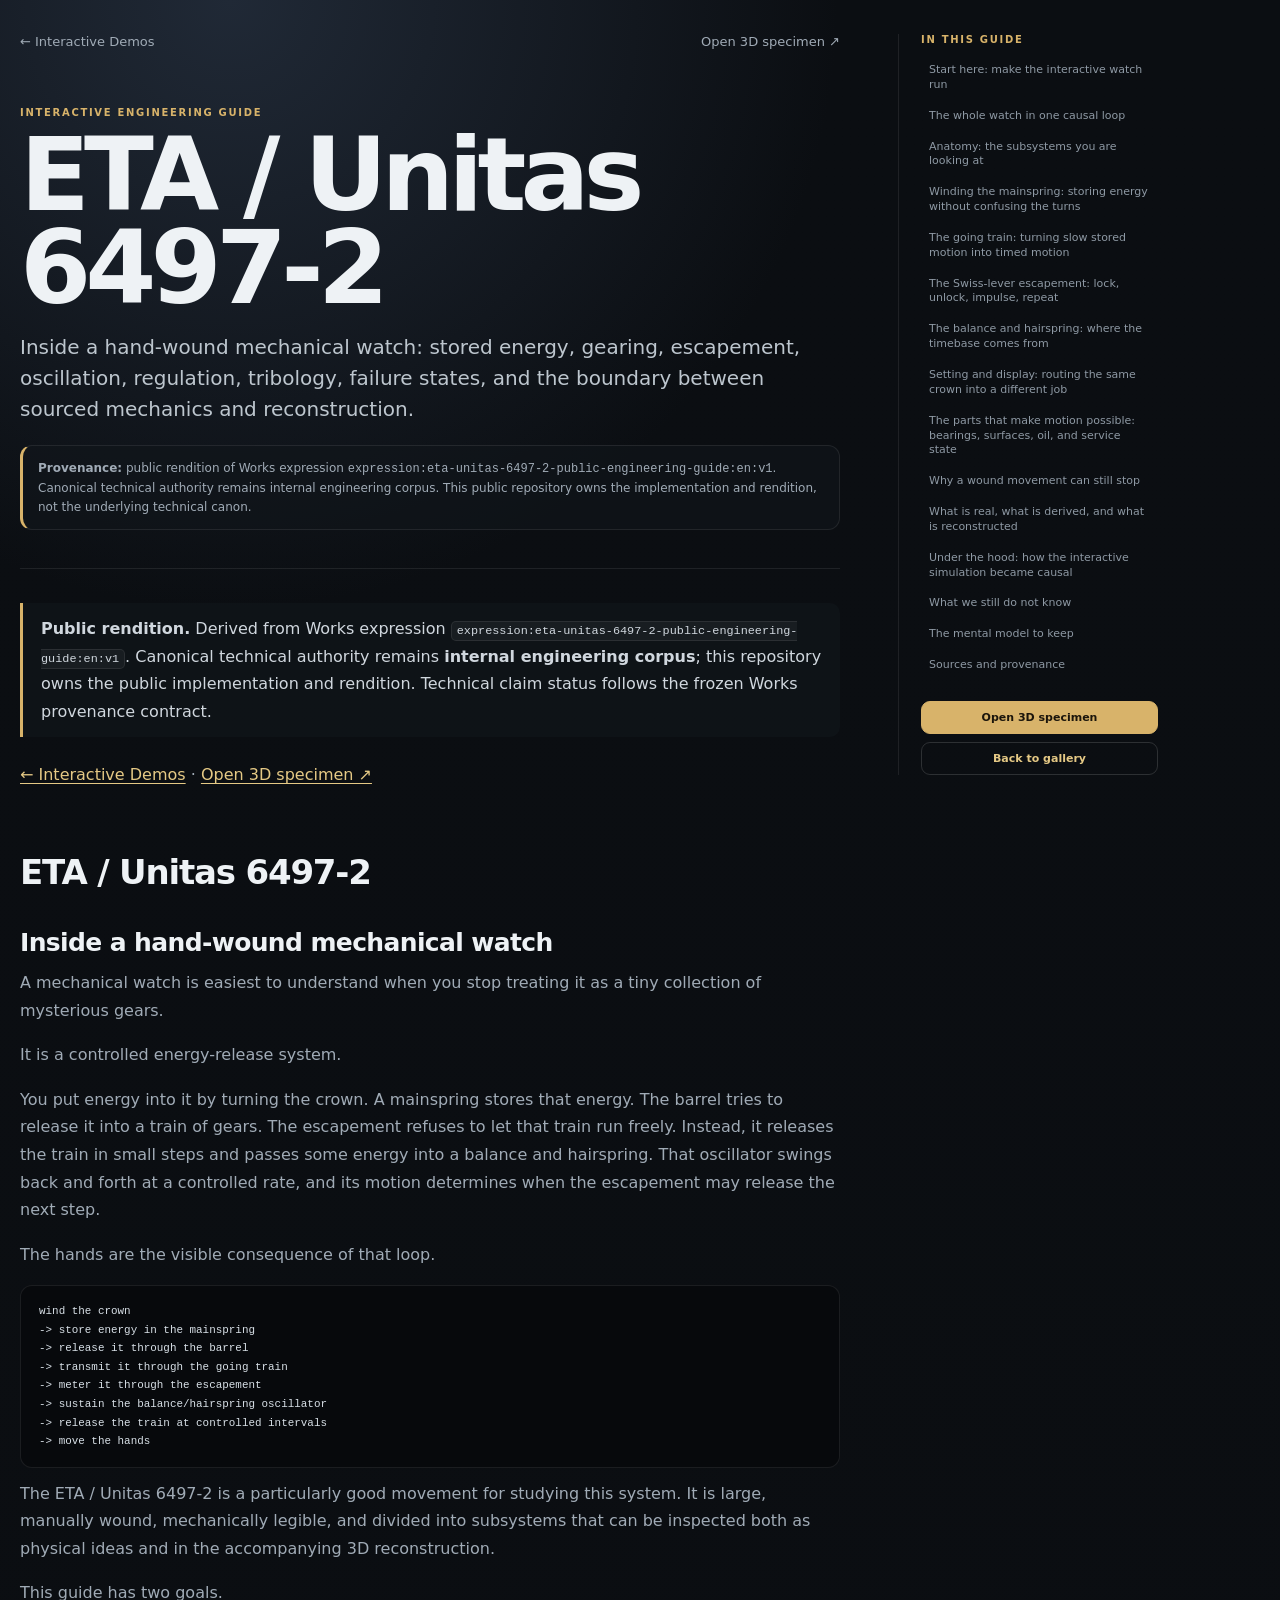
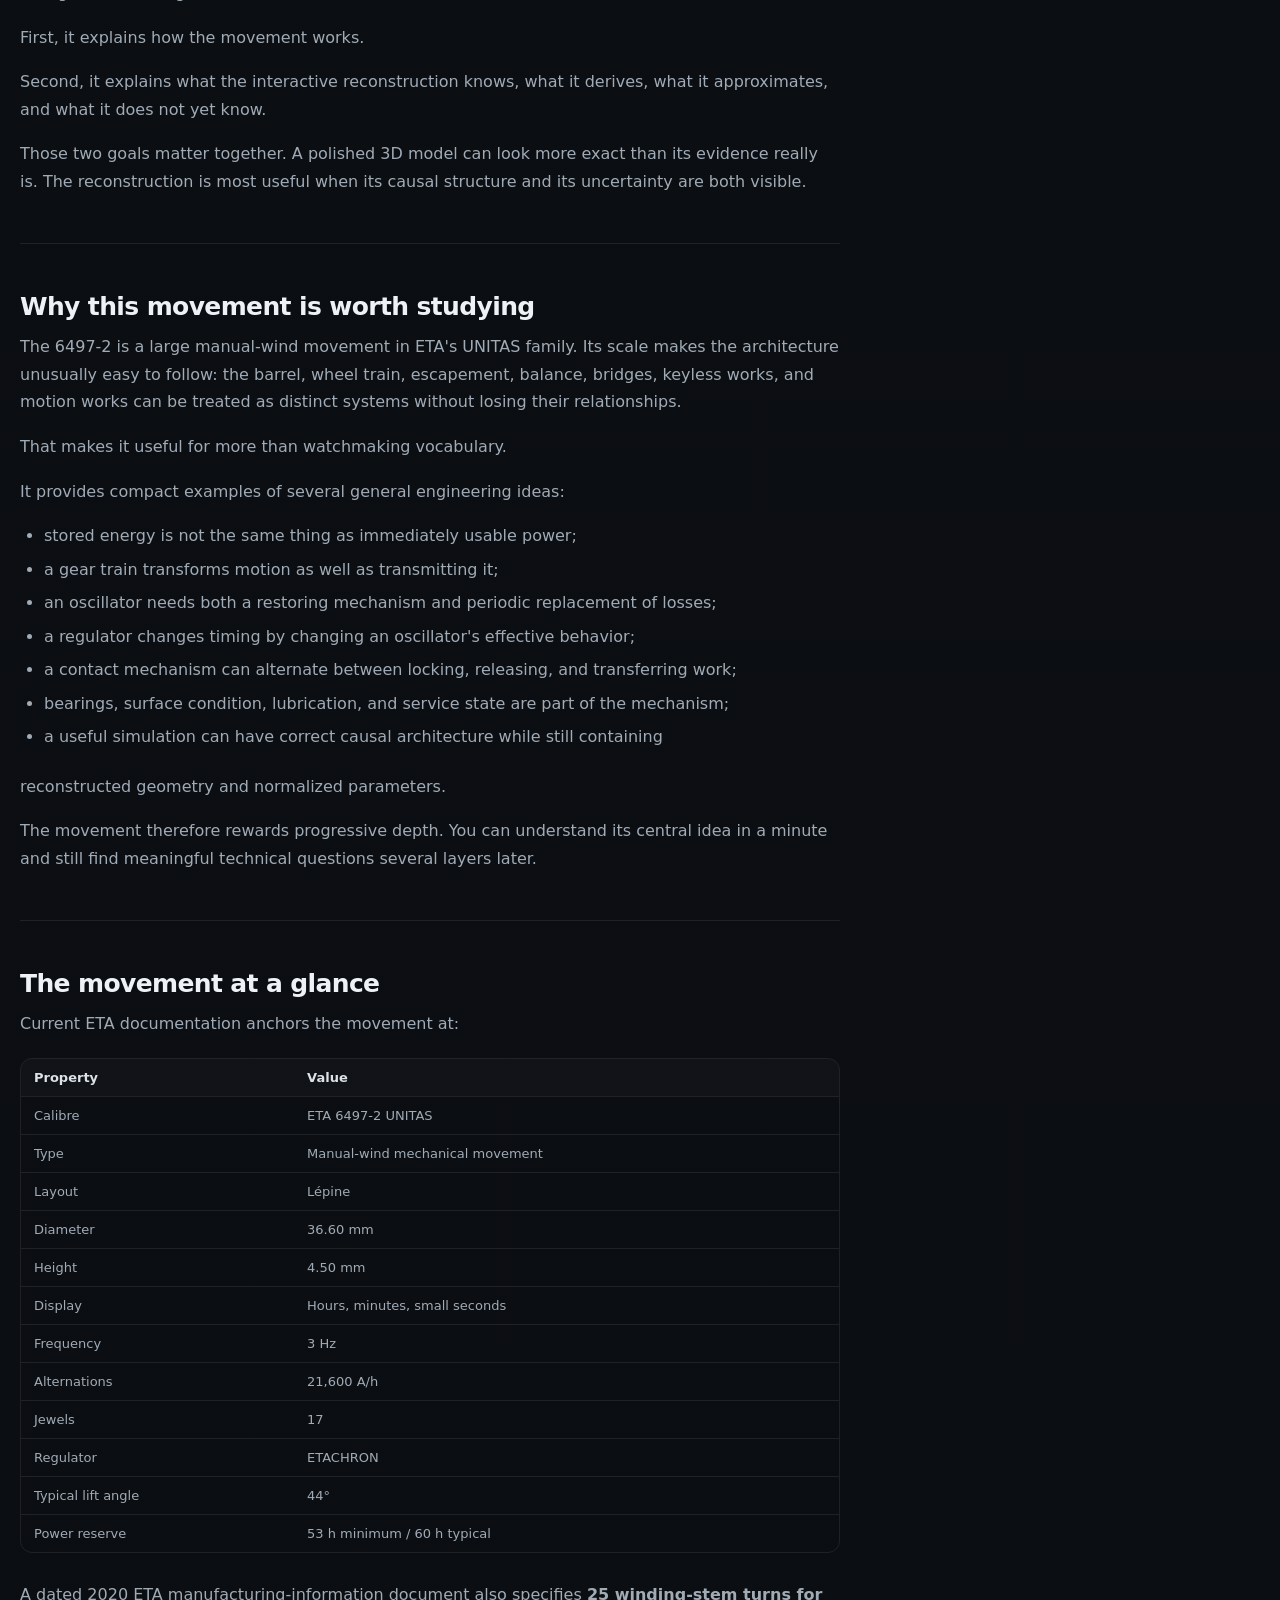
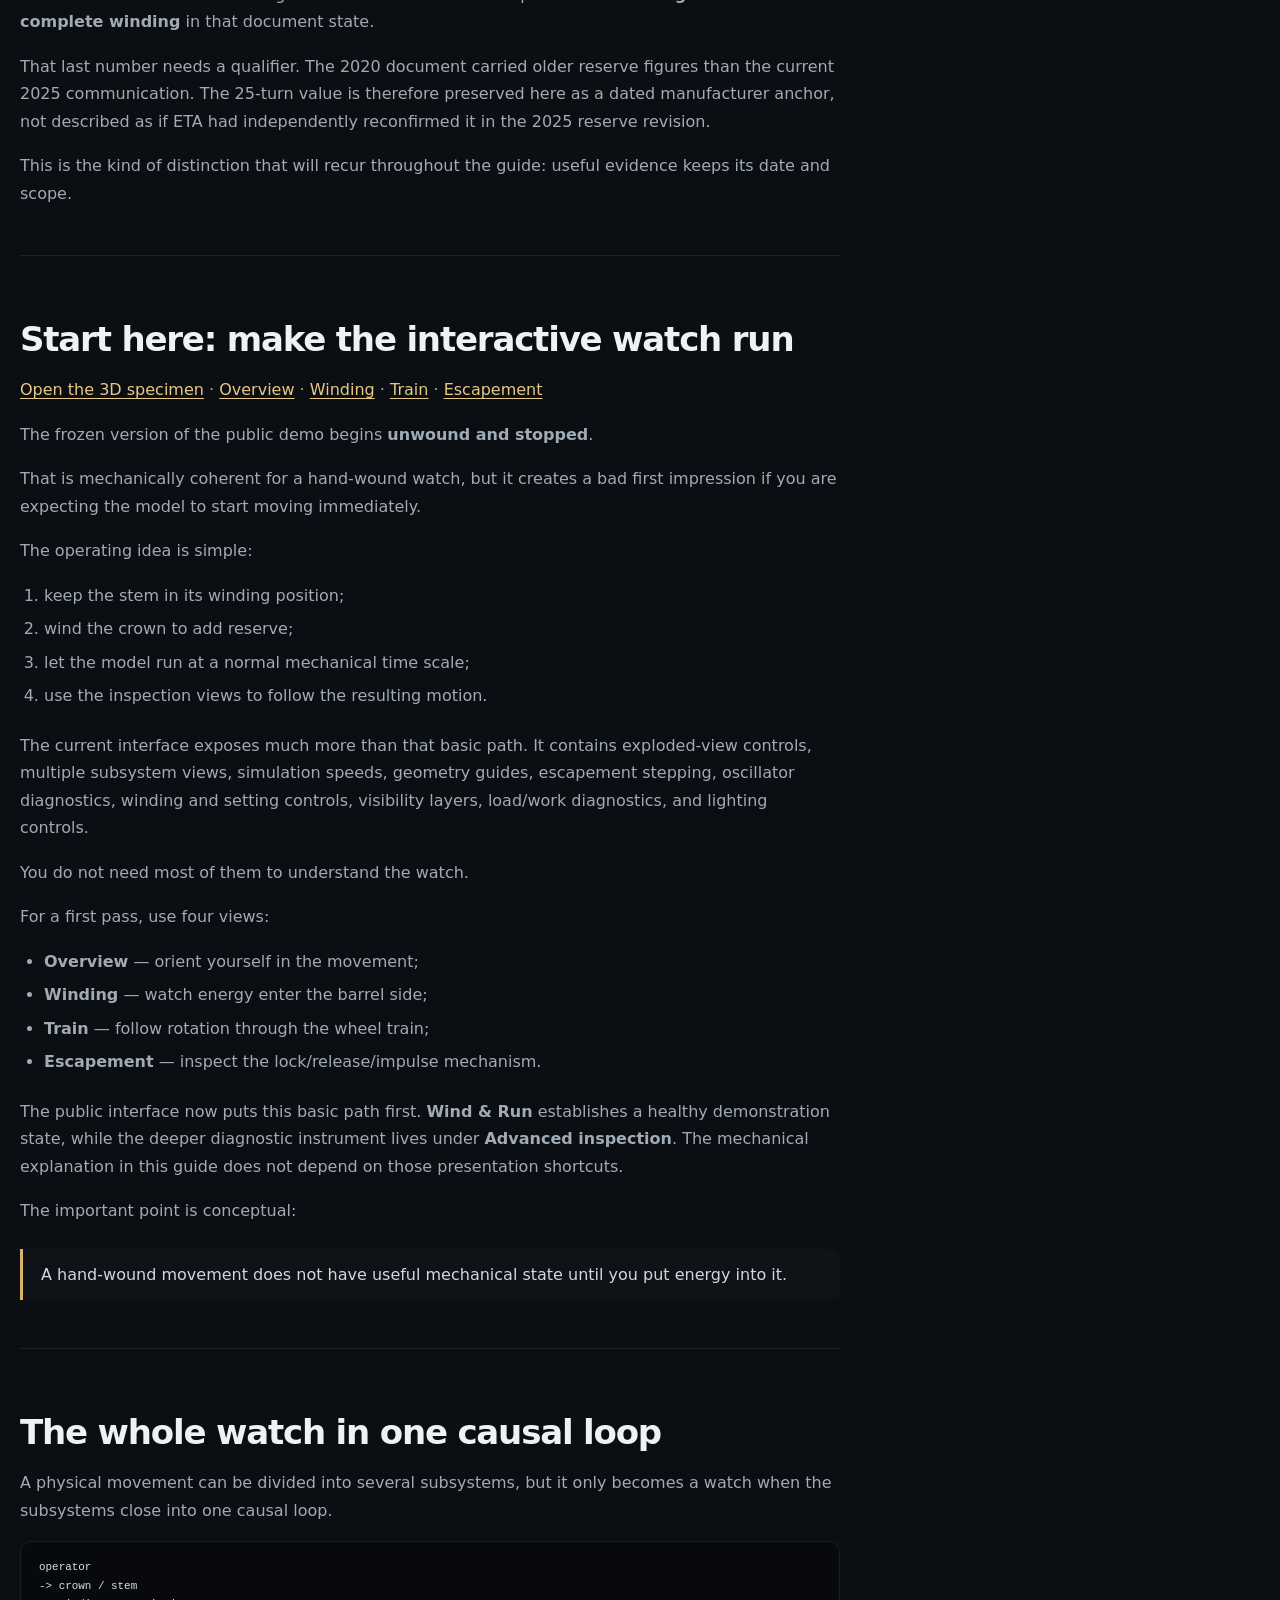
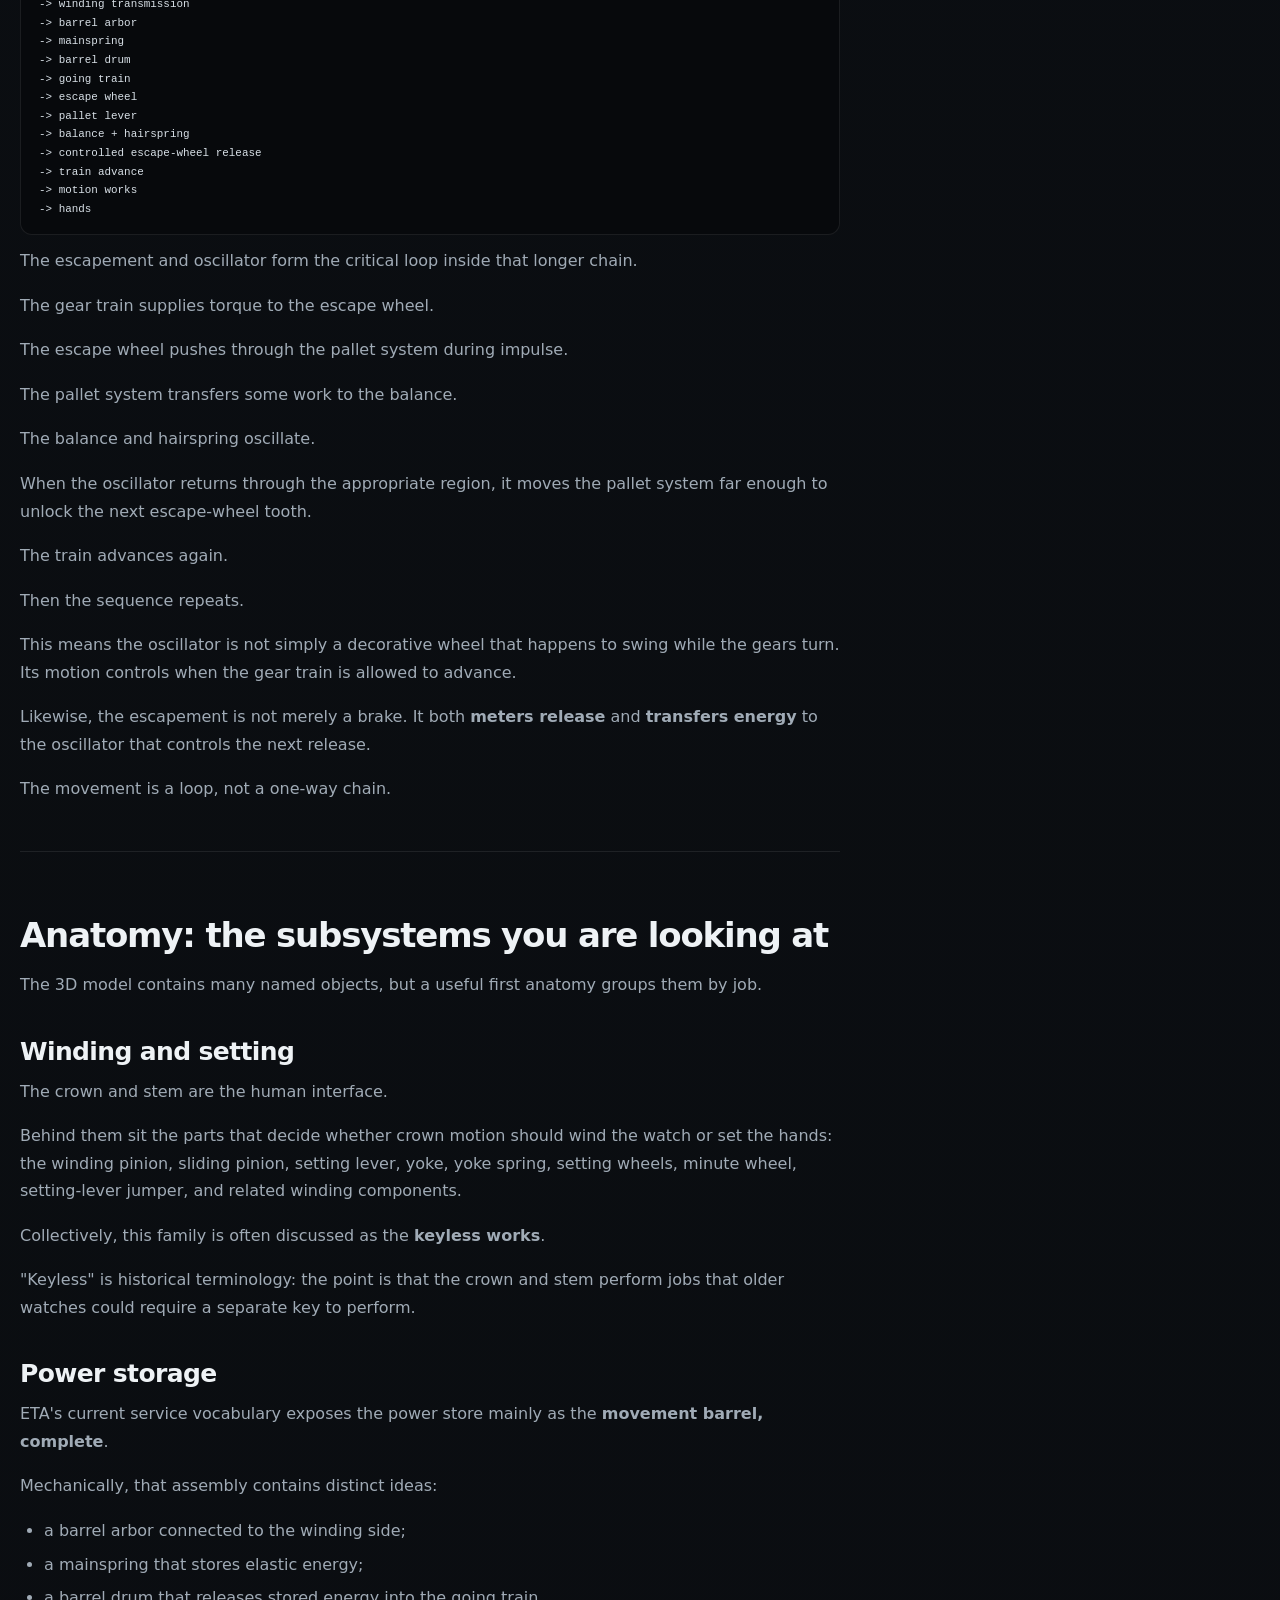
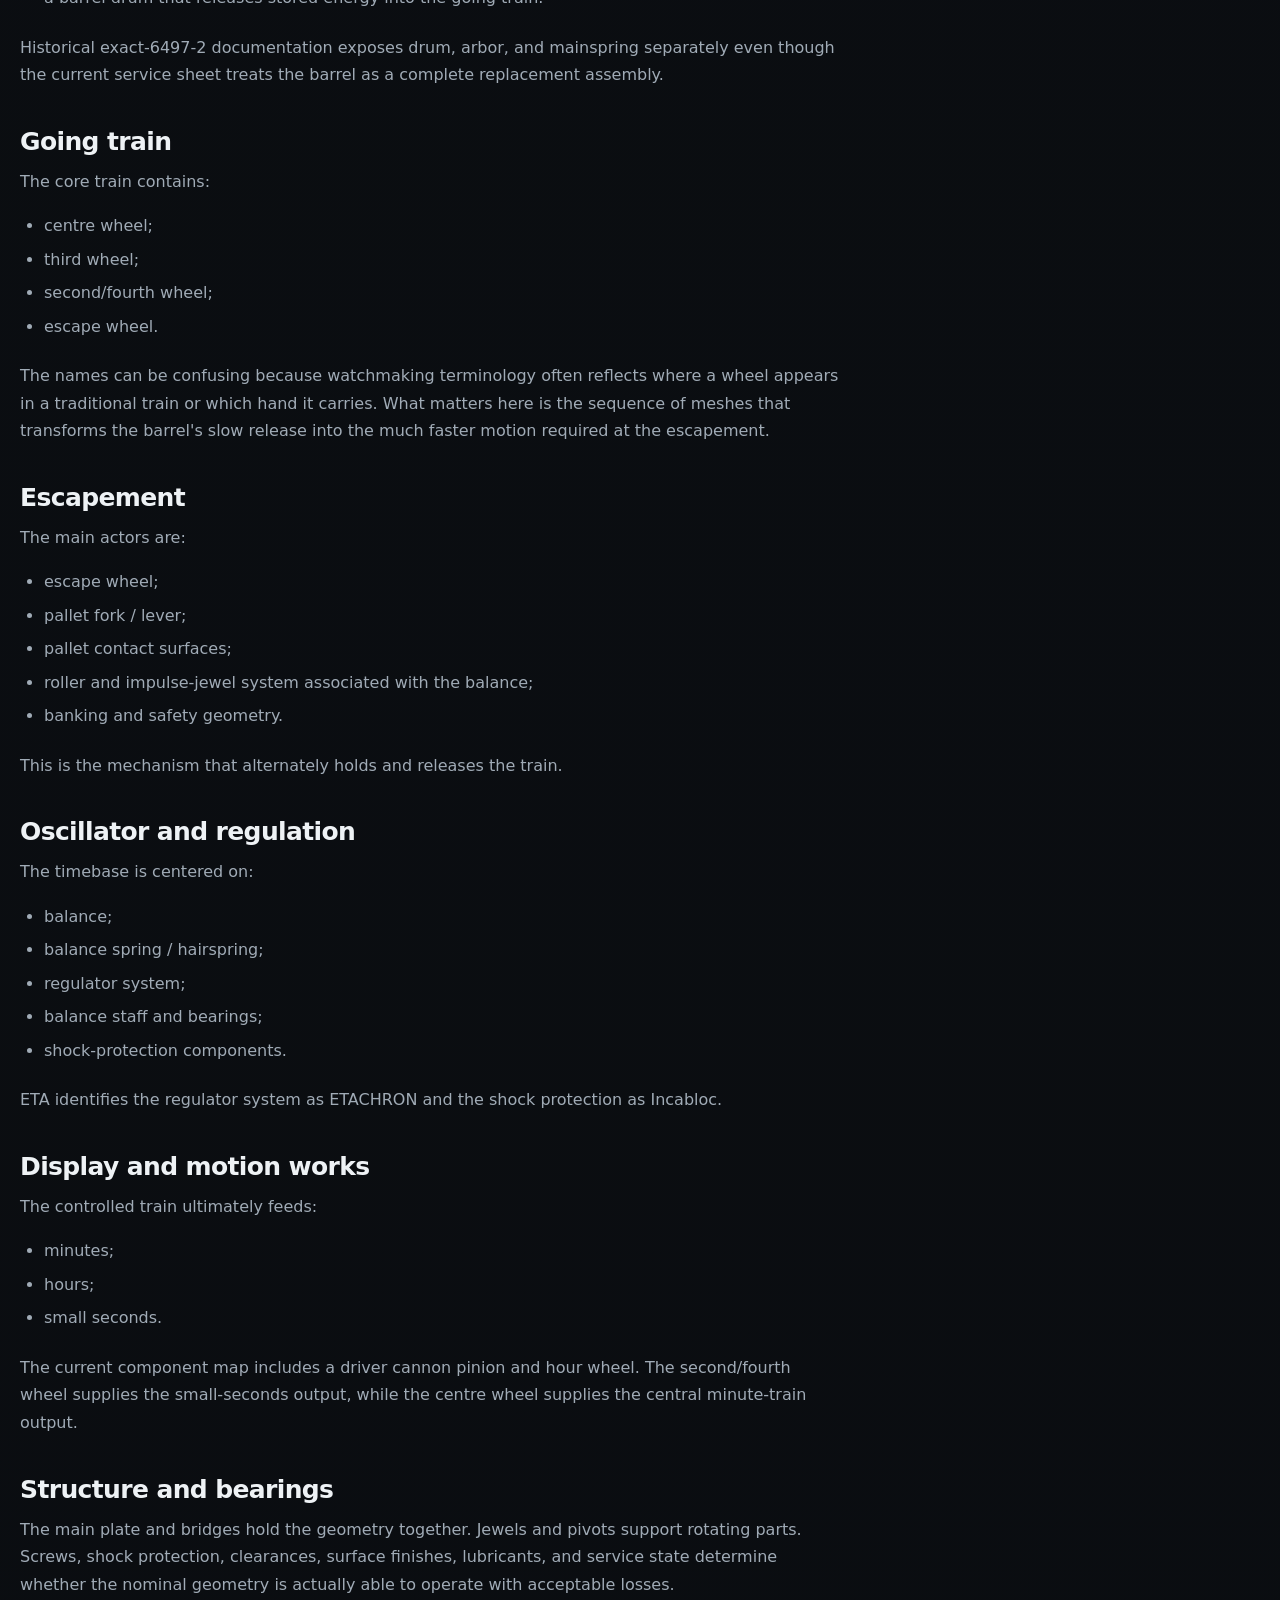
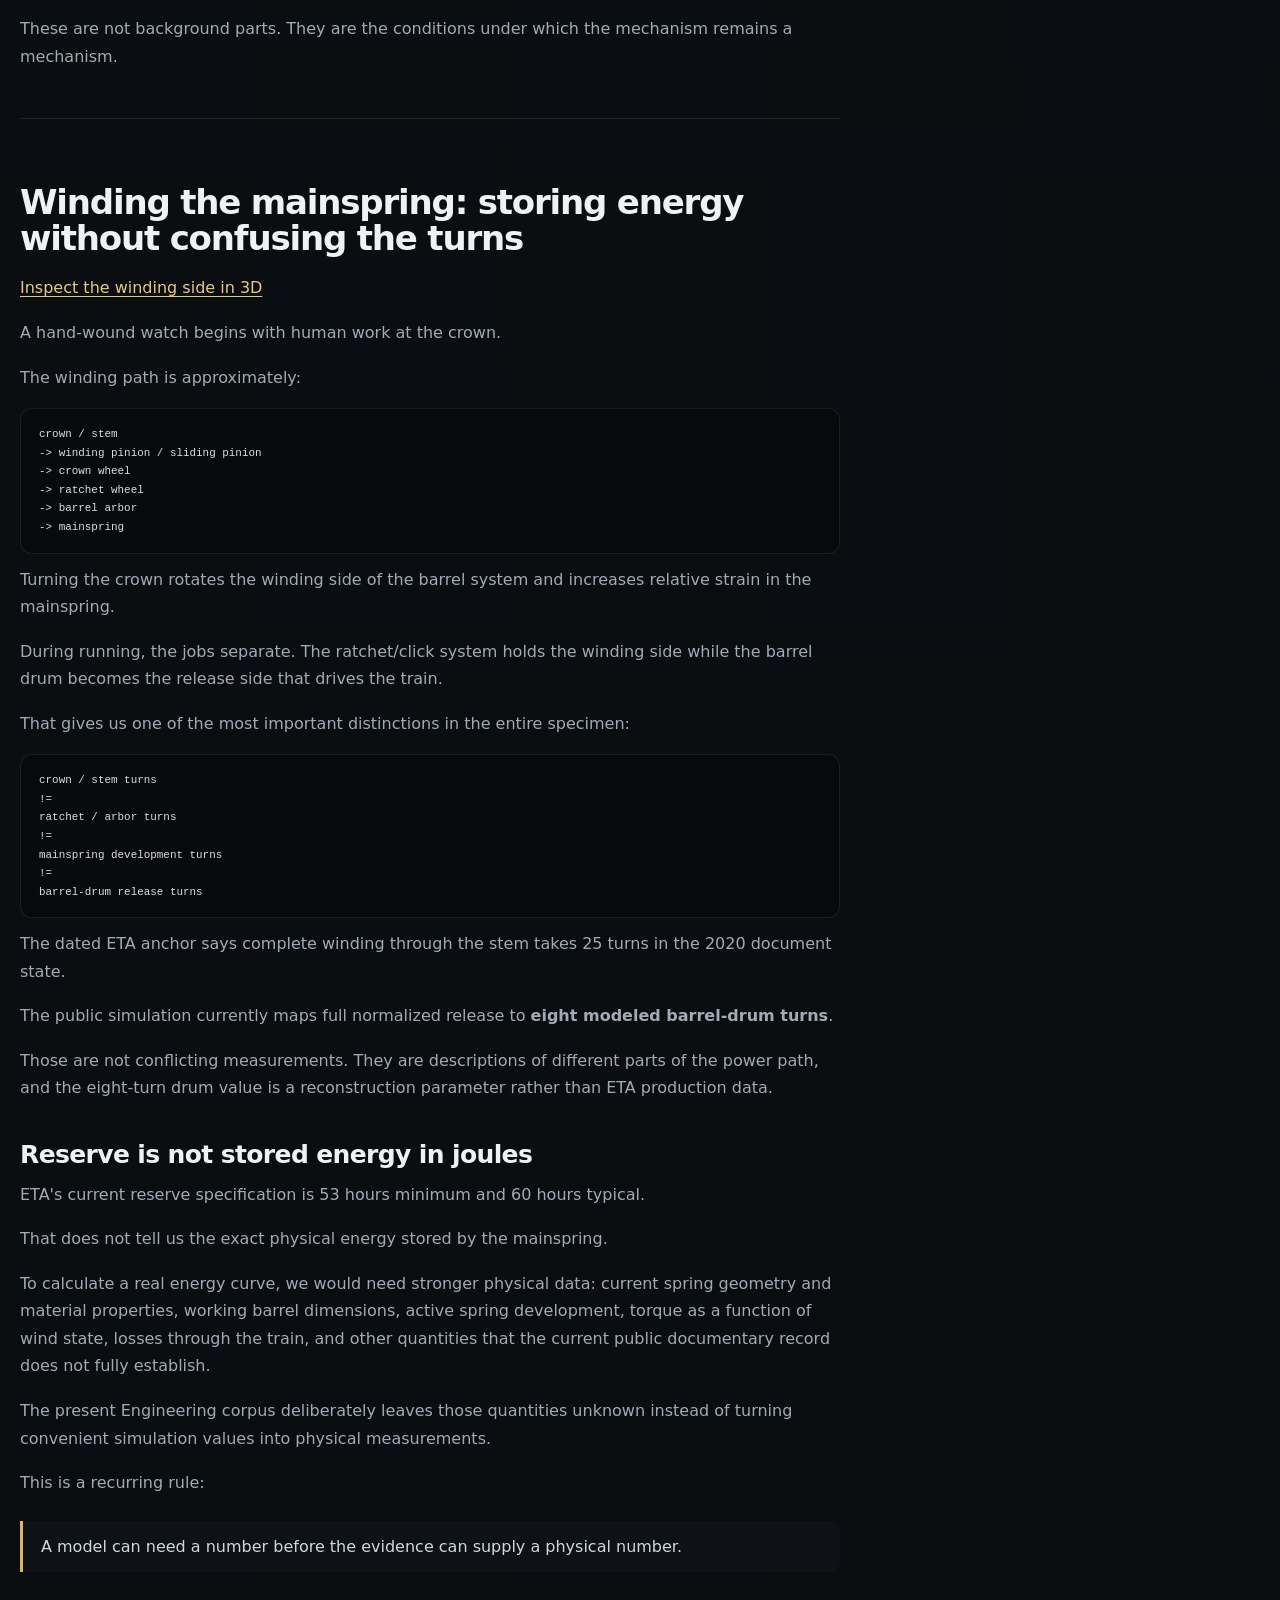
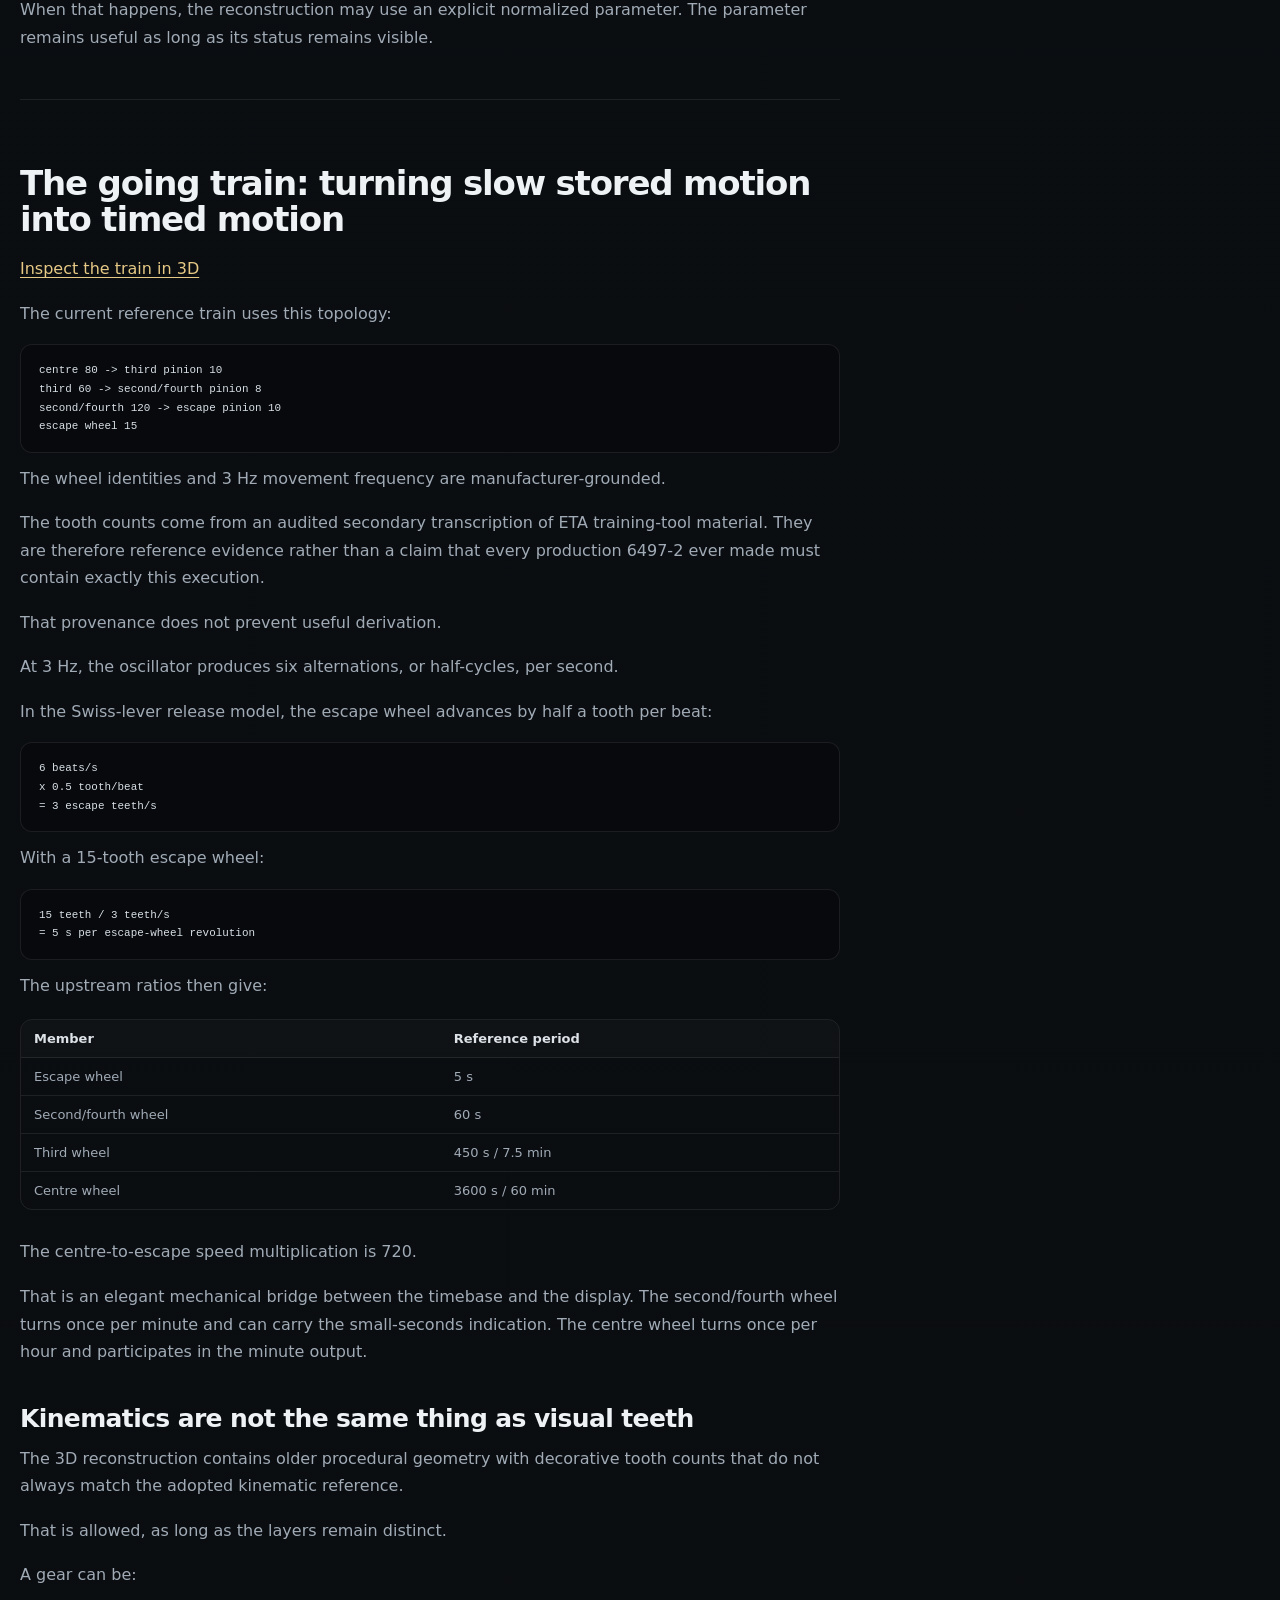
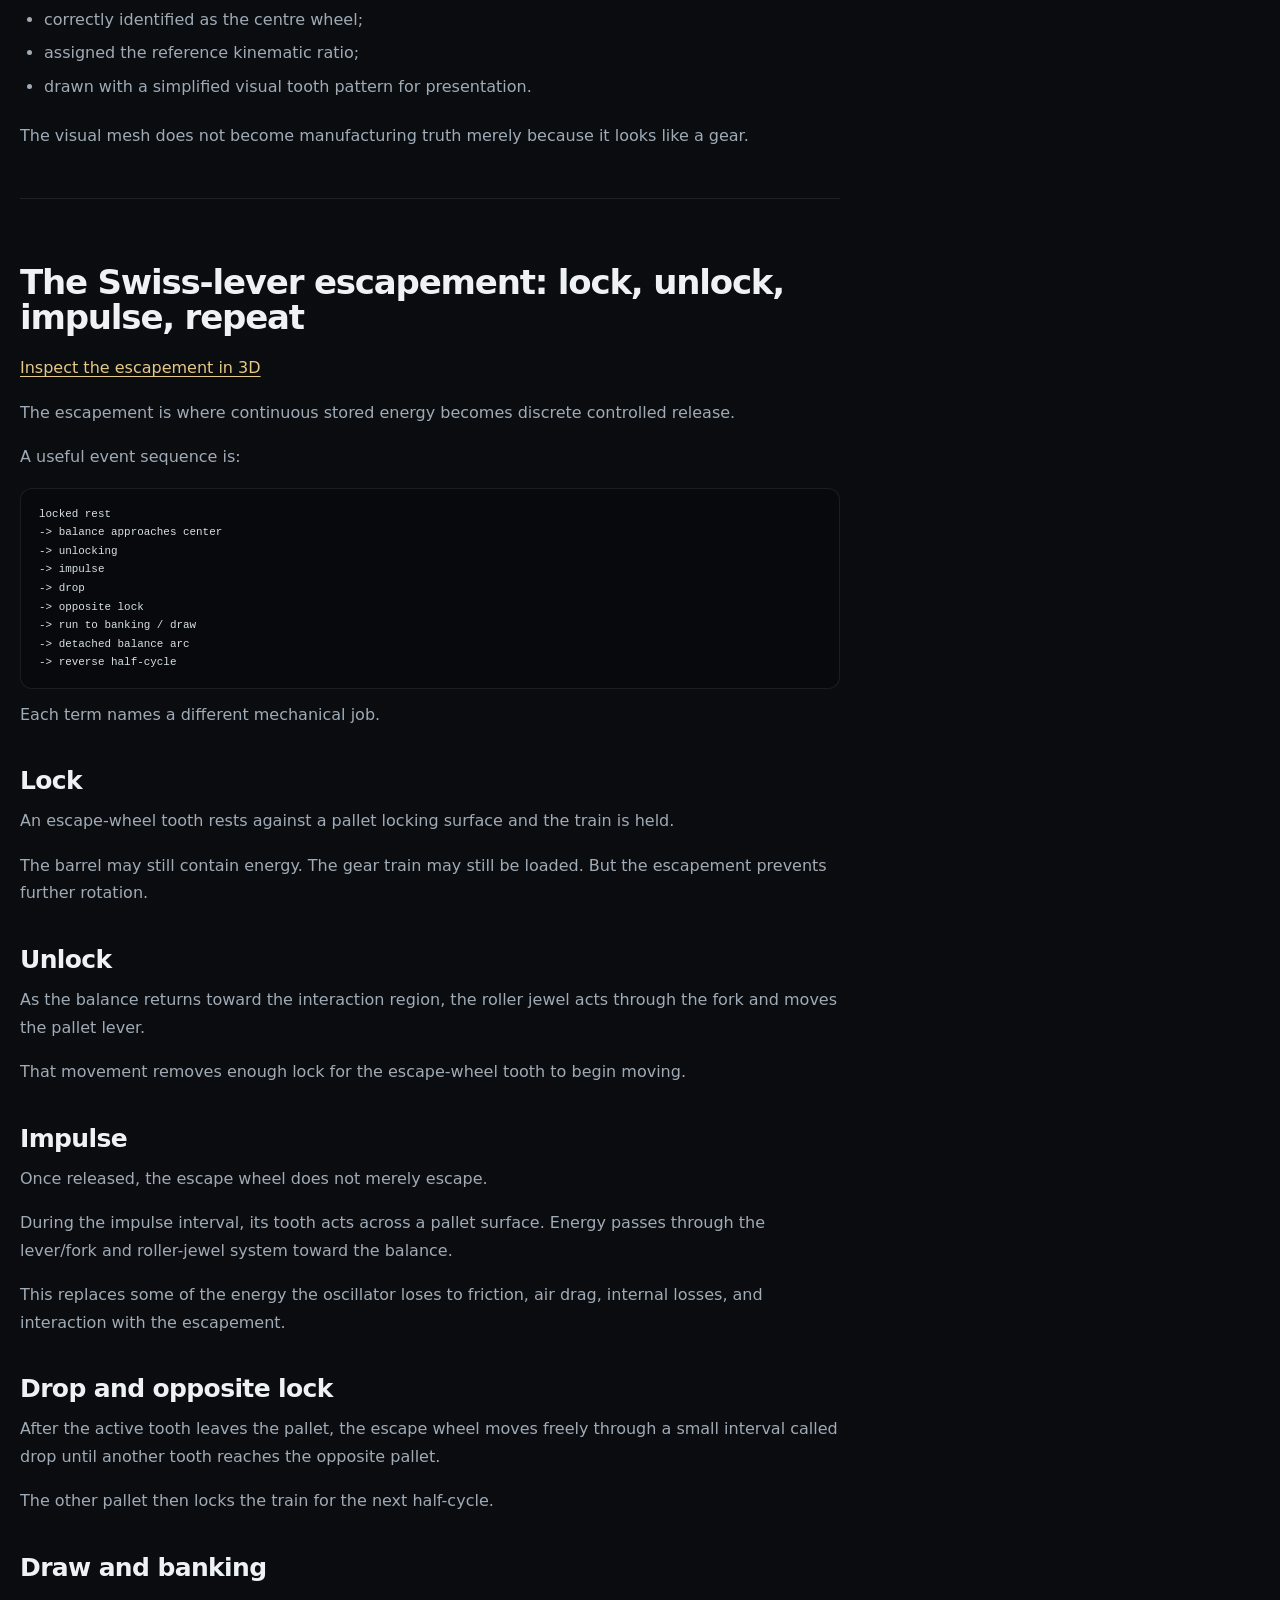
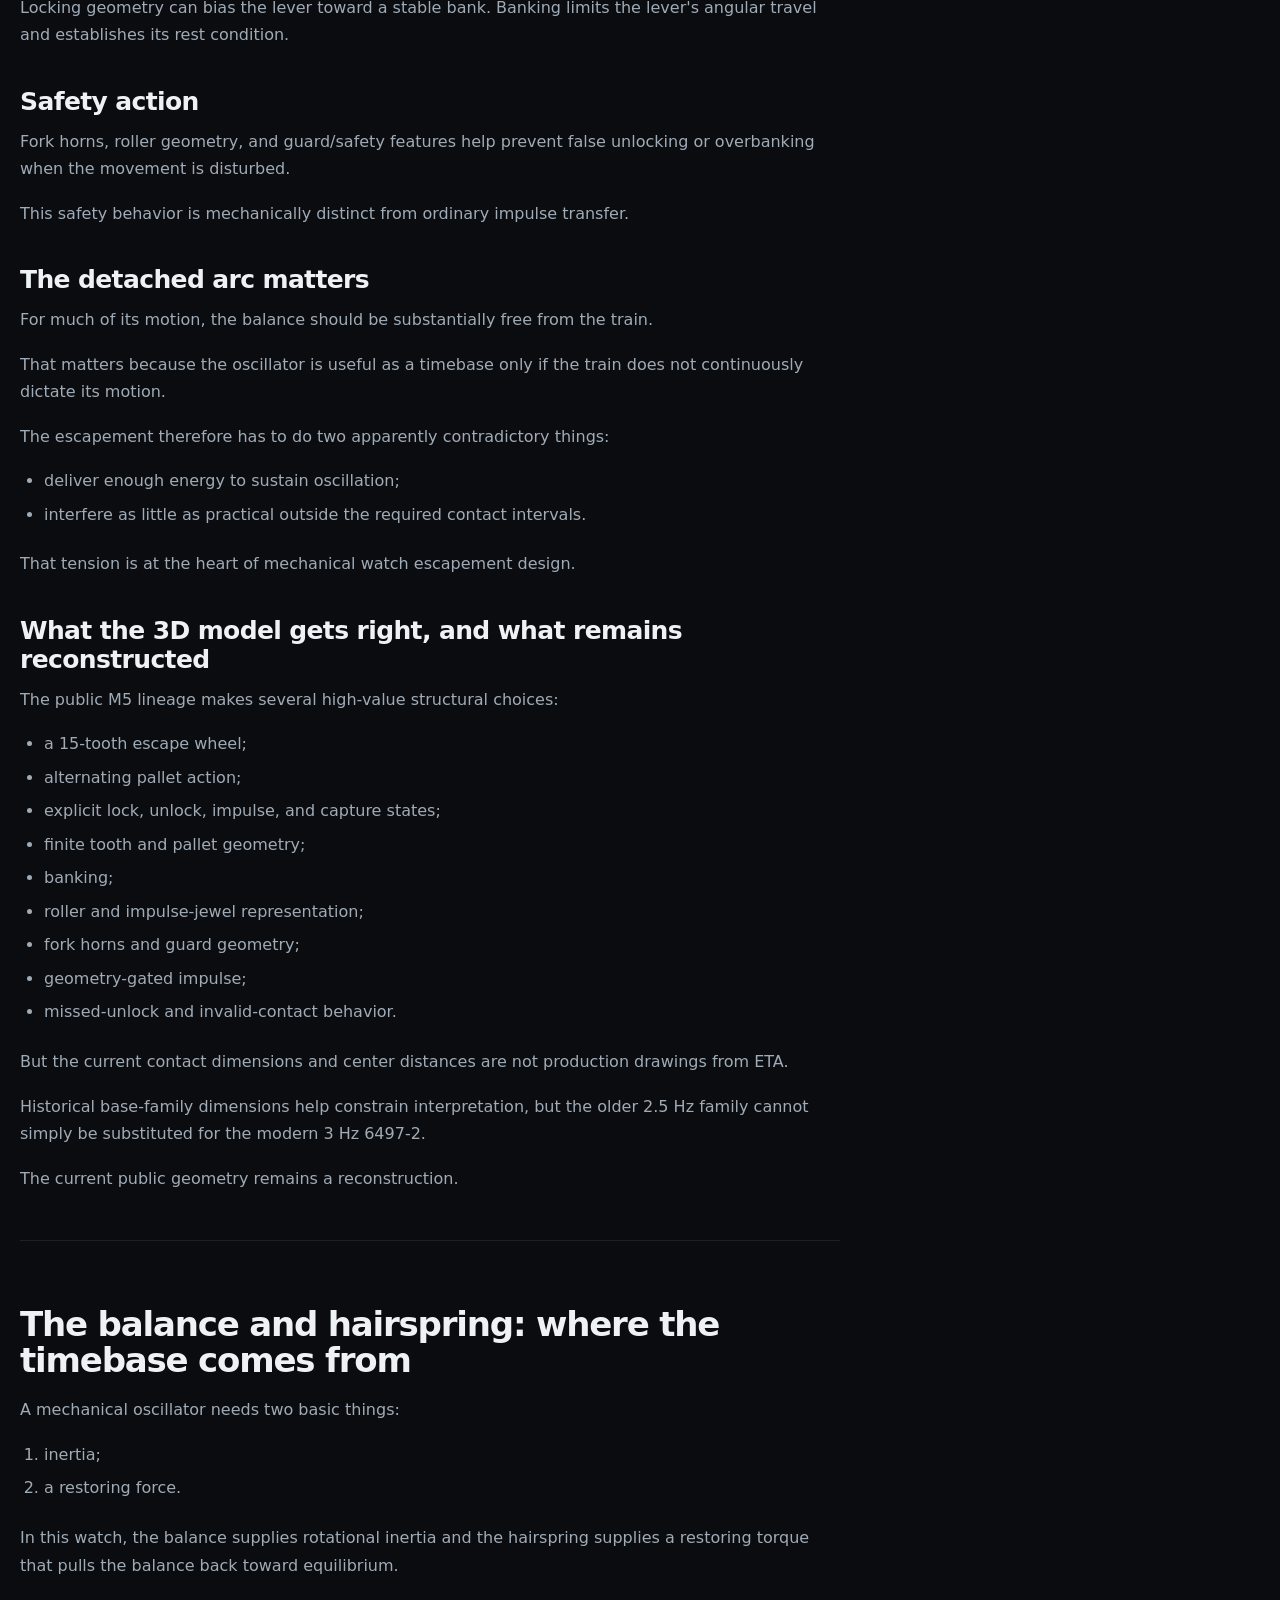
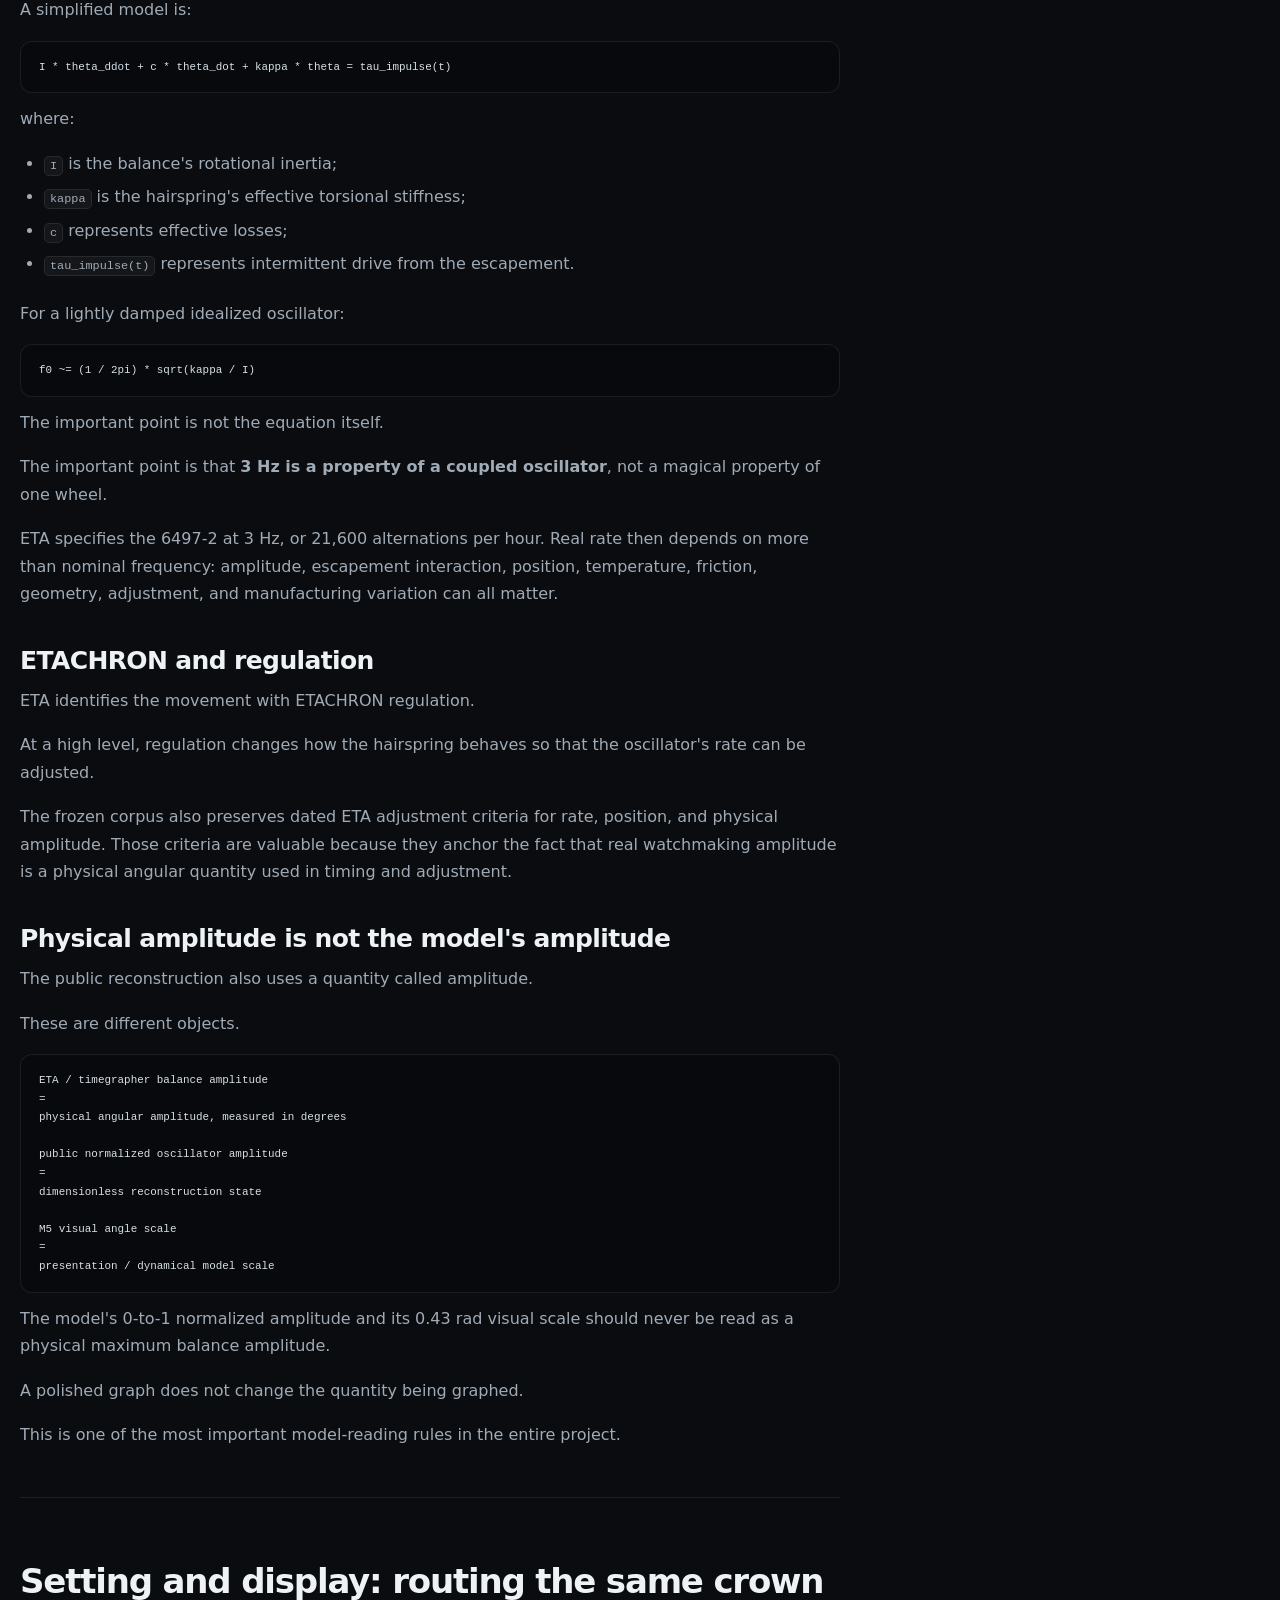
<file: docs/watch-eta-6497-2.html>
<!doctype html>
<html lang="en">
<head>
<meta charset="UTF-8">
<meta name="viewport" content="width=device-width, initial-scale=1">
<meta name="description" content="A mechanism-first engineering guide to the ETA / Unitas 6497-2 hand-wound mechanical watch movement and its interactive reconstruction.">
<meta name="works-expression" content="expression:eta-unitas-6497-2-public-engineering-guide:en:v1">
<title>ETA / Unitas 6497-2 — Inside a Hand-Wound Mechanical Watch</title>
<style>
:root{color-scheme:dark;--bg:#090b0e;--panel:#11161c;--line:#ffffff15;--line2:#ffffff24;--text:#eef2f5;--muted:#a0abb6;--faint:#6e7882;--accent:#d8b36a;--accent2:#7db1db;--good:#8ec99d;font-family:Inter,ui-sans-serif,system-ui,-apple-system,BlinkMacSystemFont,"Segoe UI",sans-serif}
*{box-sizing:border-box}html{scroll-behavior:smooth;background:var(--bg)}body{margin:0;color:var(--text);background:radial-gradient(circle at 18% 0,#202936 0,transparent 38rem),linear-gradient(180deg,#0b0e12,var(--bg))}
a{color:#e5c985;text-decoration-thickness:1px;text-underline-offset:3px}a:hover{color:#f1dca9}
.layout{width:min(1240px,calc(100% - 34px));margin:auto;display:grid;grid-template-columns:minmax(0,820px) 260px;gap:58px;padding:34px 0 88px}
article{min-width:0}.topnav{display:flex;justify-content:space-between;gap:16px;margin-bottom:58px;font-size:13px}.topnav a{text-decoration:none;color:var(--muted)}
.hero{padding-bottom:38px;border-bottom:1px solid var(--line);margin-bottom:34px}.eyebrow{color:var(--accent);font-size:10px;font-weight:850;letter-spacing:.17em;text-transform:uppercase}
h1{font-size:clamp(3rem,8vw,6.4rem);line-height:.91;letter-spacing:-.058em;margin:10px 0 18px;max-width:11ch}
.subtitle{font-size:clamp(1.04rem,1.8vw,1.25rem);color:#bdc6ce;line-height:1.55;max-width:68ch;margin:0}
.rendition{margin-top:20px;border:1px solid var(--line);border-left:3px solid var(--accent);border-radius:12px;padding:13px 15px;background:#11161c99;color:var(--muted);font-size:12px;line-height:1.55}
.content h1{font-size:34px;line-height:1.05;letter-spacing:-.035em;max-width:none;margin:66px 0 18px}.content h2{font-size:25px;letter-spacing:-.025em;margin:38px 0 12px}.content h3{font-size:18px;margin:30px 0 10px}
.content p,.content li{color:var(--muted);line-height:1.72}.content p{margin:0 0 17px}.content ul,.content ol{padding-left:24px;margin:0 0 22px}.content li+li{margin-top:6px}
.content blockquote{margin:24px 0;border-left:3px solid var(--accent);padding:12px 18px;background:#11161c99;border-radius:0 10px 10px 0}.content blockquote p{margin:0;color:#d0d7de}
.content pre{overflow:auto;border:1px solid var(--line);border-radius:12px;padding:16px 18px;background:#07090c;color:#d8e0e7;font-size:12px;line-height:1.55}
.content code{background:#ffffff0b;border:1px solid var(--line);border-radius:5px;padding:2px 5px;font-size:.91em}.content pre code{background:transparent;border:0;padding:0}
.content hr{border:0;border-top:1px solid var(--line);margin:48px 0}
.table-wrap{overflow:auto;margin:20px 0 28px;border:1px solid var(--line);border-radius:12px}table{width:100%;border-collapse:collapse;min-width:560px}th,td{padding:11px 13px;text-align:left;border-bottom:1px solid var(--line);font-size:13px}th{color:#dce2e7;background:#ffffff05}td{color:var(--muted)}tr:last-child td{border-bottom:0}
.sidebar{position:sticky;top:22px;align-self:start;max-height:calc(100vh - 44px);overflow:auto;border-left:1px solid var(--line);padding-left:22px}.sidebar .eyebrow{margin-bottom:12px}.toc{display:grid;gap:4px}.toc a{color:#8e99a4;text-decoration:none;font-size:11px;line-height:1.35;padding:6px 8px;border-radius:7px}.toc a:hover{color:var(--text);background:#ffffff08}.actions{display:grid;gap:8px;margin-top:22px}.actions a{display:block;text-align:center;text-decoration:none;padding:9px 11px;border:1px solid var(--line2);border-radius:9px;font-size:11px;font-weight:800}.actions .primary{background:var(--accent);color:#1b150b;border-color:var(--accent)}
footer{border-top:1px solid var(--line);margin-top:66px;padding-top:18px;color:var(--faint);font-size:11px;line-height:1.6}
@media(max-width:980px){.layout{grid-template-columns:1fr}.sidebar{position:static;order:-1;border-left:0;border-bottom:1px solid var(--line);padding:0 0 22px;max-height:none}.toc{display:none}.actions{grid-template-columns:1fr 1fr;margin-top:10px}}
@media(max-width:560px){.layout{width:min(100% - 24px,1240px);padding-top:20px}.topnav{margin-bottom:38px}.content h1{font-size:29px}.actions{grid-template-columns:1fr}h1{font-size:3.25rem}}
</style>
</head>
<body>
<div class="layout">
<article>
<nav class="topnav"><a href="../">← Interactive Demos</a><a href="../watch/">Open 3D specimen ↗</a></nav>
<header class="hero">
<div class="eyebrow">INTERACTIVE ENGINEERING GUIDE</div>
<h1>ETA / Unitas 6497-2</h1>
<p class="subtitle">Inside a hand-wound mechanical watch: stored energy, gearing, escapement, oscillation, regulation, tribology, failure states, and the boundary between sourced mechanics and reconstruction.</p>
<div class="rendition"><strong>Provenance:</strong> public rendition of Works expression <code>expression:eta-unitas-6497-2-public-engineering-guide:en:v1</code>. Canonical technical authority remains internal engineering corpus. This public repository owns the implementation and rendition, not the underlying technical canon.</div>
</header>
<div class="content"><blockquote><p><strong>Public rendition.</strong> Derived from Works expression <code>expression:eta-unitas-6497-2-public-engineering-guide:en:v1</code>. Canonical technical authority remains <strong>internal engineering corpus</strong>; this repository owns the public implementation and rendition. Technical claim status follows the frozen Works provenance contract.</p></blockquote><p><a href="../">← Interactive Demos</a> · <a href="../watch/">Open 3D specimen ↗</a></p><h1 id="eta-unitas-6497-2">ETA / Unitas 6497-2</h1><h2 id="inside-a-hand-wound-mechanical-watch">Inside a hand-wound mechanical watch</h2><p>A mechanical watch is easiest to understand when you stop treating it as a tiny collection of mysterious gears.</p><p>It is a controlled energy-release system.</p><p>You put energy into it by turning the crown. A mainspring stores that energy. The barrel tries to release it into a train of gears. The escapement refuses to let that train run freely. Instead, it releases the train in small steps and passes some energy into a balance and hairspring. That oscillator swings back and forth at a controlled rate, and its motion determines when the escapement may release the next step.</p><p>The hands are the visible consequence of that loop.</p><pre><code class="language-text">wind the crown
-&gt; store energy in the mainspring
-&gt; release it through the barrel
-&gt; transmit it through the going train
-&gt; meter it through the escapement
-&gt; sustain the balance/hairspring oscillator
-&gt; release the train at controlled intervals
-&gt; move the hands</code></pre><p>The ETA / Unitas 6497-2 is a particularly good movement for studying this system. It is large, manually wound, mechanically legible, and divided into subsystems that can be inspected both as physical ideas and in the accompanying 3D reconstruction.</p><p>This guide has two goals.</p><p>First, it explains how the movement works.</p><p>Second, it explains what the interactive reconstruction knows, what it derives, what it approximates, and what it does not yet know.</p><p>Those two goals matter together. A polished 3D model can look more exact than its evidence really is. The reconstruction is most useful when its causal structure and its uncertainty are both visible.</p><hr><h2 id="why-this-movement-is-worth-studying">Why this movement is worth studying</h2><p>The 6497-2 is a large manual-wind movement in ETA's UNITAS family. Its scale makes the architecture unusually easy to follow: the barrel, wheel train, escapement, balance, bridges, keyless works, and motion works can be treated as distinct systems without losing their relationships.</p><p>That makes it useful for more than watchmaking vocabulary.</p><p>It provides compact examples of several general engineering ideas:</p><ul><li>stored energy is not the same thing as immediately usable power;</li><li>a gear train transforms motion as well as transmitting it;</li><li>an oscillator needs both a restoring mechanism and periodic replacement of losses;</li><li>a regulator changes timing by changing an oscillator's effective behavior;</li><li>a contact mechanism can alternate between locking, releasing, and transferring work;</li><li>bearings, surface condition, lubrication, and service state are part of the mechanism;</li><li>a useful simulation can have correct causal architecture while still containing</li></ul><p>reconstructed geometry and normalized parameters.</p><p>The movement therefore rewards progressive depth. You can understand its central idea in a minute and still find meaningful technical questions several layers later.</p><hr><h2 id="the-movement-at-a-glance">The movement at a glance</h2><p>Current ETA documentation anchors the movement at:</p><div class="table-wrap"><table><thead><tr><th>Property</th><th>Value</th></tr></thead><tbody><tr><td>Calibre</td><td>ETA 6497-2 UNITAS</td></tr><tr><td>Type</td><td>Manual-wind mechanical movement</td></tr><tr><td>Layout</td><td>Lépine</td></tr><tr><td>Diameter</td><td>36.60 mm</td></tr><tr><td>Height</td><td>4.50 mm</td></tr><tr><td>Display</td><td>Hours, minutes, small seconds</td></tr><tr><td>Frequency</td><td>3 Hz</td></tr><tr><td>Alternations</td><td>21,600 A/h</td></tr><tr><td>Jewels</td><td>17</td></tr><tr><td>Regulator</td><td>ETACHRON</td></tr><tr><td>Typical lift angle</td><td>44°</td></tr><tr><td>Power reserve</td><td>53 h minimum / 60 h typical</td></tr></tbody></table></div><p>A dated 2020 ETA manufacturing-information document also specifies <strong>25 winding-stem turns for complete winding</strong> in that document state.</p><p>That last number needs a qualifier. The 2020 document carried older reserve figures than the current 2025 communication. The 25-turn value is therefore preserved here as a dated manufacturer anchor, not described as if ETA had independently reconfirmed it in the 2025 reserve revision.</p><p>This is the kind of distinction that will recur throughout the guide: useful evidence keeps its date and scope.</p><hr><h1 id="start-here-make-the-interactive-watch-run">Start here: make the interactive watch run</h1><p><a href="../watch/">Open the 3D specimen</a> · <a href="../watch/?view=overview">Overview</a> · <a href="../watch/?view=winding">Winding</a> · <a href="../watch/?view=train">Train</a> · <a href="../watch/?view=escapement">Escapement</a></p><p>The frozen version of the public demo begins <strong>unwound and stopped</strong>.</p><p>That is mechanically coherent for a hand-wound watch, but it creates a bad first impression if you are expecting the model to start moving immediately.</p><p>The operating idea is simple:</p><ol><li>keep the stem in its winding position;</li><li>wind the crown to add reserve;</li><li>let the model run at a normal mechanical time scale;</li><li>use the inspection views to follow the resulting motion.</li></ol><p>The current interface exposes much more than that basic path. It contains exploded-view controls, multiple subsystem views, simulation speeds, geometry guides, escapement stepping, oscillator diagnostics, winding and setting controls, visibility layers, load/work diagnostics, and lighting controls.</p><p>You do not need most of them to understand the watch.</p><p>For a first pass, use four views:</p><ul><li><strong>Overview</strong> — orient yourself in the movement;</li><li><strong>Winding</strong> — watch energy enter the barrel side;</li><li><strong>Train</strong> — follow rotation through the wheel train;</li><li><strong>Escapement</strong> — inspect the lock/release/impulse mechanism.</li></ul><p>The public interface now puts this basic path first. <strong>Wind &amp; Run</strong> establishes a healthy demonstration state, while the deeper diagnostic instrument lives under <strong>Advanced inspection</strong>. The mechanical explanation in this guide does not depend on those presentation shortcuts.</p><p>The important point is conceptual:</p><blockquote><p>A hand-wound movement does not have useful mechanical state until you put energy into it.</p></blockquote><hr><h1 id="the-whole-watch-in-one-causal-loop">The whole watch in one causal loop</h1><p>A physical movement can be divided into several subsystems, but it only becomes a watch when the subsystems close into one causal loop.</p><pre><code class="language-text">operator
-&gt; crown / stem
-&gt; winding transmission
-&gt; barrel arbor
-&gt; mainspring
-&gt; barrel drum
-&gt; going train
-&gt; escape wheel
-&gt; pallet lever
-&gt; balance + hairspring
-&gt; controlled escape-wheel release
-&gt; train advance
-&gt; motion works
-&gt; hands</code></pre><p>The escapement and oscillator form the critical loop inside that longer chain.</p><p>The gear train supplies torque to the escape wheel.</p><p>The escape wheel pushes through the pallet system during impulse.</p><p>The pallet system transfers some work to the balance.</p><p>The balance and hairspring oscillate.</p><p>When the oscillator returns through the appropriate region, it moves the pallet system far enough to unlock the next escape-wheel tooth.</p><p>The train advances again.</p><p>Then the sequence repeats.</p><p>This means the oscillator is not simply a decorative wheel that happens to swing while the gears turn. Its motion controls when the gear train is allowed to advance.</p><p>Likewise, the escapement is not merely a brake. It both <strong>meters release</strong> and <strong>transfers energy</strong> to the oscillator that controls the next release.</p><p>The movement is a loop, not a one-way chain.</p><hr><h1 id="anatomy-the-subsystems-you-are-looking-at">Anatomy: the subsystems you are looking at</h1><p>The 3D model contains many named objects, but a useful first anatomy groups them by job.</p><h2 id="winding-and-setting">Winding and setting</h2><p>The crown and stem are the human interface.</p><p>Behind them sit the parts that decide whether crown motion should wind the watch or set the hands: the winding pinion, sliding pinion, setting lever, yoke, yoke spring, setting wheels, minute wheel, setting-lever jumper, and related winding components.</p><p>Collectively, this family is often discussed as the <strong>keyless works</strong>.</p><p>"Keyless" is historical terminology: the point is that the crown and stem perform jobs that older watches could require a separate key to perform.</p><h2 id="power-storage">Power storage</h2><p>ETA's current service vocabulary exposes the power store mainly as the <strong>movement barrel, complete</strong>.</p><p>Mechanically, that assembly contains distinct ideas:</p><ul><li>a barrel arbor connected to the winding side;</li><li>a mainspring that stores elastic energy;</li><li>a barrel drum that releases stored energy into the going train.</li></ul><p>Historical exact-6497-2 documentation exposes drum, arbor, and mainspring separately even though the current service sheet treats the barrel as a complete replacement assembly.</p><h2 id="going-train">Going train</h2><p>The core train contains:</p><ul><li>centre wheel;</li><li>third wheel;</li><li>second/fourth wheel;</li><li>escape wheel.</li></ul><p>The names can be confusing because watchmaking terminology often reflects where a wheel appears in a traditional train or which hand it carries. What matters here is the sequence of meshes that transforms the barrel's slow release into the much faster motion required at the escapement.</p><h2 id="escapement">Escapement</h2><p>The main actors are:</p><ul><li>escape wheel;</li><li>pallet fork / lever;</li><li>pallet contact surfaces;</li><li>roller and impulse-jewel system associated with the balance;</li><li>banking and safety geometry.</li></ul><p>This is the mechanism that alternately holds and releases the train.</p><h2 id="oscillator-and-regulation">Oscillator and regulation</h2><p>The timebase is centered on:</p><ul><li>balance;</li><li>balance spring / hairspring;</li><li>regulator system;</li><li>balance staff and bearings;</li><li>shock-protection components.</li></ul><p>ETA identifies the regulator system as ETACHRON and the shock protection as Incabloc.</p><h2 id="display-and-motion-works">Display and motion works</h2><p>The controlled train ultimately feeds:</p><ul><li>minutes;</li><li>hours;</li><li>small seconds.</li></ul><p>The current component map includes a driver cannon pinion and hour wheel. The second/fourth wheel supplies the small-seconds output, while the centre wheel supplies the central minute-train output.</p><h2 id="structure-and-bearings">Structure and bearings</h2><p>The main plate and bridges hold the geometry together. Jewels and pivots support rotating parts. Screws, shock protection, clearances, surface finishes, lubricants, and service state determine whether the nominal geometry is actually able to operate with acceptable losses.</p><p>These are not background parts. They are the conditions under which the mechanism remains a mechanism.</p><hr><h1 id="winding-the-mainspring-storing-energy-without-confusing-the-turns">Winding the mainspring: storing energy without confusing the turns</h1><p><a href="../watch/?view=winding">Inspect the winding side in 3D</a></p><p>A hand-wound watch begins with human work at the crown.</p><p>The winding path is approximately:</p><pre><code class="language-text">crown / stem
-&gt; winding pinion / sliding pinion
-&gt; crown wheel
-&gt; ratchet wheel
-&gt; barrel arbor
-&gt; mainspring</code></pre><p>Turning the crown rotates the winding side of the barrel system and increases relative strain in the mainspring.</p><p>During running, the jobs separate. The ratchet/click system holds the winding side while the barrel drum becomes the release side that drives the train.</p><p>That gives us one of the most important distinctions in the entire specimen:</p><pre><code class="language-text">crown / stem turns
!=
ratchet / arbor turns
!=
mainspring development turns
!=
barrel-drum release turns</code></pre><p>The dated ETA anchor says complete winding through the stem takes 25 turns in the 2020 document state.</p><p>The public simulation currently maps full normalized release to <strong>eight modeled barrel-drum turns</strong>.</p><p>Those are not conflicting measurements. They are descriptions of different parts of the power path, and the eight-turn drum value is a reconstruction parameter rather than ETA production data.</p><h2 id="reserve-is-not-stored-energy-in-joules">Reserve is not stored energy in joules</h2><p>ETA's current reserve specification is 53 hours minimum and 60 hours typical.</p><p>That does not tell us the exact physical energy stored by the mainspring.</p><p>To calculate a real energy curve, we would need stronger physical data: current spring geometry and material properties, working barrel dimensions, active spring development, torque as a function of wind state, losses through the train, and other quantities that the current public documentary record does not fully establish.</p><p>The present Engineering corpus deliberately leaves those quantities unknown instead of turning convenient simulation values into physical measurements.</p><p>This is a recurring rule:</p><blockquote><p>A model can need a number before the evidence can supply a physical number.</p></blockquote><p>When that happens, the reconstruction may use an explicit normalized parameter. The parameter remains useful as long as its status remains visible.</p><hr><h1 id="the-going-train-turning-slow-stored-motion-into-timed-motion">The going train: turning slow stored motion into timed motion</h1><p><a href="../watch/?view=train">Inspect the train in 3D</a></p><p>The current reference train uses this topology:</p><pre><code class="language-text">centre 80 -&gt; third pinion 10
third 60 -&gt; second/fourth pinion 8
second/fourth 120 -&gt; escape pinion 10
escape wheel 15</code></pre><p>The wheel identities and 3 Hz movement frequency are manufacturer-grounded.</p><p>The tooth counts come from an audited secondary transcription of ETA training-tool material. They are therefore reference evidence rather than a claim that every production 6497-2 ever made must contain exactly this execution.</p><p>That provenance does not prevent useful derivation.</p><p>At 3 Hz, the oscillator produces six alternations, or half-cycles, per second.</p><p>In the Swiss-lever release model, the escape wheel advances by half a tooth per beat:</p><pre><code class="language-text">6 beats/s
x 0.5 tooth/beat
= 3 escape teeth/s</code></pre><p>With a 15-tooth escape wheel:</p><pre><code class="language-text">15 teeth / 3 teeth/s
= 5 s per escape-wheel revolution</code></pre><p>The upstream ratios then give:</p><div class="table-wrap"><table><thead><tr><th>Member</th><th>Reference period</th></tr></thead><tbody><tr><td>Escape wheel</td><td>5 s</td></tr><tr><td>Second/fourth wheel</td><td>60 s</td></tr><tr><td>Third wheel</td><td>450 s / 7.5 min</td></tr><tr><td>Centre wheel</td><td>3600 s / 60 min</td></tr></tbody></table></div><p>The centre-to-escape speed multiplication is 720.</p><p>That is an elegant mechanical bridge between the timebase and the display. The second/fourth wheel turns once per minute and can carry the small-seconds indication. The centre wheel turns once per hour and participates in the minute output.</p><h2 id="kinematics-are-not-the-same-thing-as-visual-teeth">Kinematics are not the same thing as visual teeth</h2><p>The 3D reconstruction contains older procedural geometry with decorative tooth counts that do not always match the adopted kinematic reference.</p><p>That is allowed, as long as the layers remain distinct.</p><p>A gear can be:</p><ul><li>correctly identified as the centre wheel;</li><li>assigned the reference kinematic ratio;</li><li>drawn with a simplified visual tooth pattern for presentation.</li></ul><p>The visual mesh does not become manufacturing truth merely because it looks like a gear.</p><hr><h1 id="the-swiss-lever-escapement-lock-unlock-impulse-repeat">The Swiss-lever escapement: lock, unlock, impulse, repeat</h1><p><a href="../watch/?view=escapement">Inspect the escapement in 3D</a></p><p>The escapement is where continuous stored energy becomes discrete controlled release.</p><p>A useful event sequence is:</p><pre><code class="language-text">locked rest
-&gt; balance approaches center
-&gt; unlocking
-&gt; impulse
-&gt; drop
-&gt; opposite lock
-&gt; run to banking / draw
-&gt; detached balance arc
-&gt; reverse half-cycle</code></pre><p>Each term names a different mechanical job.</p><h2 id="lock">Lock</h2><p>An escape-wheel tooth rests against a pallet locking surface and the train is held.</p><p>The barrel may still contain energy. The gear train may still be loaded. But the escapement prevents further rotation.</p><h2 id="unlock">Unlock</h2><p>As the balance returns toward the interaction region, the roller jewel acts through the fork and moves the pallet lever.</p><p>That movement removes enough lock for the escape-wheel tooth to begin moving.</p><h2 id="impulse">Impulse</h2><p>Once released, the escape wheel does not merely escape.</p><p>During the impulse interval, its tooth acts across a pallet surface. Energy passes through the lever/fork and roller-jewel system toward the balance.</p><p>This replaces some of the energy the oscillator loses to friction, air drag, internal losses, and interaction with the escapement.</p><h2 id="drop-and-opposite-lock">Drop and opposite lock</h2><p>After the active tooth leaves the pallet, the escape wheel moves freely through a small interval called drop until another tooth reaches the opposite pallet.</p><p>The other pallet then locks the train for the next half-cycle.</p><h2 id="draw-and-banking">Draw and banking</h2><p>Locking geometry can bias the lever toward a stable bank. Banking limits the lever's angular travel and establishes its rest condition.</p><h2 id="safety-action">Safety action</h2><p>Fork horns, roller geometry, and guard/safety features help prevent false unlocking or overbanking when the movement is disturbed.</p><p>This safety behavior is mechanically distinct from ordinary impulse transfer.</p><h2 id="the-detached-arc-matters">The detached arc matters</h2><p>For much of its motion, the balance should be substantially free from the train.</p><p>That matters because the oscillator is useful as a timebase only if the train does not continuously dictate its motion.</p><p>The escapement therefore has to do two apparently contradictory things:</p><ul><li>deliver enough energy to sustain oscillation;</li><li>interfere as little as practical outside the required contact intervals.</li></ul><p>That tension is at the heart of mechanical watch escapement design.</p><h2 id="what-the-3d-model-gets-right-and-what-remains-reconstructed">What the 3D model gets right, and what remains reconstructed</h2><p>The public M5 lineage makes several high-value structural choices:</p><ul><li>a 15-tooth escape wheel;</li><li>alternating pallet action;</li><li>explicit lock, unlock, impulse, and capture states;</li><li>finite tooth and pallet geometry;</li><li>banking;</li><li>roller and impulse-jewel representation;</li><li>fork horns and guard geometry;</li><li>geometry-gated impulse;</li><li>missed-unlock and invalid-contact behavior.</li></ul><p>But the current contact dimensions and center distances are not production drawings from ETA.</p><p>Historical base-family dimensions help constrain interpretation, but the older 2.5 Hz family cannot simply be substituted for the modern 3 Hz 6497-2.</p><p>The current public geometry remains a reconstruction.</p><hr><h1 id="the-balance-and-hairspring-where-the-timebase-comes-from">The balance and hairspring: where the timebase comes from</h1><p>A mechanical oscillator needs two basic things:</p><ol><li>inertia;</li><li>a restoring force.</li></ol><p>In this watch, the balance supplies rotational inertia and the hairspring supplies a restoring torque that pulls the balance back toward equilibrium.</p><p>A simplified model is:</p><pre><code class="language-text">I * theta_ddot + c * theta_dot + kappa * theta = tau_impulse(t)</code></pre><p>where:</p><ul><li><code>I</code> is the balance's rotational inertia;</li><li><code>kappa</code> is the hairspring's effective torsional stiffness;</li><li><code>c</code> represents effective losses;</li><li><code>tau_impulse(t)</code> represents intermittent drive from the escapement.</li></ul><p>For a lightly damped idealized oscillator:</p><pre><code class="language-text">f0 ~= (1 / 2pi) * sqrt(kappa / I)</code></pre><p>The important point is not the equation itself.</p><p>The important point is that <strong>3 Hz is a property of a coupled oscillator</strong>, not a magical property of one wheel.</p><p>ETA specifies the 6497-2 at 3 Hz, or 21,600 alternations per hour. Real rate then depends on more than nominal frequency: amplitude, escapement interaction, position, temperature, friction, geometry, adjustment, and manufacturing variation can all matter.</p><h2 id="etachron-and-regulation">ETACHRON and regulation</h2><p>ETA identifies the movement with ETACHRON regulation.</p><p>At a high level, regulation changes how the hairspring behaves so that the oscillator's rate can be adjusted.</p><p>The frozen corpus also preserves dated ETA adjustment criteria for rate, position, and physical amplitude. Those criteria are valuable because they anchor the fact that real watchmaking amplitude is a physical angular quantity used in timing and adjustment.</p><h2 id="physical-amplitude-is-not-the-model-s-amplitude">Physical amplitude is not the model's amplitude</h2><p>The public reconstruction also uses a quantity called amplitude.</p><p>These are different objects.</p><pre><code class="language-text">ETA / timegrapher balance amplitude
=
physical angular amplitude, measured in degrees

public normalized oscillator amplitude
=
dimensionless reconstruction state

M5 visual angle scale
=
presentation / dynamical model scale</code></pre><p>The model's 0-to-1 normalized amplitude and its 0.43 rad visual scale should never be read as a physical maximum balance amplitude.</p><p>A polished graph does not change the quantity being graphed.</p><p>This is one of the most important model-reading rules in the entire project.</p><hr><h1 id="setting-and-display-routing-the-same-crown-into-a-different-job">Setting and display: routing the same crown into a different job</h1><p>The crown is not only an energy input.</p><p>Pulling or positioning the stem changes the mechanical route so that crown rotation can set the hands instead of winding the mainspring.</p><p>That is the key idea behind the keyless works:</p><pre><code class="language-text">one human interface
+
mechanically selected path
=
different function</code></pre><p>In winding mode, crown motion is routed toward the barrel.</p><p>In setting mode, it is routed toward the setting wheels and motion works.</p><p>The exact path contains several small components, but the conceptual job is straightforward: engage the correct train, hold that state reliably, and transmit user motion without accidentally driving the wrong subsystem.</p><p>The display then converts controlled train motion into readable time:</p><ul><li>the centre/minute train supports the minute indication;</li><li>the motion works derive the slower hour indication;</li><li>the second/fourth wheel supplies the small-seconds output.</li></ul><p>The same machine therefore supports two kinds of motion at the hands:</p><ul><li>motion generated by normal timed running;</li><li>motion imposed directly by the user during setting.</li></ul><p>The keyless and motion-work systems keep those paths mechanically coherent.</p><hr><h1 id="the-parts-that-make-motion-possible-bearings-surfaces-oil-and-service-state">The parts that make motion possible: bearings, surfaces, oil, and service state</h1><p>It is tempting to describe a watch by naming the large moving parts and stop there.</p><p>That misses a major part of the engineering.</p><p>A real movement operates at surfaces.</p><p>Pivots rotate in bearings. Teeth slide and roll through contact. Pallets lock and impulse. Setting parts rub under load. The balance staff must survive shock without permanently losing its geometry.</p><p>For that reason, the useful tribological object is not merely:</p><pre><code class="language-text">component -&gt; material</code></pre><p>It is closer to:</p><pre><code class="language-text">component
-&gt; bulk material
-&gt; surface state
-&gt; contact partner
-&gt; motion
-&gt; load / speed
-&gt; lubricant or surface treatment
-&gt; service state</code></pre><h2 id="manufacturer-anchored-materials">Manufacturer-anchored materials</h2><p>The frozen exact-calibre evidence includes:</p><ul><li>main plate and bridges: brass;</li><li>escape wheel: steel;</li><li>pallet fork: steel;</li><li>balance: gilt Glucydur;</li><li>balance spring: nickel steel;</li><li>17 jewels;</li><li>selected explicitly plated parts, including gold-plated dial fasteners and a</li></ul><p>nickel-plated setting-lever jumper.</p><p>Those facts do not tell us every alloy grade, hardness, plating thickness, or surface finish.</p><p>Again, identity and material class are not permission to invent missing process data.</p><h2 id="jewels-and-shock-protection">Jewels and shock protection</h2><p>Jewels provide hard, wear-resistant bearing surfaces for many rotating members.</p><p>ETA specifies 17 jewels, but the frozen current public communication does not independently name the exact material of every movement jewel.</p><p>Supplier-family material context can help explain watch stones, but it should not be promoted into an unsupported part-by-part ETA material list.</p><p>The Incabloc balance bearing is also more than a colored jewel.</p><p>Conceptually, it is a system:</p><pre><code class="language-text">balance-staff pivot
&lt;-&gt; pierced jewel
&lt;-&gt; endstone
&lt;-&gt; shock setting / guide
&lt;-&gt; retaining and return structure</code></pre><p>Its job includes both low-friction bearing support and the ability to survive displacement under shock without turning a delicate balance staff into a rigid sacrificial pin.</p><h2 id="why-several-lubricants-exist">Why several lubricants exist</h2><p>ETA's current service communication names several lubricant classes.</p><p>That immediately tells us something important: a watch does not have one generic "oil problem."</p><p>Different contacts have different speed, pressure, geometry, retention, and friction needs.</p><p>The frozen corpus includes examples such as:</p><ul><li><strong>Moebius 9010</strong> — a thin oil associated with faster, lower-load applications;</li><li><strong>HP-1300 / 9104</strong> — a more viscous high-pressure oil class;</li><li><strong>9501 and 9504</strong> — greases used for selected frictional contacts;</li><li><strong>9415</strong> — a specialized escapement lubricant used at pallet-stone service points.</li></ul><p>The exact service diagram matters if you are repairing the movement. For understanding the mechanism, the lesson is simpler:</p><blockquote><p>Lubricant choice is part of contact design.</p></blockquote><h2 id="epilame-is-not-oil">Epilame is not oil</h2><p>Fixodrop appears in the service system as an <strong>epilame</strong> treatment.</p><p>Its job is not simply to lubricate a contact. It changes surface-energy behavior so that lubricant is less likely to spread away from the intended region.</p><p>That distinction is mechanically useful:</p><pre><code class="language-text">lubricant
=
fluid or grease intended to control friction / wear at a contact

epilame
=
surface treatment intended to control lubricant spreading / retention behavior</code></pre><p>Treating both as "oil" would erase the reason both exist.</p><h2 id="service-state-is-physical-state">Service state is physical state</h2><p>ETA's current instructions treat the complete barrel as a prelubricated service assembly: do not wash it; replace it with the appropriate original prelubricated part if necessary.</p><p>That is not mere paperwork.</p><p>Cleaning, relubricating, contaminating, wearing, or replacing a component changes the physical system that actually runs.</p><p>A useful movement ontology therefore includes service state alongside component identity.</p><hr><h1 id="why-a-wound-movement-can-still-stop">Why a wound movement can still stop</h1><p>Power reserve answers one question:</p><blockquote><p>How much stored running duration is available under the relevant specification or model?</p></blockquote><p>It does not answer another:</p><blockquote><p>Can the movement successfully deliver enough drive through its present mechanical state to</p><p>complete the next required events?</p></blockquote><p>A movement can retain spring energy and still stop.</p><p>Conceptually, causes can include:</p><ul><li>too little usable torque at the relevant wind state;</li><li>excessive friction or downstream load;</li><li>insufficient oscillator amplitude;</li><li>blocked or invalid escapement geometry;</li><li>poor contact behavior;</li><li>contamination;</li><li>damage;</li><li>maladjustment.</li></ul><p>This distinction is especially visible in the public simulation.</p><p>The M6 model separates reserve from drive margin. It can hold the movement while normalized reserve remains if the modeled load, geometry, or oscillator state prevents a valid release.</p><p>That is a better educational model than silently draining reserve through a mechanism that is supposed to be stalled.</p><p>The exact thresholds are not ETA failure limits. They are reconstruction parameters used to make the causal distinction explicit.</p><hr><h1 id="what-is-real-what-is-derived-and-what-is-reconstructed">What is real, what is derived, and what is reconstructed</h1><p>The 3D model combines evidence from different sources and different levels of certainty.</p><p>To keep those levels visible, the project uses six provenance classes:</p><ul><li><strong>P0 — manufacturer:</strong> direct manufacturer evidence;</li><li><strong>P1 — direct measurement:</strong> measurement from an identified physical specimen;</li><li><strong>P2 — derived:</strong> calculation from other evidence;</li><li><strong>P3 — audited secondary:</strong> non-manufacturer evidence reviewed and retained with scope;</li><li><strong>P4 — reconstruction:</strong> values or geometry introduced to build the model;</li><li><strong>P5 — presentation:</strong> choices made mainly to communicate or render the system.</li></ul><p>A visible object can legitimately combine several classes.</p><p>For example, a wheel may have:</p><ul><li>P0 identity;</li><li>P3 reference tooth-count evidence;</li><li>P2 derived revolution period;</li><li>P4/P5 visual geometry.</li></ul><p>There is no contradiction in that mixture as long as the layers are not collapsed.</p><h2 id="the-nonimplications-to-remember">The nonimplications to remember</h2><pre><code class="language-text">official component identity
!=
official component geometry

25 winding-stem turns
!=
8 modeled drum-release turns

reference tooth counts
!=
universal production tooth counts

historical family dimensions
!=
current 6497-2 production dimensions

Three.js millimetres
!=
manufacturing tolerances

normalized torque / load / work
!=
SI torque / force / energy

normalized oscillator amplitude
!=
timegrapher amplitude

unresolved physical quantity
!=
unfinished compulsory research</code></pre><p>These are not legalistic caveats added after the interesting part.</p><p>They are what let the interesting part remain trustworthy.</p><hr><h1 id="under-the-hood-how-the-interactive-simulation-became-causal">Under the hood: how the interactive simulation became causal</h1><p>The physical watch should be understood before the simulation's milestone vocabulary.</p><p>Once that foundation exists, the M5/M6 lineage becomes useful because it shows how the interactive model moved from animated representation toward a more explicit causal system.</p><p>The broad progression was:</p><pre><code class="language-text">visual train motion
-&gt; coupled train behavior
-&gt; winding and finite reserve
-&gt; event-resolved escapement
-&gt; integrated oscillator
-&gt; finite contact/work transfer
-&gt; barrel/load feedback
-&gt; normalized work closure
-&gt; stage-resolved train load</code></pre><h2 id="integrated-oscillator-state">Integrated oscillator state</h2><p>The later M5 model no longer treats the balance as a perfect prescribed visual phase.</p><p>It integrates an oscillator state with angle and angular velocity, applies restoring and damping behavior, and adds discrete impulse effects.</p><p>This matters because the oscillator can now succeed, weaken, or fail as state rather than merely displaying a perpetual animation.</p><h2 id="finite-escapement-work">Finite escapement work</h2><p>The model also moves beyond a fixed impulse packet.</p><p>Finite reconstructed contact geometry affects how much of an available work budget is delivered or rejected during an impulse opportunity.</p><p>The units remain normalized. The important improvement is causal: contact quality and geometry now influence oscillator drive.</p><h2 id="m6a-barrel-side-state">M6a: barrel-side state</h2><p>M6a separates arbor winding from barrel-drum release and maps normalized spring state into a reconstructed torque curve.</p><p>The current torque shape and eight-drum-turn full-release mapping are P4 parameters.</p><h2 id="m6b-load-can-push-back">M6b: load can push back</h2><p>M6b introduces downstream reaction load.</p><p>Running demand, contact behavior, low oscillator amplitude, geometry problems, and stall state can raise modeled load.</p><p>The model then computes a drive margin approximately as:</p><pre><code class="language-text">spring torque - dynamic train load</code></pre><p>A movement can therefore have reserve but insufficient modeled margin.</p><h2 id="m6c-work-bookkeeping">M6c: work bookkeeping</h2><p>M6c exposes a normalized work ledger:</p><pre><code class="language-text">spring-side budget
- train/load loss
= train-side available work
- escapement contact loss
= balance-delivered work</code></pre><p>The point is not to claim joules.</p><p>The point is to make inconsistent hidden bookkeeping harder.</p><h2 id="m6d-movement-level-operating-state">M6d: movement-level operating state</h2><p>M6d coordinates the barrel, load, contact, oscillator, and power-gate state into movement-level modes such as:</p><ul><li>unwound;</li><li>winding;</li><li>running;</li><li>winding while running;</li><li>paused;</li><li>torque stall;</li><li>geometry blocked;</li><li>oscillator stalled;</li><li>escapement held.</li></ul><p>It also uses hysteresis around the reconstructed torque-stall condition so the simulation does not chatter rapidly between running and stalled states near one threshold.</p><h2 id="m6e-stage-resolved-train-load">M6e: stage-resolved train load</h2><p>M6e decomposes part of the train load into named reconstructed contributions associated with the centre-to-third, third-to-fourth, and fourth-to-escape path, plus pivots/jewels, motion works, and escapement demand.</p><p>This is a meaningful architectural improvement.</p><p>It is not a claim that ETA published these normalized per-stage efficiencies.</p><h2 id="what-m6e-is-good-for">What M6e is good for</h2><p>The current simulation is best understood as:</p><blockquote><p>a causal educational reconstruction whose architecture is ahead of its physical calibration.</p></blockquote><p>It is useful for seeing dependencies.</p><p>Wind state affects drive.</p><p>Load affects usable margin.</p><p>Contact affects work transfer.</p><p>Work transfer affects the oscillator.</p><p>The oscillator and geometry affect release.</p><p>Release affects the train and display.</p><p>That is a much stronger educational object than a collection of unrelated animations.</p><p>It still is not a validated predictive simulation of a particular physical 6497-2 specimen.</p><hr><h1 id="what-we-still-do-not-know">What we still do not know</h1><p>The current documentary/reconstruction program is complete for its declared scope, but many physical quantities remain unresolved.</p><p>Important examples include:</p><ul><li>exact current production wheel and pinion diameters beyond sourced anchors;</li><li>pivot and jewel-hole geometry;</li><li>production endshake and side shake;</li><li>depthing and backlash;</li><li>exact current motion-works tooth counts;</li><li>current barrel inner diameter and working arbor dimensions;</li><li>current mainspring dimensions and material properties needed for a calibrated energy model;</li><li>physical torque versus wind;</li><li>absolute stored energy and physical train efficiency;</li><li>exact current escapement center distances and contact geometry;</li><li>balance inertia;</li><li>hairspring dimensions, stiffness, and terminal geometry;</li><li>damping / Q;</li><li>physical impulse energy;</li><li>detailed ETACHRON geometry and sensitivity;</li><li>specimen-specific rate, amplitude, positional, temperature, wear, and shock behavior;</li><li>many exact alloy grades, hardnesses, roughnesses, lubricant quantities, and friction</li></ul><p>coefficients.</p><p>A real specimen, proprietary manufacturing drawing, stronger service source, or better measurement campaign could resolve some of these later.</p><p>That would enrich the model.</p><p>It does not retroactively make the current research unfinished.</p><hr><h1 id="the-mental-model-to-keep">The mental model to keep</h1><p>If you retain only one model, retain this one:</p><pre><code class="language-text">human work
-&gt; mainspring stores energy
-&gt; barrel releases energy
-&gt; train transforms and transmits motion
-&gt; escapement locks and meters release
-&gt; escapement also impulses the oscillator
-&gt; balance + hairspring determine the timing of the next release
-&gt; controlled train motion advances the display</code></pre><p>Then add one more layer:</p><pre><code class="language-text">all of this depends on
geometry
+ bearings
+ surfaces
+ lubrication
+ adjustment
+ service state</code></pre><p>And one final layer for the simulation:</p><pre><code class="language-text">the reconstruction can make causal dependencies explicit
without every parameter being a measured physical quantity</code></pre><p>That is the reason to keep the interactive model and the documentation together.</p><p>The 3D scene lets you see and manipulate the mechanism.</p><p>The guide tells you what relationships matter.</p><p>The provenance boundary tells you how literally to read what you see.</p><hr><h1 id="sources-and-provenance">Sources and provenance</h1><p>The guide is derived from a frozen Engineering research state and a frozen version of the public Interactive Demos implementation.</p><p>Important public source families in that research include:</p><h2 id="eta-current-product-and-service-documentation">ETA — current product and service documentation</h2><p>ETA's current product page and 2025 Technical Communication provide the principal current anchors for identity, dimensions, frequency, jewel count, reserve, lift angle, component vocabulary, assembly/service information, and lubrication instructions.</p><ul><li>ETA 6497-2 product page:</li></ul><p><a href="https://portal.eta.ch/en/6497-2-6497-2-3.html">https://portal.eta.ch/en/6497-2-6497-2-3.html</a></p><ul><li>ETA 2025 Technical Communication:</li></ul><p><a href="https://portal.eta.ch/en/technicaldocuments/index/pdf/id/1532/">https://portal.eta.ch/en/technicaldocuments/index/pdf/id/1532/</a></p><h2 id="eta-dated-manufacturing-and-historical-exact-calibre-documentation">ETA — dated manufacturing and historical exact-calibre documentation</h2><p>The dated 2020 Manufacturing Information supplies the 25 winding-stem-turn anchor, material facts, oscillator/regulation information, and adjustment-state evidence used in this guide.</p><p>Historical exact-6497-2 documentation helps preserve internal component identity that later service documentation collapses into larger replacement assemblies.</p><ul><li>ETA 2020 Manufacturing Information:</li></ul><p><a href="https://www.files.masteroftime.ch/6497-2%20ETA%20Manufacturing%20information.pdf">https://www.files.masteroftime.ch/6497-2%20ETA%20Manufacturing%20information.pdf</a></p><ul><li>ETA 6497-2 / 6498-2 historical technical communication:</li></ul><p><a href="https://primrosesupplies.com/Swiss%20Tech%20Guides/ETA%20Tech%20Guides/Mechanical/6497-2%266498-2.pdf">https://primrosesupplies.com/Swiss%20Tech%20Guides/ETA%20Tech%20Guides/Mechanical/6497-2%266498-2.pdf</a></p><h2 id="historical-base-family-reference">Historical base-family reference</h2><p>An older 2.5 Hz FHF / Unitas 6497/6498 document supplies comparative family geometry and mainspring/barrel information.</p><p>Those values are historical comparison evidence, not current 6497-2 production dimensions.</p><ul><li><a href="https://myretrowatches.co.uk/wp-content/uploads/2025/06/FHF-6497-6498-Parts-List.pdf">https://myretrowatches.co.uk/wp-content/uploads/2025/06/FHF-6497-6498-Parts-List.pdf</a></li></ul><h2 id="audited-train-reference">Audited train reference</h2><p>Horology Student's 6497 material supplies the current reference tooth-count set used for the train derivations, with its own warning that another production movement may differ.</p><ul><li><a href="https://horology-student.org/movements/modern-eta-and-clones/unitas-eta-6497-6498/">https://horology-student.org/movements/modern-eta-and-clones/unitas-eta-6497-6498/</a></li></ul><h2 id="swiss-lever-mechanism-context">Swiss-lever mechanism context</h2><p>Horopedia is used for general Swiss-lever mechanism vocabulary and event structure, not for calibre-specific production dimensions.</p><ul><li><a href="https://horopedia.org/distribution-mechanism-swiss-lever-escapement/">https://horopedia.org/distribution-mechanism-swiss-lever-escapement/</a></li></ul><h2 id="lubricant-and-supplier-context">Lubricant and supplier context</h2><p>Moebius supplier documentation is used to understand lubricant and epilame classes. Supplier catalog material is retained with scope rather than silently promoted into ETA production truth.</p><ul><li><a href="https://www.moebius-lubricants.ch/en/products/oils">https://www.moebius-lubricants.ch/en/products/oils</a></li><li><a href="https://www.moebius-lubricants.ch/en/products/greases">https://www.moebius-lubricants.ch/en/products/greases</a></li><li><a href="https://www.moebius-lubricants.ch/en/products/epilames">https://www.moebius-lubricants.ch/en/products/epilames</a></li></ul><h2 id="interactive-reconstruction">Interactive reconstruction</h2><p>The public reconstruction is a model and presentation source, not a manufacturer-fact source.</p><ul><li>Gallery: <a href="https://sguzman.github.io/interactive-demos/">https://sguzman.github.io/interactive-demos/</a></li><li>Watch: <a href="https://sguzman.github.io/interactive-demos/watch/">https://sguzman.github.io/interactive-demos/watch/</a></li></ul><p>The frozen Works lineage preserves the exact source versions used for this expression.</p></div>
<footer>ETA / Unitas 6497-2 public engineering guide · publication-safe derivative of the frozen Works expression · interactive implementation in <code>sguzman/interactive-demos</code>.</footer>
</article>
<aside class="sidebar">
<div class="eyebrow">IN THIS GUIDE</div>
<nav class="toc"><a href="#start-here-make-the-interactive-watch-run">Start here: make the interactive watch run</a><a href="#the-whole-watch-in-one-causal-loop">The whole watch in one causal loop</a><a href="#anatomy-the-subsystems-you-are-looking-at">Anatomy: the subsystems you are looking at</a><a href="#winding-the-mainspring-storing-energy-without-confusing-the-turns">Winding the mainspring: storing energy without confusing the turns</a><a href="#the-going-train-turning-slow-stored-motion-into-timed-motion">The going train: turning slow stored motion into timed motion</a><a href="#the-swiss-lever-escapement-lock-unlock-impulse-repeat">The Swiss-lever escapement: lock, unlock, impulse, repeat</a><a href="#the-balance-and-hairspring-where-the-timebase-comes-from">The balance and hairspring: where the timebase comes from</a><a href="#setting-and-display-routing-the-same-crown-into-a-different-job">Setting and display: routing the same crown into a different job</a><a href="#the-parts-that-make-motion-possible-bearings-surfaces-oil-and-service-state">The parts that make motion possible: bearings, surfaces, oil, and service state</a><a href="#why-a-wound-movement-can-still-stop">Why a wound movement can still stop</a><a href="#what-is-real-what-is-derived-and-what-is-reconstructed">What is real, what is derived, and what is reconstructed</a><a href="#under-the-hood-how-the-interactive-simulation-became-causal">Under the hood: how the interactive simulation became causal</a><a href="#what-we-still-do-not-know">What we still do not know</a><a href="#the-mental-model-to-keep">The mental model to keep</a><a href="#sources-and-provenance">Sources and provenance</a></nav>
<div class="actions"><a class="primary" href="../watch/">Open 3D specimen</a><a href="../">Back to gallery</a></div>
</aside>
</div>
</body>
</html>
</file>
<file: gallery.css>
:root {
  color-scheme: dark;
  --bg: #080a0d;
  --bg-raised: #0f1318;
  --panel: rgba(18, 23, 30, .78);
  --panel-strong: #12171e;
  --line: rgba(255,255,255,.09);
  --line-strong: rgba(255,255,255,.16);
  --text: #f1f4f7;
  --muted: #97a3af;
  --faint: #66717c;
  --accent: #d8b36a;
  --accent-soft: rgba(216,179,106,.13);
  --good: #8bc89a;
  font-family: Inter, ui-sans-serif, system-ui, -apple-system, BlinkMacSystemFont, "Segoe UI", sans-serif;
}

* { box-sizing: border-box; }

html { min-height: 100%; background: var(--bg); }
body {
  margin: 0;
  min-height: 100vh;
  color: var(--text);
  background:
    radial-gradient(circle at 12% 0%, rgba(54,66,82,.43), transparent 34rem),
    radial-gradient(circle at 88% 10%, rgba(78,58,32,.28), transparent 32rem),
    linear-gradient(180deg, #0b0e12, var(--bg));
}

body::before {
  content: "";
  position: fixed;
  inset: 0;
  pointer-events: none;
  opacity: .16;
  background-image: linear-gradient(rgba(255,255,255,.02) 1px, transparent 1px), linear-gradient(90deg, rgba(255,255,255,.02) 1px, transparent 1px);
  background-size: 32px 32px;
  mask-image: linear-gradient(to bottom, black, transparent 75%);
}

.shell {
  width: min(1180px, calc(100% - 40px));
  margin: 0 auto;
  padding: 70px 0 34px;
}

.hero { border-bottom: 1px solid var(--line); padding-bottom: 40px; }
.hero-row { display: grid; grid-template-columns: 1fr auto; gap: 48px; align-items: end; }
.eyebrow {
  color: var(--accent);
  font-size: 11px;
  font-weight: 800;
  letter-spacing: .17em;
  text-transform: uppercase;
}

h1, h2, h3, p { margin-top: 0; }
h1 {
  font-size: clamp(3.1rem, 9vw, 7.2rem);
  line-height: .88;
  margin: 14px 0 22px;
  letter-spacing: -.065em;
  max-width: 9ch;
}
h2 { margin: 7px 0 0; font-size: 26px; letter-spacing: -.035em; }
h3 { font-size: 22px; line-height: 1.12; margin: 9px 0 10px; letter-spacing: -.025em; }
p { color: var(--muted); line-height: 1.62; }
.lede { max-width: 70ch; margin: 0; font-size: clamp(.98rem, 1.5vw, 1.13rem); }

.hero-stat {
  min-width: 150px;
  border-left: 1px solid var(--line);
  padding-left: 24px;
  display: flex;
  flex-direction: column;
  padding-bottom: 4px;
}
.hero-stat strong { font-size: 42px; line-height: 1; letter-spacing: -.05em; }
.hero-stat span { color: var(--faint); font-size: 12px; margin-top: 8px; text-transform: uppercase; letter-spacing: .12em; }

.toolbar {
  display: flex;
  gap: 16px;
  align-items: end;
  justify-content: space-between;
  margin: 28px 0 44px;
}
.search-box { width: min(380px, 100%); display: grid; gap: 7px; }
.search-box > span { color: var(--faint); text-transform: uppercase; font-size: 10px; font-weight: 800; letter-spacing: .14em; }
.search-box input {
  width: 100%;
  border: 1px solid var(--line);
  background: rgba(12,15,20,.75);
  color: var(--text);
  border-radius: 12px;
  padding: 11px 13px;
  font: inherit;
  outline: none;
}
.search-box input:focus { border-color: rgba(216,179,106,.55); box-shadow: 0 0 0 3px rgba(216,179,106,.08); }

.tag-filters { display: flex; justify-content: flex-end; flex-wrap: wrap; gap: 7px; }
.filter {
  border: 1px solid var(--line);
  background: transparent;
  color: var(--muted);
  border-radius: 999px;
  padding: 7px 10px;
  cursor: pointer;
  font: 700 11px/1 inherit;
}
.filter:hover { border-color: var(--line-strong); color: var(--text); }
.filter.active { color: #211a0e; background: var(--accent); border-color: var(--accent); }

.section-heading { display: flex; justify-content: space-between; align-items: end; gap: 20px; margin-bottom: 17px; }
.section-heading > p { font-size: 12px; margin: 0; color: var(--faint); }

.grid { display: grid; grid-template-columns: repeat(12, 1fr); gap: 16px; }
.card {
  grid-column: span 6;
  min-height: 350px;
  display: flex;
  flex-direction: column;
  overflow: hidden;
  background: linear-gradient(160deg, rgba(24,30,38,.91), rgba(12,15,20,.96));
  border: 1px solid var(--line);
  border-radius: 20px;
  box-shadow: 0 28px 60px rgba(0,0,0,.22);
  transition: transform .18s ease, border-color .18s ease, box-shadow .18s ease;
}
.card:hover { transform: translateY(-3px); border-color: rgba(216,179,106,.36); box-shadow: 0 32px 70px rgba(0,0,0,.32); }
.card-topline {
  min-height: 48px;
  display: flex;
  align-items: center;
  justify-content: space-between;
  padding: 0 20px;
  border-bottom: 1px solid var(--line);
  background: rgba(255,255,255,.015);
}
.status, .maturity { font-size: 10px; text-transform: uppercase; letter-spacing: .13em; font-weight: 800; }
.status { color: var(--good); }
.maturity { color: var(--faint); }
.card-body { padding: 24px 24px 20px; flex: 1; }
.summary { max-width: 62ch; min-height: 52px; margin-bottom: 20px; }
.facts { display: grid; grid-template-columns: repeat(2, minmax(0,1fr)); gap: 7px 16px; margin: 0 0 22px; }
.facts div { border-top: 1px solid var(--line); padding-top: 8px; }
.facts dt { color: var(--faint); font-size: 9px; letter-spacing: .12em; text-transform: uppercase; font-weight: 800; }
.facts dd { margin: 4px 0 0; font-size: 12px; color: #cbd2da; }
.tags { display: flex; flex-wrap: wrap; gap: 6px; }
.tag { color: #aeb8c2; background: rgba(255,255,255,.045); border: 1px solid rgba(255,255,255,.06); border-radius: 999px; padding: 5px 8px; font-size: 10px; }
.card-actions { border-top: 1px solid var(--line); display: grid; grid-template-columns: 1fr 1fr; }
.card-actions a { min-height: 52px; display: flex; align-items: center; justify-content: center; text-decoration: none; font-size: 12px; font-weight: 800; }
.card-actions .primary { color: #1c160d; background: var(--accent); }
.card-actions .primary:hover { filter: brightness(1.05); }
.card-actions .secondary { color: var(--text); background: rgba(255,255,255,.025); border-left: 1px solid var(--line); }
.card-actions .secondary:hover { background: rgba(255,255,255,.055); }

.empty { border: 1px dashed var(--line-strong); color: var(--faint); text-align: center; padding: 60px 20px; border-radius: 18px; }
footer { margin-top: 64px; border-top: 1px solid var(--line); padding-top: 18px; display: flex; justify-content: space-between; gap: 12px; color: var(--faint); font-size: 11px; }

@media (max-width: 820px) {
  .shell { width: min(100% - 28px, 1180px); padding-top: 42px; }
  .hero-row { grid-template-columns: 1fr; gap: 28px; }
  .hero-stat { border-left: 0; border-top: 1px solid var(--line); padding: 16px 0 0; }
  .toolbar { align-items: stretch; flex-direction: column; }
  .tag-filters { justify-content: flex-start; }
  .card { grid-column: 1 / -1; }
}

@media (max-width: 520px) {
  h1 { font-size: 3.4rem; }
  .card { min-height: 0; }
  .facts { grid-template-columns: 1fr; }
  .card-actions { grid-template-columns: 1fr; }
  .card-actions .secondary { border-left: 0; border-top: 1px solid var(--line); }
  footer { flex-direction: column; }
}
</file>
<file: ibm-selectric-721/style.css>
:root {
  color-scheme: dark;
  font-family: Inter, ui-sans-serif, system-ui, -apple-system, BlinkMacSystemFont, "Segoe UI", sans-serif;
  background: #0c0e0f;
  color: #f2f1ec;
}
* { box-sizing: border-box; }
html, body, #app { width: 100%; height: 100%; margin: 0; overflow: hidden; }
body { background: #0c0e0f; }
#scene { position: absolute; inset: 0; width: 100%; height: 100%; display: block; }
.panel {
  position: absolute;
  z-index: 5;
  border: 1px solid rgba(255,255,255,.12);
  background: rgba(14,17,19,.90);
  backdrop-filter: blur(14px);
  box-shadow: 0 12px 34px rgba(0,0,0,.22);
}
.topbar {
  left: 18px; top: 18px; right: 18px;
  min-height: 82px; padding: 13px 16px;
  display: grid; grid-template-columns: auto minmax(0,1fr) auto; gap: 18px; align-items: center;
}
.gallery-link { color: #d7ddd9; text-decoration: none; font-size: 13px; }
.identity { min-width: 0; }
.identity h1 { margin: 2px 0 1px; font-size: 24px; line-height: 1.05; }
.identity p { margin: 0; color: #adb4b0; font-size: 12px; overflow: hidden; text-overflow: ellipsis; white-space: nowrap; }
.eyebrow { color: #a7afa9; font-size: 10px; font-weight: 800; letter-spacing: .12em; }
.status { font-size: 10px; font-weight: 800; letter-spacing: .09em; color: #d1d6d2; }
.controls {
  left: 18px; top: 116px; width: 330px; max-height: calc(100% - 174px);
  overflow: auto; padding: 14px;
}
.section-title { font-size: 11px; text-transform: uppercase; letter-spacing: .11em; font-weight: 800; margin: 0 0 10px; color: #c6cbc8; }
.section-title.sub { margin-top: 18px; }
.intro, .note { margin: 0 0 12px; color: #aeb5b1; font-size: 12px; line-height: 1.45; }
.action-grid, .view-grid { display: grid; grid-template-columns: repeat(2, minmax(0,1fr)); gap: 7px; }
button {
  min-height: 38px; border-radius: 7px; border: 1px solid rgba(255,255,255,.15);
  background: #dadbd4; color: #121516; font: inherit; font-size: 12px; font-weight: 700; cursor: pointer;
}
button.secondary { background: #252a2c; color: #e2e5e2; }
button:disabled { cursor: not-allowed; opacity: .42; }
button.active { outline: 2px solid #c4c9c5; outline-offset: -2px; }
.range-row { display: flex; justify-content: space-between; gap: 8px; margin: 15px 0 5px; font-size: 11px; color: #c7ccc9; }
input[type="range"] { width: 100%; }
.state-grid { display: grid; grid-template-columns: repeat(2,minmax(0,1fr)); gap: 7px; margin-top: 13px; }
.state-grid > div { border: 1px solid rgba(255,255,255,.1); padding: 8px; background: rgba(255,255,255,.025); }
.state-grid span { display: block; color: #878f8a; font-size: 9px; text-transform: uppercase; letter-spacing: .08em; }
.state-grid output { display: block; margin-top: 3px; font-size: 11px; font-weight: 700; }
.inspector {
  right: 18px; bottom: 18px; width: min(390px, calc(100% - 36px)); padding: 14px 16px;
}
.inspector-topline { display: flex; justify-content: space-between; gap: 8px; }
.provenance { font-size: 10px; color: #9da5a0; }
.inspector h2 { margin: 6px 0 5px; font-size: 18px; }
.inspector p { margin: 0; color: #afb6b2; font-size: 12px; line-height: 1.45; }
.legend {
  right: 18px; top: 116px; padding: 9px 12px; display: flex; gap: 14px; color: #9fa7a2; font-size: 10px;
}
#loading {
  position: absolute; inset: 0; display: grid; place-items: center; z-index: 10;
  background: #0c0e0f; color: #d8ddd9; font-weight: 700; letter-spacing: .04em;
}
#loading[hidden] { display: none; }
@media (max-width: 820px) {
  .topbar { grid-template-columns: auto 1fr; }
  .topbar .status { display: none; }
  .controls { width: 286px; }
  .legend { display: none; }
}

/* Inspection workspace: hide UI panels without changing the 3D camera or mechanisms. */
.focus-toggle {
  position: absolute;
  z-index: 7;
  left: 18px;
  bottom: 14px;
  min-height: 34px;
  padding: 0 13px;
  background: rgba(24, 29, 31, .94);
  color: #eff1ee;
  border: 1px solid rgba(222, 232, 225, .35);
  box-shadow: 0 6px 18px rgba(0, 0, 0, .28);
}
.focus-toggle:focus-visible {
  outline: 2px solid #eaf4ef;
  outline-offset: 3px;
}
.focus-mode .topbar,
.focus-mode .controls,
.focus-mode .inspector,
.focus-mode .legend {
  display: none;
}
.engineering-notes {
  margin-top: 18px;
  border-top: 1px solid rgba(255,255,255,.16);
  padding-top: 12px;
}
.engineering-notes summary {
  cursor: pointer;
  font-size: 11px;
  line-height: 1.4;
  font-weight: 750;
  color: #d6dfd9;
  padding: 8px 2px;
}
.engineering-notes[open] summary { margin-bottom: 12px; }
.engineering-notes .note { overflow-wrap: anywhere; }
</file>
<file: sx70/style.css>
:root {
  color-scheme: dark;
  --bg: #080a0d;
  --panel: rgba(12, 16, 20, .84);
  --line: rgba(255,255,255,.10);
  --line-strong: rgba(255,255,255,.17);
  --text: #eef1f3;
  --muted: #9aa4ad;
  --faint: #67717a;
  --accent: #d6c09a;
  --accent-dark: #2b2115;
  --good: #8ec59d;
  --queued: #8fa9c2;
  font-family: Inter, ui-sans-serif, system-ui, -apple-system, BlinkMacSystemFont, "Segoe UI", sans-serif;
}

* { box-sizing: border-box; }
html, body, #app { width: 100%; height: 100%; margin: 0; overflow: hidden; background: var(--bg); }
body {
  background:
    radial-gradient(circle at 62% 37%, rgba(65,70,70,.26), transparent 36%),
    radial-gradient(circle at 20% 85%, rgba(85,57,31,.18), transparent 34%),
    linear-gradient(180deg, #0d1013, #07090b);
}
canvas { width: 100%; height: 100%; display: block; outline: none; }

.panel {
  position: absolute;
  z-index: 10;
  background: var(--panel);
  border: 1px solid var(--line);
  box-shadow: 0 22px 55px rgba(0,0,0,.34);
  backdrop-filter: blur(17px);
  -webkit-backdrop-filter: blur(17px);
}

.topbar {
  top: 14px;
  left: 14px;
  right: 14px;
  min-height: 82px;
  display: grid;
  grid-template-columns: 150px 1fr 190px;
  align-items: center;
  gap: 18px;
  border-radius: 16px;
  padding: 13px 17px;
}

.gallery-link {
  color: var(--muted);
  text-decoration: none;
  font-size: 12px;
  font-weight: 800;
}
.gallery-link:hover { color: var(--text); }

.identity { min-width: 0; }
.identity h1 {
  margin: 2px 0 1px;
  font-size: 23px;
  letter-spacing: -.035em;
}
.identity p {
  margin: 0;
  color: var(--muted);
  font-size: 11px;
  white-space: nowrap;
  overflow: hidden;
  text-overflow: ellipsis;
}

.eyebrow {
  color: var(--accent);
  font-size: 9px;
  font-weight: 900;
  text-transform: uppercase;
  letter-spacing: .15em;
}

.guide-status {
  justify-self: end;
  color: var(--queued);
  font-size: 10px;
  font-weight: 850;
  letter-spacing: .09em;
  text-transform: uppercase;
  text-align: right;
}

.controls {
  top: 108px;
  left: 14px;
  width: 320px;
  max-height: calc(100vh - 122px);
  overflow: auto;
  border-radius: 16px;
  scrollbar-width: thin;
}
.controls section { padding: 15px 16px; border-bottom: 1px solid var(--line); }
.controls section:last-child { border-bottom: 0; }

.basic-controls {
  background: linear-gradient(180deg, rgba(214,192,154,.10), rgba(255,255,255,.018));
}
.section-title {
  color: #d9dee2;
  font-size: 10px;
  font-weight: 900;
  letter-spacing: .14em;
  text-transform: uppercase;
  margin-bottom: 10px;
}
.basic-intro, .note {
  color: var(--muted);
  font-size: 10.5px;
  line-height: 1.5;
  margin: 0 0 11px;
}
.basic-intro strong { color: #ead9bb; }

.basic-action-grid,
.button-row,
.view-grid {
  display: grid;
  grid-template-columns: 1fr 1fr;
  gap: 7px;
}
.basic-action-grid { margin-bottom: 9px; }
.view-grid { margin-top: 10px; }
.view-grid button:last-child { grid-column: 1 / -1; }

button {
  appearance: none;
  border: 1px solid rgba(255,255,255,.11);
  border-radius: 9px;
  padding: 8px 10px;
  font: 800 11px/1.2 inherit;
  cursor: pointer;
  color: #20180e;
  background: var(--accent);
}
button:hover:not(:disabled) { filter: brightness(1.06); }
button.secondary { color: var(--text); background: rgba(255,255,255,.05); }
button.active {
  border-color: rgba(214,192,154,.58);
  background: rgba(214,192,154,.13);
  color: #eeddbc;
}
button:disabled {
  cursor: not-allowed;
  opacity: .42;
  color: #9ba4ab;
  background: rgba(255,255,255,.025);
}
.wide { width: 100%; margin-top: 10px; }

.state-grid {
  display: grid;
  grid-template-columns: 1fr 1fr;
  gap: 7px;
  margin: 9px 0;
}
.state-card {
  border: 1px solid var(--line);
  border-radius: 8px;
  padding: 7px 8px;
  background: rgba(255,255,255,.035);
}
.state-card span {
  display: block;
  color: var(--faint);
  font-size: 8px;
  font-weight: 850;
  text-transform: uppercase;
  letter-spacing: .09em;
}
.state-card output {
  display: block;
  margin-top: 4px;
  color: #dbe1e5;
  font-size: 10px;
  font-weight: 760;
}

.range-row {
  display: flex;
  align-items: center;
  justify-content: space-between;
  gap: 12px;
  color: var(--muted);
  font-size: 11px;
  margin: 9px 0 5px;
}
.range-row output {
  color: #cbd2d7;
  font-variant-numeric: tabular-nums;
}
input[type="range"] {
  width: 100%;
  accent-color: var(--accent);
  cursor: pointer;

  touch-action: none;
  user-select: none;
}

.controls:not(.advanced-open) .advanced-section { display: none; }
.controls.advanced-open .basic-controls {
  border-bottom-color: rgba(214,192,154,.35);
}

.compact-facts {
  margin: 0;
  display: grid;
  grid-template-columns: 1fr 1fr;
  gap: 7px 12px;
}
.compact-facts div {
  border-top: 1px solid var(--line);
  padding-top: 6px;
}
.compact-facts dt {
  color: var(--accent);
  font-size: 9px;
  font-weight: 900;
}
.compact-facts dd {
  margin: 2px 0 0;
  color: var(--muted);
  font-size: 9px;
  line-height: 1.35;
}

.inspector {
  right: 14px;
  bottom: 14px;
  width: min(390px, calc(100vw - 362px));
  min-height: 160px;
  border-radius: 16px;
  padding: 16px 17px;
}
.inspector-topline {
  display: flex;
  align-items: center;
  justify-content: space-between;
  gap: 10px;
}
.inspector h2 {
  margin: 7px 0 8px;
  font-size: 19px;
  letter-spacing: -.025em;
}
.inspector p {
  margin: 0;
  color: var(--muted);
  font-size: 11px;
  line-height: 1.55;
}
.provenance {
  color: var(--queued);
  border: 1px solid rgba(143,169,194,.34);
  border-radius: 999px;
  padding: 4px 7px;
  font-size: 8px;
  font-weight: 900;
  text-transform: uppercase;
  letter-spacing: .08em;
  white-space: nowrap;
}

.legend {
  left: 50%;
  bottom: 14px;
  transform: translateX(-50%);
  display: flex;
  gap: 10px;
  align-items: center;
  padding: 8px 11px;
  border-radius: 999px;
  color: var(--faint);
  font-size: 9px;
}
.legend span { display: flex; align-items: center; gap: 5px; }
.dot { width: 7px; height: 7px; border-radius: 50%; }
.chrome-dot { background: #b8bec4; }
.leather-dot { background: #593a28; }
.glass-dot { background: #315b7d; }
.black-dot { background: #202327; }

#loading {
  position: absolute;
  z-index: 30;
  left: 50%;
  top: 50%;
  transform: translate(-50%, -50%);
  color: #d0d5d9;
  font-size: 10px;
  font-weight: 850;
  text-transform: uppercase;
  letter-spacing: .14em;
  transition: opacity .3s ease;
}

@media (max-width: 900px) {
  .topbar { grid-template-columns: auto 1fr; }
  .guide-status { display: none; }
  .controls { width: 294px; }
  .inspector { width: 330px; }
  .legend { display: none; }
}

@media (max-width: 680px) {
  .topbar {
    left: 8px;
    right: 8px;
    top: 8px;
    min-height: 68px;
    padding: 10px 12px;
  }
  .identity h1 { font-size: 17px; }
  .identity p { display: none; }
  .controls {
    top: 84px;
    left: 8px;
    width: min(304px, calc(100vw - 16px));
    max-height: 46vh;
  }
  .inspector {
    left: 8px;
    right: 8px;
    bottom: 8px;
    width: auto;
    min-height: 138px;
  }
}
</file>
